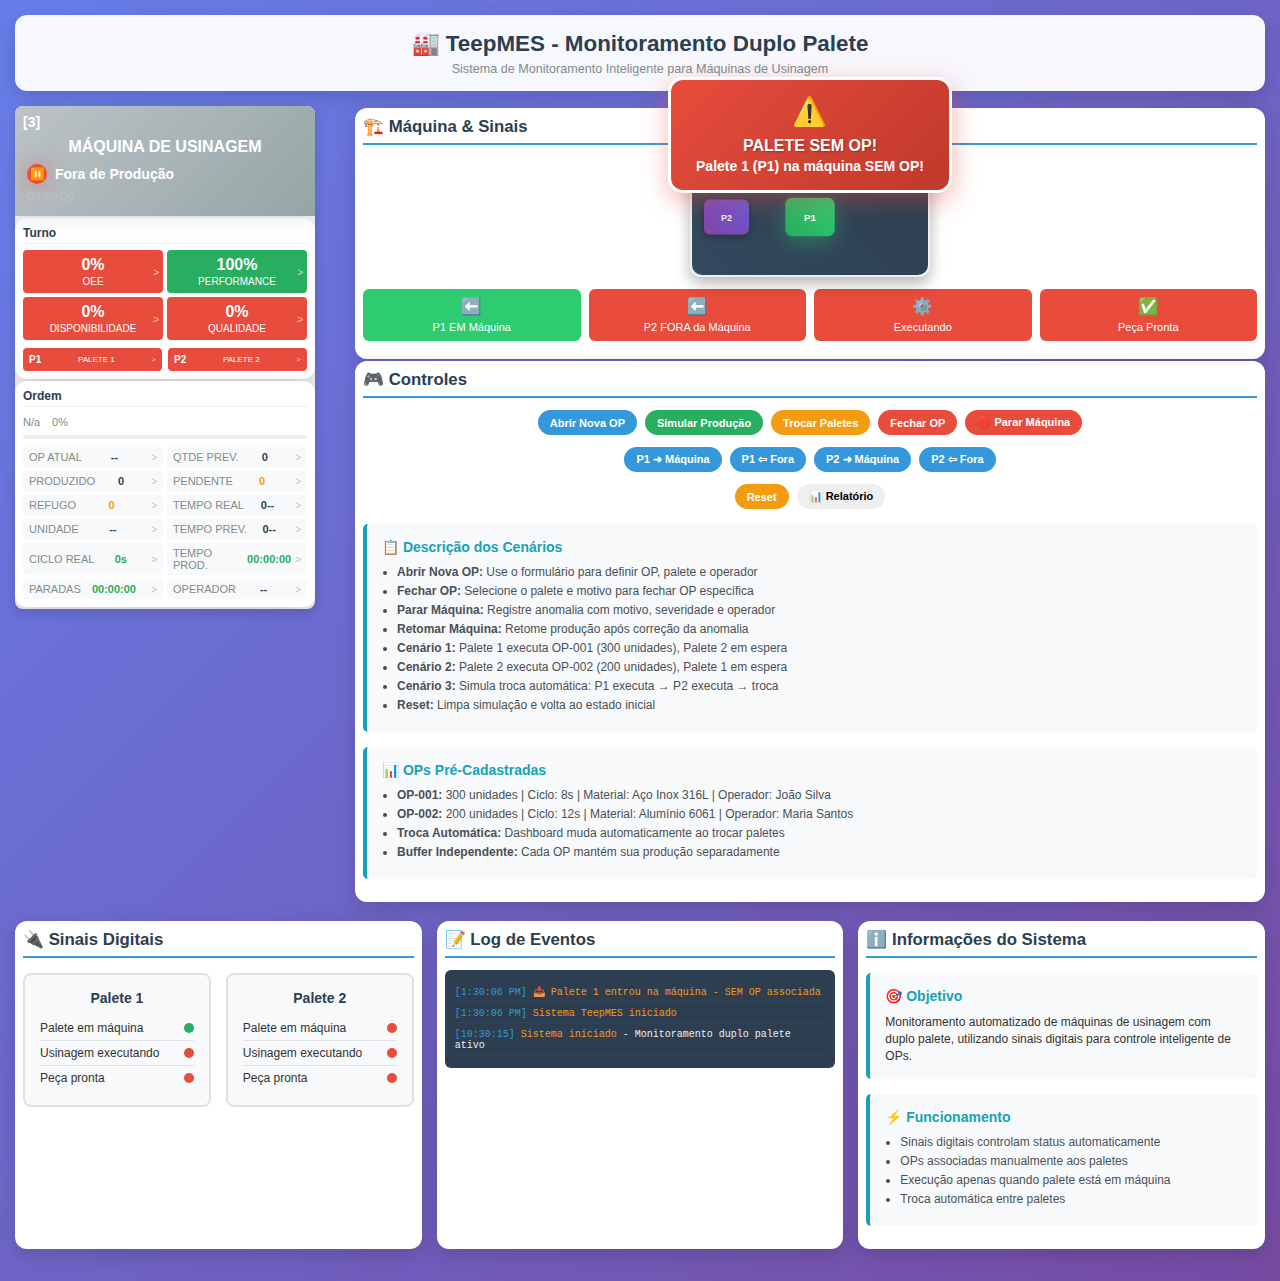
<file: index.html>
<!DOCTYPE html>
<html lang="pt-BR">
<head>
    <meta charset="UTF-8">
    <meta name="viewport" content="width=device-width, initial-scale=1.0">
    <title>TeepMES - Duplo Palete (Compacto)</title>
    <style>
        * {
            margin: 0;
            padding: 0;
            box-sizing: border-box;
        }

        body {
            font-family: 'Segoe UI', Tahoma, Geneva, Verdana, sans-serif;
            background: linear-gradient(135deg, #667eea 0%, #764ba2 100%);
            min-height: 100vh;
            color: #333;
            font-size: 14px;
        }

        .container {
            max-width: 1400px;
            margin: 0 auto;
            padding: 15px;
        }

        .header {
            text-align: center;
            background: rgba(255, 255, 255, 0.95);
            padding: 15px;
            border-radius: 12px;
            margin-bottom: 15px;
            box-shadow: 0 6px 20px rgba(0, 0, 0, 0.15);
        }

        .header h1 {
            color: #2c3e50;
            font-size: 1.6em;
            margin-bottom: 5px;
        }

        .header p {
            color: #7f8c8d;
            font-size: 0.9em;
        }

        .main-grid {
            display: grid;
            grid-template-columns: 320px 1fr;
            gap: 20px;
            margin-bottom: 15px;
            align-items: start;
        }

        .main-grid-3 {
            display: grid;
            grid-template-columns: 1fr 1fr 1fr;
            gap: 15px;
            margin-bottom: 15px;
        }

        .section {
            background: rgba(255, 255, 255, 0.95);
            padding: 15px;
            border-radius: 12px;
            box-shadow: 0 6px 20px rgba(0, 0, 0, 0.15);
        }

        .section h2 {
            color: #2c3e50;
            margin-bottom: 12px;
            font-size: 1.2em;
            border-bottom: 2px solid #3498db;
            padding-bottom: 6px;
        }

        .machine-container {
            display: flex;
            justify-content: center;
            align-items: center;
            margin: 12px 0;
            position: relative;
            flex-direction: column;
        }

        /* Aviso de Palete sem OP */
        .pallet-warning {
            position: absolute;
            top: -80px;
            left: 50%;
            transform: translateX(-50%);
            background: linear-gradient(135deg, #e74c3c, #c0392b);
            color: white;
            padding: 15px 25px;
            border-radius: 15px;
            box-shadow: 0 8px 25px rgba(231, 76, 60, 0.4);
            border: 3px solid #fff;
            z-index: 10;
            animation: warningPulse 2s infinite;
            text-align: center;
            min-width: 280px;
            max-width: 350px;
        }

        .warning-icon {
            font-size: 2em;
            margin-bottom: 8px;
            animation: warningBounce 1s infinite;
        }

        .warning-text {
            font-size: 14px;
            font-weight: bold;
            line-height: 1.3;
        }

        .warning-text strong {
            font-size: 16px;
            text-shadow: 1px 1px 2px rgba(0,0,0,0.3);
        }

        @keyframes warningPulse {
            0% { 
                transform: translateX(-50%) scale(1);
                box-shadow: 0 8px 25px rgba(231, 76, 60, 0.4);
            }
            50% { 
                transform: translateX(-50%) scale(1.05);
                box-shadow: 0 12px 35px rgba(231, 76, 60, 0.6);
            }
            100% { 
                transform: translateX(-50%) scale(1);
                box-shadow: 0 8px 25px rgba(231, 76, 60, 0.4);
            }
        }

        @keyframes warningBounce {
            0%, 100% { transform: translateY(0); }
            50% { transform: translateY(-5px); }
        }

        .machine {
            width: 240px;
            height: 120px;
            background: linear-gradient(45deg, #34495e, #2c3e50);
            border-radius: 12px;
            position: relative;
            box-shadow: 0 6px 15px rgba(0, 0, 0, 0.3);
            border: 2px solid #ecf0f1;
        }

        .machine::before {
            content: "MÁQUINA DE USINAGEM";
            position: absolute;
            top: -30px;
            left: 50%;
            transform: translateX(-50%);
            background: #e74c3c;
            color: white;
            padding: 6px 15px;
            border-radius: 15px;
            font-weight: bold;
            font-size: 12px;
        }

        .pallet {
            width: 45px;
            height: 35px;
            background: linear-gradient(45deg, #f39c12, #e67e22);
            border-radius: 6px;
            position: absolute;
            top: 50%;
            transform: translateY(-50%);
            display: flex;
            align-items: center;
            justify-content: center;
            color: white;
            font-weight: bold;
            font-size: 9px;
            box-shadow: 0 2px 6px rgba(0, 0, 0, 0.3);
            transition: all 0.5s ease;
            cursor: pointer;
        }

        /* Posicionamento base dos paletes */
        .pallet-1 { left: 12px; }
        .pallet-2 { right: 12px; }

        /* Palete ativo (em usinagem) - sempre no centro */
        .pallet.active {
            left: 50% !important;
            right: auto !important;
            transform: translateX(-50%) translateY(-50%) scale(1.1);
            background: linear-gradient(45deg, #27ae60, #2ecc71);
            box-shadow: 0 5px 20px rgba(46, 204, 113, 0.4);
            z-index: 2;
        }

        /* Palete inativo (fora da máquina) - sempre à esquerda (roxo) */
        .pallet.waiting {
            left: 12px !important;
            right: auto !important;
            background: linear-gradient(45deg, #8e44ad, #6c5ce7);
            opacity: 0.9;
            z-index: 1;
        }

        /* Palete neutro (sem status específico) */
        .pallet.neutral {
            background: linear-gradient(45deg, #95a5a6, #7f8c8d);
            opacity: 0.7;
        }

        .signal-grid {
            display: grid;
            grid-template-columns: repeat(4, 1fr);
            gap: 8px;
            margin: 10px 0;
        }

        .signal {
            text-align: center;
            padding: 8px;
            background: #ecf0f1;
            border-radius: 6px;
            font-size: 11px;
        }

        .signal.active {
            background: #2ecc71;
            color: white;
        }

        .signal.inactive {
            background: #e74c3c;
            color: white;
        }

        /* Overrides para sinais de FORA da máquina: ativo = FORA (vermelho), inativo = DENTRO (verde) */
        #signal-p1-out.signal.active, #signal-p2-out.signal.active {
            background: #e74c3c;
            color: white;
        }
        #signal-p1-out.signal.inactive, #signal-p2-out.signal.inactive {
            background: #2ecc71;
            color: white;
        }

        .signal-icon {
            font-size: 1.5em;
            margin-bottom: 5px;
        }

        .op-panel {
            display: flex;
            gap: 10px;
            margin: 10px 0;
        }

        .op-card {
            flex: 1;
            background: #f8f9fa;
            border-radius: 8px;
            padding: 12px;
            border-left: 4px solid #3498db;
        }

        .op-card.executing {
            border-left-color: #27ae60;
            background: #d5f4e6;
        }

        .op-card.stopped {
            border-left-color: #e74c3c;
            background: #fadbd8;
        }

        .op-card h3 {
            color: #2c3e50;
            margin-bottom: 10px;
            font-size: 1em;
        }

        .op-status {
            display: inline-block;
            padding: 4px 10px;
            border-radius: 15px;
            font-size: 10px;
            font-weight: bold;
            text-transform: uppercase;
        }

        .status-executing {
            background: #27ae60;
            color: white;
        }

        .status-stopped {
            background: #e74c3c;
            color: white;
        }

        .production-counter {
            font-size: 1.5em;
            font-weight: bold;
            color: #2c3e50;
            margin: 8px 0;
        }

        .controls {
            display: flex;
            gap: 8px;
            justify-content: center;
            margin: 12px 0;
            flex-wrap: wrap;
        }

        .btn {
            padding: 6px 12px;
            border: none;
            border-radius: 15px;
            font-weight: bold;
            cursor: pointer;
            transition: all 0.3s ease;
            font-size: 11px;
        }

        .btn-primary {
            background: #3498db;
            color: white;
        }

        .btn-success {
            background: #27ae60;
            color: white;
        }

        .btn-warning {
            background: #f39c12;
            color: white;
        }

        .btn-danger {
            background: #e74c3c;
            color: white;
        }

        .btn:hover {
            transform: translateY(-2px);
            box-shadow: 0 3px 10px rgba(0, 0, 0, 0.2);
        }

        /* Tooltip styles */
        .btn[title]:hover::after {
            content: attr(title);
            position: absolute;
            bottom: 100%;
            left: 50%;
            transform: translateX(-50%);
            background: rgba(0, 0, 0, 0.8);
            color: white;
            padding: 5px 10px;
            border-radius: 4px;
            font-size: 12px;
            white-space: nowrap;
            z-index: 1000;
            margin-bottom: 5px;
        }

        .btn[title]:hover::before {
            content: '';
            position: absolute;
            bottom: 100%;
            left: 50%;
            transform: translateX(-50%);
            border: 5px solid transparent;
            border-top-color: rgba(0, 0, 0, 0.8);
            z-index: 1000;
        }

        .oee-dashboard {
            display: grid;
            grid-template-columns: repeat(4, 1fr);
            gap: 15px;
            margin: 15px 0;
        }

        .oee-card {
            background: linear-gradient(135deg, #667eea, #764ba2);
            color: white;
            padding: 15px;
            border-radius: 10px;
            text-align: center;
        }

        .oee-value {
            font-size: 1.8em;
            font-weight: bold;
            margin: 5px 0;
        }

        .oee-card h3 {
            font-size: 0.9em;
            margin-bottom: 5px;
        }

        .oee-card p {
            font-size: 0.8em;
            opacity: 0.9;
        }

        .signal-flow {
            display: grid;
            grid-template-columns: 1fr 1fr;
            gap: 15px;
            margin: 15px 0;
        }

        .signal-card {
            background: #f8f9fa;
            border-radius: 8px;
            padding: 15px;
            border: 2px solid #dee2e6;
        }

        .signal-card h4 {
            color: #2c3e50;
            margin-bottom: 10px;
            text-align: center;
            font-size: 1em;
        }

        .signal-list {
            list-style: none;
        }

        .signal-list li {
            padding: 5px 0;
            border-bottom: 1px solid #dee2e6;
            display: flex;
            justify-content: space-between;
            align-items: center;
            font-size: 12px;
        }

        .signal-list li:last-child {
            border-bottom: none;
        }

        .signal-status {
            width: 10px;
            height: 10px;
            border-radius: 50%;
            background: #e74c3c;
        }

        .signal-status.active {
            background: #27ae60;
        }

        .log-container {
            background: #2c3e50;
            color: #ecf0f1;
            padding: 10px;
            border-radius: 6px;
            margin: 10px 0;
            max-height: 120px;
            overflow-y: auto;
            font-family: 'Courier New', monospace;
            font-size: 10px;
        }

        .log-entry {
            margin: 3px 0;
            padding: 3px 0;
            border-bottom: 1px solid #34495e;
        }

        .log-time {
            color: #3498db;
        }

        .log-event {
            color: #f39c12;
        }

        .log-success {
            color: #27ae60;
            font-weight: bold;
        }

        .log-warning {
            color: #f39c12;
            font-weight: bold;
        }

        .log-danger {
            color: #e74c3c;
            font-weight: bold;
        }

        .log-production {
            color: #3498db;
            font-weight: bold;
        }

        .rules-box {
            background: #f8f9fa;
            border-left: 4px solid #17a2b8;
            padding: 15px;
            margin: 15px 0;
            border-radius: 5px;
        }

        .rules-box h4 {
            color: #17a2b8;
            margin-bottom: 10px;
            font-size: 1em;
        }

        .rules-box ul {
            margin-left: 15px;
            font-size: 12px;
        }

        .rules-box li {
            margin: 5px 0;
            color: #495057;
        }

        .highlight {
            background: linear-gradient(120deg, #a8edea 0%, #fed6e3 100%);
            padding: 2px 6px;
            border-radius: 3px;
            font-weight: bold;
        }

        @keyframes pulse {
            0% { transform: scale(1); }
            50% { transform: scale(1.05); }
            100% { transform: scale(1); }
        }

        .pulse {
            animation: pulse 2s infinite;
        }

        @keyframes slideIn {
            from { opacity: 0; transform: translateX(-30px); }
            to { opacity: 1; transform: translateX(0); }
        }

        @keyframes slideInRight {
            from { opacity: 0; transform: translateX(100px); }
            to { opacity: 1; transform: translateX(0); }
        }

        @keyframes slideOutRight {
            from { opacity: 1; transform: translateX(0); }
            to { opacity: 0; transform: translateX(100px); }
        }

        .slide-in {
            animation: slideIn 0.3s ease-out;
        }

        .full-width {
            grid-column: 1 / -1;
        }

        .compact-text {
            font-size: 12px;
            line-height: 1.4;
        }

        /* Modal de Abertura de OP */
        .modal {
            display: none;
            position: fixed;
            z-index: 1000;
            left: 0;
            top: 0;
            width: 100%;
            height: 100%;
            background-color: rgba(0, 0, 0, 0.5);
            backdrop-filter: blur(5px);
        }

        .modal-content {
            background: rgba(255, 255, 255, 0.98);
            position: absolute;
            top: 50%;
            left: 50%;
            transform: translate(-50%, -50%);
            padding: 20px;
            border-radius: 16px;
            width: min(92vw, 720px);
            max-width: 92vw;
            max-height: 86vh;
            overflow: auto;
            box-shadow: 0 20px 50px rgba(0, 0, 0, 0.3);
            animation: slideIn 0.3s ease-out;
        }

        .modal-header {
            text-align: center;
            margin-bottom: 25px;
            padding-bottom: 15px;
            border-bottom: 2px solid #3498db;
        }

        .modal-header h2 {
            color: #2c3e50;
            font-size: 1.6em;
            margin-bottom: 8px;
        }

        .modal-header p {
            color: #7f8c8d;
            font-size: 0.9em;
        }

        .op-info {
            background: #e8f4fd;
            border-left: 4px solid #3498db;
            padding: 15px;
            margin: 20px 0;
            border-radius: 8px;
        }

        .op-info h4 {
            color: #2980b9;
            margin-bottom: 10px;
        }

        /* Status dos Paletes no Modal */
        .pallet-status-info {
            background: #f8f9fa;
            border-left: 4px solid #28a745;
            padding: 15px;
            margin: 20px 0;
            border-radius: 8px;
        }

        .pallet-status-info h4 {
            color: #28a745;
            margin-bottom: 10px;
        }

        .pallet-status-grid {
            display: grid;
            grid-template-columns: 1fr 1fr;
            gap: 10px;
        }

        .pallet-status-item {
            display: flex;
            align-items: center;
            padding: 8px;
            background: white;
            border-radius: 6px;
            border: 1px solid #dee2e6;
        }

        .pallet-status-indicator {
            width: 12px;
            height: 12px;
            border-radius: 50%;
            margin-right: 8px;
            background: #6c757d;
        }

        .pallet-status-indicator.available {
            background: #28a745;
        }

        .pallet-status-indicator.occupied {
            background: #dc3545;
        }

        .pallet-status-indicator.active {
            background: #007bff;
        }

        .pallet-status-text {
            font-size: 12px;
            flex-grow: 1;
        }

        .form-group {
            margin-bottom: 20px;
        }

        .form-group label {
            display: block;
            margin-bottom: 8px;
            color: #2c3e50;
            font-weight: bold;
            font-size: 0.9em;
        }

        .form-group input, .form-group select, .form-group textarea {
            width: 100%;
            padding: 12px 15px;
            border: 2px solid #ecf0f1;
            border-radius: 10px;
            font-size: 1em;
            transition: all 0.3s ease;
            background: white;
            font-family: inherit;
        }

        .form-group textarea {
            resize: vertical;
            min-height: 80px;
        }

        .form-group input:focus, .form-group select:focus, .form-group textarea:focus {
            outline: none;
            border-color: #3498db;
            box-shadow: 0 0 10px rgba(52, 152, 219, 0.3);
        }

        .form-group input::placeholder {
            color: #bdc3c7;
        }

        .modal-buttons {
            display: flex;
            gap: 15px;
            justify-content: center;
            margin-top: 25px;
        }

        .btn-modal {
            padding: 12px 25px;
            border: none;
            border-radius: 25px;
            font-weight: bold;
            cursor: pointer;
            transition: all 0.3s ease;
            font-size: 1em;
            min-width: 120px;
        }

        .btn-confirm {
            background: #27ae60;
            color: white;
        }

        .btn-cancel {
            background: #e74c3c;
            color: white;
        }

        .btn-modal:hover {
            transform: translateY(-2px);
            box-shadow: 0 5px 15px rgba(0, 0, 0, 0.2);
        }

        .close {
            color: #aaa;
            float: right;
            font-size: 28px;
            font-weight: bold;
            cursor: pointer;
            position: absolute;
            right: 20px;
            top: 15px;
        }

        .close:hover {
            color: #e74c3c;
        }

        .op-info {
            background: #f8f9fa;
            padding: 15px;
            border-radius: 10px;
            margin: 15px 0;
            border-left: 4px solid #17a2b8;
        }

        .op-info h4 {
            color: #17a2b8;
            margin-bottom: 8px;
            font-size: 1em;
        }

        .op-info p {
            color: #495057;
            font-size: 0.85em;
            margin: 3px 0;
        }

        /* Dashboard de Visualização da Máquina - Formato Real */
        .machine-dashboard {
            width: 100%;
            max-width: 300px;
            margin: 0;
            background: #f5f5f5;
            border-radius: 8px;
            overflow: hidden;
            box-shadow: 0 4px 12px rgba(0, 0, 0, 0.15);
            font-family: 'Segoe UI', Tahoma, Geneva, Verdana, sans-serif;
        }

        .machine-header {
            background: #2c3e50;
            color: white;
            padding: 12px;
            position: relative;
            transition: all 0.3s ease;
        }

        .machine-header.status-production {
            background: linear-gradient(135deg, #27ae60, #2ecc71);
            box-shadow: 0 4px 15px rgba(39, 174, 96, 0.3);
        }

        .machine-header.status-setup {
            background: linear-gradient(135deg, #f1c40f, #f39c12);
            box-shadow: 0 4px 15px rgba(241, 196, 15, 0.3);
        }

        .machine-header.status-stopped {
            background: linear-gradient(135deg, #e74c3c, #c0392b);
            box-shadow: 0 4px 15px rgba(231, 76, 60, 0.3);
        }

        .machine-header.status-waiting {
            background: linear-gradient(135deg, #95a5a6, #7f8c8d);
            box-shadow: 0 4px 15px rgba(149, 165, 166, 0.3);
        }

        .machine-header.status-idle {
            background: linear-gradient(135deg, #bdc3c7, #95a5a6);
            box-shadow: 0 4px 15px rgba(189, 195, 199, 0.3);
        }

        .machine-id {
            position: absolute;
            top: 8px;
            left: 8px;
            font-weight: bold;
            font-size: 14px;
        }

        .machine-name {
            font-size: 16px;
            font-weight: bold;
            margin-top: 20px;
            margin-bottom: 8px;
            text-align: center;
        }

        .machine-status {
            display: flex;
            align-items: center;
            gap: 8px;
            margin-bottom: 6px;
        }

        .status-icon {
            width: 20px;
            height: 20px;
            border-radius: 50%;
            display: flex;
            align-items: center;
            justify-content: center;
            font-size: 12px;
        }

        .status-icon.production {
            background: #27ae60;
            color: white;
            box-shadow: 0 0 20px rgba(39, 174, 96, 0.5);
        }

        .status-icon.setup {
            background: #f1c40f;
            color: white;
            box-shadow: 0 0 20px rgba(241, 196, 15, 0.5);
        }

        .status-icon.stopped {
            background: #e74c3c;
            color: white;
            box-shadow: 0 0 20px rgba(231, 76, 60, 0.5);
        }

        .status-icon.waiting {
            background: #95a5a6;
            color: white;
            box-shadow: 0 0 20px rgba(149, 165, 166, 0.5);
        }

        .status-text {
            font-size: 14px;
            font-weight: bold;
        }

        .status-timer {
            font-size: 12px;
            color: #bdc3c7;
        }

        .section {
            background: white;
            margin: 2px 0;
            padding: 8px;
        }

        .section-title {
            font-size: 12px;
            font-weight: bold;
            margin-bottom: 6px;
            color: #2c3e50;
            border-bottom: 1px solid #ecf0f1;
            padding-bottom: 3px;
        }

        .metrics-grid {
            display: grid;
            grid-template-columns: 1fr 1fr;
            gap: 4px;
        }

        .metric-item {
            background: #e74c3c;
            color: white;
            text-align: center;
            padding: 6px;
            border-radius: 4px;
            position: relative;
        }

        .metric-item.good {
            background: #27ae60;
        }

        .metric-item.warning {
            background: #f39c12;
        }

        .metric-value {
            font-size: 16px;
            font-weight: bold;
        }

        .metric-label {
            font-size: 10px;
            margin-top: 2px;
        }

        .metric-arrow {
            position: absolute;
            right: 4px;
            top: 50%;
            transform: translateY(-50%);
            font-size: 10px;
            color: rgba(255, 255, 255, 0.7);
        }

        .production-grid {
            display: grid;
            grid-template-columns: 1fr 1fr;
            gap: 4px;
        }

        .production-item {
            display: flex;
            justify-content: space-between;
            align-items: center;
            padding: 4px 6px;
            background: #f8f9fa;
            border-radius: 3px;
            font-size: 11px;
        }

        .production-label {
            color: #7f8c8d;
            font-weight: normal;
        }

        .production-value {
            font-weight: bold;
            color: #2c3e50;
        }

        .production-value.good {
            color: #27ae60;
        }

        .production-value.warning {
            color: #f39c12;
        }

        .production-value.danger {
            color: #e74c3c;
        }

        .production-arrow {
            margin-left: 4px;
            font-size: 10px;
            color: #bdc3c7;
        }

        /* Indicadores dos Paletes */
        .pallet-indicators-grid {
            display: grid;
            grid-template-columns: repeat(2, 1fr);
            gap: 6px;
            margin-top: 8px;
        }

        .pallet-indicator {
            background: #e74c3c;
            border-radius: 4px;
            padding: 6px;
            display: flex;
            align-items: center;
            justify-content: space-between;
            transition: all 0.3s ease;
        }

        .pallet-indicator.in-machine {
            background: #27ae60;
        }

        .pallet-indicator.op-waiting {
            background: #f39c12;
        }

        .pallet-indicator-value {
            color: white;
            font-weight: bold;
            font-size: 10px;
            margin-right: 4px;
        }

        .pallet-indicator-label {
            color: white;
            font-size: 8px;
            flex-grow: 1;
            text-align: center;
        }

        .pallet-indicator-arrow {
            margin-left: 4px;
            font-size: 8px;
            color: rgba(255, 255, 255, 0.7);
        }

        /* Responsividade */
        @media (max-width: 768px) {
            .main-grid {
                grid-template-columns: 1fr;
                gap: 15px;
            }
            
            .main-grid-3 {
                grid-template-columns: 1fr;
            }
            
            .machine-dashboard {
                max-width: 100%;
                padding: 10px;
            }
            
            .production-grid {
                grid-template-columns: repeat(2, 1fr);
            }
            
            .metrics-grid {
                grid-template-columns: repeat(2, 1fr);
            }
            
            .controls {
                flex-direction: column;
                align-items: center;
            }
            
            .btn {
                width: 100%;
                max-width: 200px;
            }
        }

        @media (max-width: 480px) {
            .container {
                padding: 10px;
            }
            
            .production-grid {
                grid-template-columns: 1fr;
            }
            
            .metrics-grid {
                grid-template-columns: 1fr;
            }
            
            .machine {
                width: 200px;
                height: 100px;
            }
            
            .pallet {
                width: 35px;
                height: 25px;
                font-size: 8px;
            }
            
            .pallet-warning {
                top: -70px;
                min-width: 250px;
                max-width: 300px;
                padding: 12px 20px;
            }
            
            .warning-text {
                font-size: 12px;
            }
            
            .warning-text strong {
                font-size: 14px;
            }
        }
    </style>
</head>
<body>
    <div class="container">
        <div class="header">
            <h1>🏭 TeepMES - Monitoramento Duplo Palete</h1>
            <p>Sistema de Monitoramento Inteligente para Máquinas de Usinagem</p>
        </div>

        <div class="main-grid">
            <!-- DASHBOARD DA MÁQUINA - LADO ESQUERDO -->
            <div class="machine-dashboard">
                <div class="machine-header">
                    <div class="machine-id">[3]</div>
                    <div class="machine-name">MÁQUINA DE USINAGEM</div>
                    <div class="machine-status">
                        <div class="status-icon" id="machine-status-icon">
                            <span id="status-symbol">⏸</span>
                        </div>
                        <div class="status-text" id="machine-status-text">Fora de Produção</div>
                    </div>
                    <div class="status-timer" id="machine-timer">00:00:00</div>
                </div>

                <div class="section">
                    <div class="section-title">Turno</div>
                    <div class="metrics-grid">
                        <div class="metric-item" id="oee-item">
                            <div class="metric-value" id="oee-value">0%</div>
                            <div class="metric-label">OEE</div>
                            <div class="metric-arrow">></div>
                        </div>
                        <div class="metric-item" id="performance-item">
                            <div class="metric-value" id="performance-value">0%</div>
                            <div class="metric-label">PERFORMANCE</div>
                            <div class="metric-arrow">></div>
                        </div>
                        <div class="metric-item" id="availability-item">
                            <div class="metric-value" id="availability-value">0%</div>
                            <div class="metric-label">DISPONIBILIDADE</div>
                            <div class="metric-arrow">></div>
                        </div>
                        <div class="metric-item" id="quality-item">
                            <div class="metric-value" id="quality-value">0%</div>
                            <div class="metric-label">QUALIDADE</div>
                            <div class="metric-arrow">></div>
                        </div>
                    </div>
                    
                    <!-- Indicadores dos Paletes -->
                    <div style="margin-top: 8px;">
                        <div class="pallet-indicators-grid">
                            <div class="pallet-indicator" id="pallet1-indicator">
                                <div class="pallet-indicator-value" id="pallet1-status">P1</div>
                                <div class="pallet-indicator-label">PALETE 1</div>
                                <div class="pallet-indicator-arrow">></div>
                            </div>
                            <div class="pallet-indicator" id="pallet2-indicator">
                                <div class="pallet-indicator-value" id="pallet2-status">P2</div>
                                <div class="pallet-indicator-label">PALETE 2</div>
                                <div class="pallet-indicator-arrow">></div>
                            </div>
                        </div>
                    </div>
                </div>

                <div class="section">
                    <div class="section-title">Ordem</div>
                    <div style="margin-bottom: 6px;">
                        <span style="font-size: 11px; color: #7f8c8d;" id="current-op-display">N/a</span>
                        <span style="font-size: 11px; color: #7f8c8d; margin-left: 8px;" id="progress-percentage">0%</span>
                    </div>
                    <!-- Barra de progresso -->
                    <div style="background: #ecf0f1; height: 4px; border-radius: 2px; margin-bottom: 8px; overflow: hidden;">
                        <div id="progress-bar" style="background: #27ae60; height: 100%; width: 0%; transition: width 0.3s ease;"></div>
                    </div>
                    <div class="production-grid">
                        <div class="production-item">
                            <span class="production-label">OP ATUAL</span>
                            <span class="production-value" id="current-op">--</span>
                            <span class="production-arrow">></span>
                        </div>
                        <div class="production-item">
                            <span class="production-label">QTDE PREV.</span>
                            <span class="production-value" id="planned-qty">0</span>
                            <span class="production-arrow">></span>
                        </div>
                        <div class="production-item">
                            <span class="production-label">PRODUZIDO</span>
                            <span class="production-value" id="produced-qty">0</span>
                            <span class="production-arrow">></span>
                        </div>
                        <div class="production-item">
                            <span class="production-label">PENDENTE</span>
                            <span class="production-value warning" id="pending-qty">0</span>
                            <span class="production-arrow">></span>
                        </div>
                        <div class="production-item">
                            <span class="production-label">REFUGO</span>
                            <span class="production-value warning" id="scrap-qty">0</span>
                            <span class="production-arrow">></span>
                        </div>
                        <div class="production-item">
                            <span class="production-label">TEMPO REAL</span>
                            <span class="production-value">0--</span>
                            <span class="production-arrow">></span>
                        </div>
                        <div class="production-item">
                            <span class="production-label">UNIDADE</span>
                            <span class="production-value">--</span>
                            <span class="production-arrow">></span>
                        </div>
                        <div class="production-item">
                            <span class="production-label">TEMPO PREV.</span>
                            <span class="production-value">0--</span>
                            <span class="production-arrow">></span>
                        </div>
                        <div class="production-item">
                            <span class="production-label">CICLO REAL</span>
                            <span class="production-value good" id="real-cycle">0s</span>
                            <span class="production-arrow">></span>
                        </div>
                        <div class="production-item">
                            <span class="production-label">TEMPO PROD.</span>
                            <span class="production-value good" id="prod-time">00:00:00</span>
                            <span class="production-arrow">></span>
                        </div>
                        <div class="production-item">
                            <span class="production-label">PARADAS</span>
                            <span class="production-value good" id="stop-time">00:00:00</span>
                            <span class="production-arrow">></span>
                        </div>
                        <div class="production-item">
                            <span class="production-label">OPERADOR</span>
                            <span class="production-value" id="operator-name">--</span>
                            <span class="production-arrow">></span>
                        </div>
                    </div>
                </div>
            </div>

            <!-- SIMULADOR E EXEMPLO DA MÁQUINA - LADO DIREITO -->
            <div>
                <!-- VISUALIZAÇÃO DA MÁQUINA -->
                <div class="section">
                    <h2>🏗️ Máquina & Sinais</h2>
                    <div class="machine-container">
                        <!-- Aviso de Palete sem OP -->
                        <div class="pallet-warning" id="pallet-warning" style="display: none;">
                            <div class="warning-icon">⚠️</div>
                            <div class="warning-text">
                                <strong>PALETE SEM OP!</strong><br>
                                <span id="warning-pallet-info">Palete ativo sem Ordem de Produção</span>
                            </div>
                        </div>
                        
                        <div class="machine">
                            <div class="pallet pallet-1" id="pallet1">
                                <span>P1</span>
                            </div>
                            <div class="pallet pallet-2" id="pallet2">
                                <span>P2</span>
                            </div>
                        </div>
                    </div>

                    <div class="signal-grid">
                        <div class="signal" id="signal-p1-out">
                            <div class="signal-icon">⬅️</div>
                            <div>P1 FORA da Máquina</div>
                        </div>
                        <div class="signal" id="signal-p2-out">
                            <div class="signal-icon">⬅️</div>
                            <div>P2 FORA da Máquina</div>
                        </div>
                        <div class="signal" id="signal-executing">
                            <div class="signal-icon">⚙️</div>
                            <div>Executando</div>
                        </div>
                        <div class="signal" id="signal-ready">
                            <div class="signal-icon">✅</div>
                            <div>Peça Pronta</div>
                        </div>
                    </div>
                </div>

                <!-- CONTROLES -->
                <div class="section">
                    <h2>🎮 Controles</h2>
                    <div class="controls">
                        <button class="btn btn-primary" onclick="openOPModal()" title="Abrir nova Ordem de Produção">Abrir Nova OP</button>
                        <button class="btn btn-success" onclick="simulateProduction()" title="Simular produção de uma peça">Simular Produção</button>
                        <button class="btn btn-warning" onclick="switchPallets()" title="Trocar palete ativo">Trocar Paletes</button>
                        <button class="btn btn-danger" onclick="openCloseOPModal()" title="Fechar OP por palete">Fechar OP</button>
                        <button class="btn btn-danger" onclick="openStopMachineModal()" title="Parar máquina por anomalia" id="stop-machine-btn">🛑 Parar Máquina</button>
                        <button class="btn btn-success" onclick="resumeMachine()" title="Retomar máquina após parada" id="resume-machine-btn" style="display: none;">▶️ Retomar Máquina</button>
                    </div>

                    <div class="controls">
                        <button class="btn btn-primary" onclick="palletEnterMachine(1)" title="Colocar P1 na máquina">P1 ➜ Máquina</button>
                        <button class="btn btn-primary" onclick="palletExitMachine(1)" title="Retirar P1 da máquina">P1 ⇦ Fora</button>
                        <button class="btn btn-primary" onclick="palletEnterMachine(2)" title="Colocar P2 na máquina">P2 ➜ Máquina</button>
                        <button class="btn btn-primary" onclick="palletExitMachine(2)" title="Retirar P2 da máquina">P2 ⇦ Fora</button>
                    </div>

                    <div class="controls">
                        <button class="btn btn-warning" onclick="resetSimulation()" title="Volta ao estado inicial">Reset</button>
          <button class="btn btn-info" onclick="generateTimelineReport()" title="Gerar relatório da linha do tempo">📊 Relatório</button>
                    </div>
                    
                    <div class="rules-box">
                        <h4>📋 Descrição dos Cenários</h4>
                        <ul>
                            <li><strong>Abrir Nova OP:</strong> Use o formulário para definir OP, palete e operador</li>
                            <li><strong>Fechar OP:</strong> Selecione o palete e motivo para fechar OP específica</li>
                            <li><strong>Parar Máquina:</strong> Registre anomalia com motivo, severidade e operador</li>
                            <li><strong>Retomar Máquina:</strong> Retome produção após correção da anomalia</li>
                            <li><strong>Cenário 1:</strong> Palete 1 executa OP-001 (300 unidades), Palete 2 em espera</li>
                            <li><strong>Cenário 2:</strong> Palete 2 executa OP-002 (200 unidades), Palete 1 em espera</li>
                            <li><strong>Cenário 3:</strong> Simula troca automática: P1 executa → P2 executa → troca</li>
                            <li><strong>Reset:</strong> Limpa simulação e volta ao estado inicial</li>
                        </ul>
                    </div>
                    
                    <div class="rules-box">
                        <h4>📊 OPs Pré-Cadastradas</h4>
                        <ul>
                            <li><strong>OP-001:</strong> 300 unidades | Ciclo: 8s | Material: Aço Inox 316L | Operador: João Silva</li>
                            <li><strong>OP-002:</strong> 200 unidades | Ciclo: 12s | Material: Alumínio 6061 | Operador: Maria Santos</li>
                            <li><strong>Troca Automática:</strong> Dashboard muda automaticamente ao trocar paletes</li>
                            <li><strong>Buffer Independente:</strong> Cada OP mantém sua produção separadamente</li>
                        </ul>
                    </div>
                </div>
            </div>


        </div>

        <div class="main-grid-3">
            <!-- SINAIS DIGITAIS -->
            <div class="section">
                <h2>🔌 Sinais Digitais</h2>
                <div class="signal-flow">
                    <div class="signal-card">
                        <h4>Palete 1</h4>
                        <ul class="signal-list">
                            <li>
                                <span>Palete em máquina</span>
                                <div class="signal-status" id="p1-machine-status"></div>
                            </li>
                            <li>
                                <span>Usinagem executando</span>
                                <div class="signal-status" id="p1-exec-status"></div>
                            </li>
                            <li>
                                <span>Peça pronta</span>
                                <div class="signal-status" id="p1-ready-status"></div>
                            </li>
                        </ul>
                    </div>
                    <div class="signal-card">
                        <h4>Palete 2</h4>
                        <ul class="signal-list">
                            <li>
                                <span>Palete em máquina</span>
                                <div class="signal-status" id="p2-machine-status"></div>
                            </li>
                            <li>
                                <span>Usinagem executando</span>
                                <div class="signal-status" id="p2-exec-status"></div>
                            </li>
                            <li>
                                <span>Peça pronta</span>
                                <div class="signal-status" id="p2-ready-status"></div>
                            </li>
                        </ul>
                    </div>
                </div>
            </div>

            <!-- LOG DE EVENTOS -->
            <div class="section">
                <h2>📝 Log de Eventos</h2>
                <div class="log-container" id="event-log">
                    <div class="log-entry">
                        <span class="log-time">[10:30:15]</span> 
                        <span class="log-event">Sistema iniciado</span> - Monitoramento duplo palete ativo
                    </div>
                </div>
            </div>

            <!-- INFORMAÇÕES ADICIONAIS -->
            <div class="section">
                <h2>ℹ️ Informações do Sistema</h2>
                <div class="rules-box">
                    <h4>🎯 Objetivo</h4>
                    <p class="compact-text">Monitoramento automatizado de máquinas de usinagem com duplo palete, utilizando sinais digitais para controle inteligente de OPs.</p>
                </div>
                
                <div class="rules-box">
                    <h4>⚡ Funcionamento</h4>
                    <ul>
                        <li>Sinais digitais controlam status automaticamente</li>
                        <li>OPs associadas manualmente aos paletes</li>
                        <li>Execução apenas quando palete está em máquina</li>
                        <li>Troca automática entre paletes</li>
                    </ul>
                </div>
            </div>
        </div>
    </div>

    <!-- Modal de Abertura de OP -->
    <div id="opModal" class="modal">
        <div class="modal-content">
            <span class="close" onclick="closeModal()">&times;</span>
            <div class="modal-header">
                <h2>🏭 Abertura de OP Simulação</h2>
                <p>Configure os parâmetros para iniciar uma nova Ordem de Produção</p>
            </div>
            
            <div class="op-info">
                <h4>📋 Informações da OP</h4>
                <p><strong>Máquina:</strong> Máquina de Usinagem (Duplo Palete)</p>
                <p><strong>Status:</strong> Aguardando configuração</p>
                <p><strong>Regra:</strong> OP sempre atribuída a um palete específico</p>
            </div>

            <!-- Status dos Paletes -->
            <div class="pallet-status-info">
                <h4>🔧 Status dos Paletes</h4>
                <div class="pallet-status-grid">
                    <div class="pallet-status-item" id="modal-pallet1-status">
                        <div class="pallet-status-indicator" id="modal-p1-indicator"></div>
                        <div class="pallet-status-text">
                            <strong>Palete 1:</strong> <span id="modal-p1-text">Disponível</span>
                        </div>
                    </div>
                    <div class="pallet-status-item" id="modal-pallet2-status">
                        <div class="pallet-status-indicator" id="modal-p2-indicator"></div>
                        <div class="pallet-status-text">
                            <strong>Palete 2:</strong> <span id="modal-p2-text">Disponível</span>
                        </div>
                    </div>
                </div>
            </div>

            <form id="opForm">
                <div class="form-group">
                    <label for="opNumber">📝 Número da OP:</label>
                    <input type="text" id="opNumber" placeholder="Ex: OP-001, OP-002..." required>
                </div>

                <div class="form-group">
                    <label for="palletSelect">🎯 Palete:</label>
                    <select id="palletSelect" required>
                        <option value="">Selecione o palete</option>
                        <option value="1">Palete 1 (P1)</option>
                        <option value="2">Palete 2 (P2)</option>
                    </select>
                </div>

                <div class="form-group">
                    <label>👨‍🔧 Operador da Máquina:</label>
                    <div style="display: flex; align-items: center; gap: 10px;">
                        <div id="current-operator-display" style="flex: 1; padding: 10px; background: #e8f4fd; border: 1px solid #3498db; border-radius: 5px; font-weight: bold;">
                            Nenhum operador definido
                        </div>
                        <button type="button" id="change-operator-btn" class="btn-modal btn-warning" style="padding: 10px 15px; font-size: 12px;" onclick="changeMachineOperator()">
                            🔄 Trocar
                        </button>
                    </div>
                    <input type="text" id="operatorCode" placeholder="Digite o código do novo operador..." style="display: none; margin-top: 10px;">
                </div>

                <div class="modal-buttons">
                    <button type="button" class="btn-modal btn-cancel" onclick="closeModal()">Cancelar</button>
                    <button type="submit" class="btn-modal btn-confirm">Abrir OP</button>
                </div>
            </form>
        </div>
    </div>

    <!-- Modal de Fechamento de OP -->
    <div id="closeOPModal" class="modal">
        <div class="modal-content">
            <span class="close" onclick="closeCloseModal()">&times;</span>
            <div class="modal-header">
                <h2>🔒 Fechamento de OP</h2>
                <p>Selecione o palete e confirme o fechamento da Ordem de Produção</p>
            </div>
            
            <div class="op-info">
                <h4>📋 OPs Ativas</h4>
                <div id="active-ops-list">
                    <!-- Será preenchido dinamicamente -->
                </div>
            </div>

            <form id="closeOPForm">
                <div class="form-group">
                    <label for="closePalletSelect">🎯 Palete para Fechar:</label>
                    <select id="closePalletSelect" required>
                        <option value="">Selecione o palete</option>
                        <option value="1" id="close-pallet1-option">Palete 1 (P1)</option>
                        <option value="2" id="close-pallet2-option">Palete 2 (P2)</option>
                    </select>
                </div>

                <div class="form-group">
                    <label for="closeReason">📝 Motivo do Fechamento:</label>
                    <select id="closeReason" required>
                        <option value="">Selecione o motivo</option>
                        <option value="completed">Produção Concluída</option>
                        <option value="cancelled">OP Cancelada</option>
                        <option value="error">Erro na Produção</option>
                        <option value="maintenance">Manutenção</option>
                        <option value="other">Outro</option>
                    </select>
                </div>

                <div class="form-group">
                    <label for="closeNotes">💬 Observações (opcional):</label>
                    <input type="text" id="closeNotes" placeholder="Adicione observações sobre o fechamento...">
                </div>

                <div class="modal-buttons">
                    <button type="button" class="btn-modal btn-cancel" onclick="closeCloseModal()">Cancelar</button>
                    <button type="submit" class="btn-modal btn-danger">Fechar OP</button>
                </div>
            </form>
        </div>
    </div>

    <!-- Modal de Parada de Máquina -->
    <div id="stopMachineModal" class="modal">
        <div class="modal-content">
            <span class="close" onclick="closeStopModal()">&times;</span>
            <div class="modal-header">
                <h2>🛑 Parada de Máquina</h2>
                <p>Registre o motivo da parada e anomalia detectada</p>
            </div>
            
            <div class="op-info">
                <h4>📊 Status Atual da Máquina</h4>
                <div id="machine-status-info">
                    <!-- Será preenchido dinamicamente -->
                </div>
            </div>

            <form id="stopMachineForm">
                <div class="form-group">
                    <label for="stopReason">🚨 Motivo da Parada:</label>
                    <select id="stopReason" required>
                        <option value="">Selecione o motivo da parada</option>
                        <option value="mechanical">Falha Mecânica</option>
                        <option value="electrical">Falha Elétrica</option>
                        <option value="tool_wear">Desgaste de Ferramenta</option>
                        <option value="material_issue">Problema com Material</option>
                        <option value="quality_issue">Problema de Qualidade</option>
                        <option value="safety">Questão de Segurança</option>
                        <option value="maintenance">Manutenção Preventiva</option>
                        <option value="operator_error">Erro do Operador</option>
                        <option value="program_error">Erro de Programa</option>
                        <option value="other">Outro</option>
                    </select>
                </div>

                <div class="form-group">
                    <label for="stopDescription">📝 Descrição da Anomalia:</label>
                    <textarea id="stopDescription" rows="3" placeholder="Descreva detalhadamente a anomalia observada..." required></textarea>
                </div>

                <div class="form-group">
                    <label for="stopSeverity">⚠️ Severidade:</label>
                    <select id="stopSeverity" required>
                        <option value="">Selecione a severidade</option>
                        <option value="low">Baixa - Parada rápida</option>
                        <option value="medium">Média - Requer atenção</option>
                        <option value="high">Alta - Parada prolongada</option>
                        <option value="critical">Crítica - Parada de emergência</option>
                    </select>
                </div>

                <div class="form-group">
                    <label for="stopOperator">👨‍🔧 Operador Responsável:</label>
                    <input type="text" id="stopOperator" placeholder="Preenchido automaticamente..." readonly>
                    <small style="color: #27ae60; font-size: 11px; margin-top: 5px; display: block;">
                        ✅ Campo preenchido automaticamente com o operador da OP ativa
                    </small>
                </div>

                <div class="modal-buttons">
                    <button type="button" class="btn-modal btn-cancel" onclick="closeStopModal()">Cancelar</button>
                    <button type="submit" class="btn-modal btn-danger">🛑 Parar Máquina</button>
                </div>
            </form>
        </div>
    </div>

    <!-- Modal do Relatório de Linha do Tempo -->
    <div id="timelineReportModal" class="modal">
        <div class="modal-content">
            <div class="modal-header">
                <h3>📊 Relatório de Linha do Tempo</h3>
                <span class="close" onclick="closeTimelineReport()">&times;</span>
            </div>
            <div class="modal-body">
                <div id="timeline-report-content">
                    <!-- Conteúdo do relatório será inserido aqui -->
                </div>
            </div>
            <div class="modal-footer">
                <button class="btn btn-primary" onclick="exportTimelineReport()">📥 Exportar</button>
                <button class="btn btn-secondary" onclick="closeTimelineReport()">Fechar</button>
            </div>
        </div>
    </div>

    <script>
        // Base de dados das OPs pré-cadastradas
        const opDatabase = {
            'OP-001': {
                code: 'OP-001',
                description: 'Usinagem de Peça Tipo A',
                plannedQty: 300,
                operatorCode: 'OP001',
                operatorName: 'João Silva',
                cycleTime: 8, // segundos
                material: 'Aço Inox 316L',
                tool: 'Fresa Carbide Ø12mm'
            },
            'OP-002': {
                code: 'OP-002',
                description: 'Usinagem de Peça Tipo B',
                plannedQty: 200,
                operatorCode: 'OP002',
                operatorName: 'Maria Santos',
                cycleTime: 12, // segundos
                material: 'Alumínio 6061',
                tool: 'Broca HSS Ø8mm'
            }
        };

        // Array para armazenar eventos da simulação
        let simulationEvents = [];

        // Estado da simulação
        let simulationState = {
            pallet1Active: false,
            pallet2Active: false,
            pallet1InMachine: false,
            pallet2InMachine: false,
            pallet1Executing: false,
            pallet2Executing: false,
            pallet1Setup: false,
            pallet2Setup: false,
            op1Open: false,
            op2Open: false,
            op1Production: 0,
            op2Production: 0,
            op1Scrap: 0,
            op2Scrap: 0,
            op1ProductionTime: 0,
            op2ProductionTime: 0,
            currentScenario: 'idle',
            // Dashboard data (dados da OP ativa)
            currentOP: '--',
            activePallet: '--',
            operatorName: '--',
            plannedQty: 0,
            producedQty: 0,
            scrapQty: 0,
            productionTime: 0,
            stopTime: 0,
            realCycle: 0,
            machineStatus: 'stopped',
            startTime: null,
            // Dados específicos das OPs
            op1Data: null,
            op2Data: null,
            // Operador da máquina (não do palete)
            machineOperator: null,
            // Parada de máquina
            machineStopped: false,
            stopReason: '',
            stopDescription: '',
            stopSeverity: '',
            stopOperator: '',
            stopTimestamp: null,
            stopDuration: 0,
            // Índices OEE do turno/máquina (não zeram na troca de palete)
            turnoStartTime: null,
            turnoProductionTime: 0,
            turnoStopTime: 0,
            turnoTotalProduced: 0,
            turnoTotalScrap: 0,
            turnoAverageCycle: 0
        };

        // Função para adicionar log com cores e ícones
        function addLog(message, type = 'info') {
            const timestamp = new Date();
            const time = timestamp.toLocaleTimeString();
            const log = document.getElementById('event-log');
            const entry = document.createElement('div');
            entry.className = 'log-entry slide-in';
            
            // Definir cores baseadas no tipo
            let logClass = 'log-event';
            if (message.includes('✅') || message.includes('CONCLUÍDA')) {
                logClass = 'log-success';
            } else if (message.includes('⚠️') || message.includes('Nenhuma')) {
                logClass = 'log-warning';
            } else if (message.includes('🔒') || message.includes('fechada')) {
                logClass = 'log-danger';
            } else if (message.includes('🔧') || message.includes('produzida')) {
                logClass = 'log-production';
            }
            
            entry.innerHTML = `<span class="log-time">[${time}]</span> <span class="${logClass}">${message}</span>`;
            log.insertBefore(entry, log.firstChild);
            
            // Manter apenas os últimos 10 logs
            while (log.children.length > 10) {
                log.removeChild(log.lastChild);
            }
            
            // Armazenar evento para relatório
            simulationEvents.push({
                timestamp: timestamp,
                message: message,
                time: time,
                type: type
            });
        }

        // Função para atualizar dados do dashboard baseado na OP ativa
        function updateDashboardWithActiveOP() {
            if (simulationState.pallet1Active && simulationState.op1Data) {
                // Palete 1 ativo - mostrar dados da OP-001
                simulationState.currentOP = simulationState.op1Data.code;
                simulationState.operatorName = simulationState.machineOperator || '--';
                simulationState.plannedQty = simulationState.op1Data.plannedQty;
                simulationState.producedQty = simulationState.op1Production;
                simulationState.scrapQty = simulationState.op1Scrap;
                simulationState.productionTime = simulationState.op1ProductionTime;
                simulationState.realCycle = simulationState.op1Data.cycleTime;
            } else if (simulationState.pallet2Active && simulationState.op2Data) {
                // Palete 2 ativo - mostrar dados da OP-002
                simulationState.currentOP = simulationState.op2Data.code;
                simulationState.operatorName = simulationState.machineOperator || '--';
                simulationState.plannedQty = simulationState.op2Data.plannedQty;
                simulationState.producedQty = simulationState.op2Production;
                simulationState.scrapQty = simulationState.op2Scrap;
                simulationState.productionTime = simulationState.op2ProductionTime;
                simulationState.realCycle = simulationState.op2Data.cycleTime;
            } else {
                // Nenhum palete ativo ou sem OP
                simulationState.currentOP = '--';
                simulationState.operatorName = simulationState.machineOperator || '--';
                simulationState.plannedQty = 0;
                simulationState.producedQty = 0;
                simulationState.scrapQty = 0;
                simulationState.productionTime = 0;
                simulationState.realCycle = 0;
            }
        }

        // Função para atualizar o dashboard da máquina
        function updateMachineDashboard() {
            // Atualizar dados baseado na OP ativa
            updateDashboardWithActiveOP();
            // Atualizar status da máquina
            const statusIcon = document.getElementById('machine-status-icon');
            const statusSymbol = document.getElementById('status-symbol');
            const statusText = document.getElementById('machine-status-text');
            const machineHeader = document.querySelector('.machine-header');
            
            // Verificar se máquina está parada por anomalia
            if (simulationState.machineStopped) {
                statusIcon.className = 'status-icon stopped';
                statusSymbol.textContent = '🛑';
                statusText.textContent = 'PARADA POR ANOMALIA';
                simulationState.machineStatus = 'stopped';
                machineHeader.className = 'machine-header status-stopped';
            } else if (simulationState.pallet1Setup || simulationState.pallet2Setup) {
                // Palete em SETUP
                statusIcon.className = 'status-icon setup';
                statusSymbol.textContent = '⚙️';
                statusText.textContent = 'Em Setup';
                simulationState.machineStatus = 'setup';
                machineHeader.className = 'machine-header status-setup';
            } else if (simulationState.pallet1Executing || simulationState.pallet2Executing) {
                // Palete em produção
                statusIcon.className = 'status-icon production';
                statusSymbol.textContent = '▶️';
                statusText.textContent = 'Em Produção';
                simulationState.machineStatus = 'production';
                machineHeader.className = 'machine-header status-production';
            } else if (simulationState.pallet1Active || simulationState.pallet2Active) {
                // Palete ativo mas sem OP - Fora de Produção
                statusIcon.className = 'status-icon stopped';
                statusSymbol.textContent = '⏸️';
                statusText.textContent = 'Fora de Produção';
                simulationState.machineStatus = 'stopped';
                machineHeader.className = 'machine-header status-stopped';
            } else if (simulationState.op1Open || simulationState.op2Open) {
                statusIcon.className = 'status-icon waiting';
                statusSymbol.textContent = '⏸️';
                statusText.textContent = 'Aguardando';
                simulationState.machineStatus = 'waiting';
                machineHeader.className = 'machine-header status-waiting';
            } else {
                // Máquina sem OP - Fora de Produção (cinza claro)
                statusIcon.className = 'status-icon stopped';
                statusSymbol.textContent = '⏸️';
                statusText.textContent = 'Fora de Produção';
                simulationState.machineStatus = 'idle';
                machineHeader.className = 'machine-header status-idle';
            }

            // Atualizar timer - só conta quando realmente em produção
            if (simulationState.startTime && simulationState.machineStatus === 'production') {
                const now = new Date();
                const diff = Math.floor((now - simulationState.startTime) / 1000);
                const hours = Math.floor(diff / 3600);
                const minutes = Math.floor((diff % 3600) / 60);
                const seconds = diff % 60;
                document.getElementById('machine-timer').textContent = 
                    `${hours.toString().padStart(2, '0')}:${minutes.toString().padStart(2, '0')}:${seconds.toString().padStart(2, '0')}`;
            } else {
                // Parar timer quando não está em produção
                if (simulationState.startTime && simulationState.machineStatus !== 'production') {
                    simulationState.startTime = null; // Reset timer
                }
                document.getElementById('machine-timer').textContent = '00:00:00';
            }

            // Atualizar informações da OP
            document.getElementById('current-op').textContent = simulationState.currentOP;
            document.getElementById('current-op-display').textContent = simulationState.currentOP !== '--' ? simulationState.currentOP : 'N/a';
            document.getElementById('operator-name').textContent = simulationState.operatorName;
            document.getElementById('planned-qty').textContent = simulationState.plannedQty;
            document.getElementById('produced-qty').textContent = simulationState.producedQty;
            document.getElementById('pending-qty').textContent = simulationState.plannedQty - simulationState.producedQty;
            document.getElementById('scrap-qty').textContent = simulationState.scrapQty;

            // Atualizar barra de progresso
            const progressPercentage = simulationState.plannedQty > 0 ? 
                Math.round((simulationState.producedQty / simulationState.plannedQty) * 100) : 0;
            document.getElementById('progress-percentage').textContent = `${progressPercentage}%`;
            
            const progressBar = document.getElementById('progress-bar');
            progressBar.style.width = `${progressPercentage}%`;
            
            // Mudar cor da barra baseada no progresso
            if (progressPercentage >= 100) {
                progressBar.style.background = '#27ae60'; // Verde - concluído
            } else if (progressPercentage >= 75) {
                progressBar.style.background = '#f39c12'; // Laranja - quase pronto
            } else if (progressPercentage >= 50) {
                progressBar.style.background = '#3498db'; // Azul - em andamento
            } else {
                progressBar.style.background = '#e74c3c'; // Vermelho - início
            }

            // Atualizar tempos
            const prodTime = Math.floor(simulationState.productionTime / 1000);
            const prodHours = Math.floor(prodTime / 3600);
            const prodMinutes = Math.floor((prodTime % 3600) / 60);
            const prodSeconds = prodTime % 60;
            document.getElementById('prod-time').textContent = 
                `${prodHours.toString().padStart(2, '0')}:${prodMinutes.toString().padStart(2, '0')}:${prodSeconds.toString().padStart(2, '0')}`;

            const stopTime = Math.floor(simulationState.stopTime / 1000);
            const stopHours = Math.floor(stopTime / 3600);
            const stopMinutes = Math.floor((stopTime % 3600) / 60);
            const stopSeconds = stopTime % 60;
            document.getElementById('stop-time').textContent = 
                `${stopHours.toString().padStart(2, '0')}:${stopMinutes.toString().padStart(2, '0')}:${stopSeconds.toString().padStart(2, '0')}`;

            document.getElementById('real-cycle').textContent = simulationState.realCycle > 0 ? `${simulationState.realCycle}s` : '0s';

            // Atualizar indicadores dos paletes
            updatePalletIndicators();

            // Calcular e atualizar métricas OEE
            updateOEEMetrics();
        }

        // Função para atualizar indicadores dos paletes
        function updatePalletIndicators() {
            const pallet1Indicator = document.getElementById('pallet1-indicator');
            const pallet2Indicator = document.getElementById('pallet2-indicator');
            const pallet1Status = document.getElementById('pallet1-status');
            const pallet2Status = document.getElementById('pallet2-status');
            
            // Reset classes
            pallet1Indicator.className = 'pallet-indicator';
            pallet2Indicator.className = 'pallet-indicator';
            
            // Palete 1
            if (simulationState.pallet1Active && simulationState.pallet1InMachine) {
                pallet1Indicator.classList.add('in-machine');
                pallet1Status.textContent = 'P1';
            } else if (simulationState.op1Open) {
                // Tem OP mas não está na máquina
                pallet1Indicator.classList.add('op-waiting');
                pallet1Status.textContent = simulationState.op1Data ? simulationState.op1Data.code : 'P1';
            } else {
                pallet1Status.textContent = 'P1';
            }
            
            // Palete 2
            if (simulationState.pallet2Active && simulationState.pallet2InMachine) {
                pallet2Indicator.classList.add('in-machine');
                pallet2Status.textContent = 'P2';
            } else if (simulationState.op2Open) {
                // Tem OP mas não está na máquina
                pallet2Indicator.classList.add('op-waiting');
                pallet2Status.textContent = simulationState.op2Data ? simulationState.op2Data.code : 'P2';
            } else {
                pallet2Status.textContent = 'P2';
            }
        }

        // Função para calcular métricas OEE do turno/máquina
        function updateOEEMetrics() {
            // Usar dados do turno em vez dos dados da OP ativa
            const totalTime = simulationState.turnoProductionTime + simulationState.turnoStopTime;
            const availability = totalTime > 0 ? Math.round((simulationState.turnoProductionTime / totalTime) * 100) : 0;

            // Performance: relação entre ciclo teórico e ciclo médio real do turno
            // Definir ciclo teórico como média dos ciclos teóricos das OPs abertas (ou fallback 10s)
            const theoreticalCycles = [];
            if (simulationState.op1Open && simulationState.op1Data?.cycleTime) theoreticalCycles.push(simulationState.op1Data.cycleTime);
            if (simulationState.op2Open && simulationState.op2Data?.cycleTime) theoreticalCycles.push(simulationState.op2Data.cycleTime);
            const theoreticalCycle = theoreticalCycles.length > 0 ? (theoreticalCycles.reduce((a,b)=>a+b,0) / theoreticalCycles.length) : 10;
            const realCycle = simulationState.turnoAverageCycle || theoreticalCycle;
            const performance = realCycle > 0 ? Math.min(100, Math.round((theoreticalCycle / realCycle) * 100)) : 0;

            // Qualidade baseada no total produzido vs scrap do turno
            const quality = simulationState.turnoTotalProduced > 0 ? 
                Math.round(((simulationState.turnoTotalProduced - simulationState.turnoTotalScrap) / simulationState.turnoTotalProduced) * 100) : 0;

            const oee = Math.round((availability * performance * quality) / 10000);

            // Atualizar valores com cores
            updateMetricValue('oee-value', oee, '%');
            updateMetricValue('availability-value', availability, '%');
            updateMetricValue('performance-value', performance, '%');
            updateMetricValue('quality-value', quality, '%');
        }

        // Função para atualizar valores das métricas com cores
        function updateMetricValue(elementId, value, unit = '') {
            const element = document.getElementById(elementId);
            const itemElement = document.getElementById(elementId.replace('-value', '-item'));
            element.textContent = value + unit;
            
            // Reset classes
            itemElement.className = 'metric-item';
            
            if (value >= 80) {
                itemElement.classList.add('good');
            } else if (value >= 60) {
                itemElement.classList.add('warning');
            } else {
                itemElement.classList.add('danger');
            }
        }

        // Funções do Modal de Abertura de OP
        function openOPModal() {
            document.getElementById('opModal').style.display = 'block';
            // Limpar formulário
            document.getElementById('opForm').reset();
            // Atualizar status dos paletes no modal
            updateModalPalletStatus();
            // Atualizar display do operador atual
            updateOperatorDisplay();
            // Focar no primeiro campo
            document.getElementById('opNumber').focus();
        }

        // Função para atualizar display do operador atual
        function updateOperatorDisplay() {
            const operatorDisplay = document.getElementById('current-operator-display');
            const changeBtn = document.getElementById('change-operator-btn');
            const operatorInput = document.getElementById('operatorCode');
            
            if (simulationState.machineOperator) {
                operatorDisplay.textContent = simulationState.machineOperator;
                operatorDisplay.style.background = '#e8f5e8';
                operatorDisplay.style.borderColor = '#27ae60';
                operatorDisplay.style.color = '#27ae60';
                changeBtn.textContent = '🔄 Trocar';
                changeBtn.style.display = 'inline-block';
            } else {
                operatorDisplay.textContent = 'Nenhum operador definido';
                operatorDisplay.style.background = '#e8f4fd';
                operatorDisplay.style.borderColor = '#3498db';
                operatorDisplay.style.color = '#3498db';
                changeBtn.textContent = '➕ Definir';
                changeBtn.style.display = 'inline-block';
            }
            
            // Esconder input por padrão
            operatorInput.style.display = 'none';
        }

        // Função para trocar operador da máquina
        function changeMachineOperator() {
            const operatorInput = document.getElementById('operatorCode');
            const changeBtn = document.getElementById('change-operator-btn');
            
            if (operatorInput.style.display === 'none') {
                // Mostrar campo de input
                operatorInput.style.display = 'block';
                operatorInput.focus();
                changeBtn.textContent = '✅ Confirmar';
                changeBtn.style.background = '#27ae60';
            } else {
                // Confirmar troca
                const newOperator = operatorInput.value.trim();
                if (!newOperator) {
                    showNotification('⚠️ Por favor, digite o código do operador.', 'warning');
                    operatorInput.focus();
                    return;
                }
                
                // Trocar operador da máquina
                const oldOperator = simulationState.machineOperator;
                simulationState.machineOperator = newOperator;
                
                // Atualizar dashboard se há OP ativa
                updateMachineDashboard();
                
                // Esconder input
                operatorInput.style.display = 'none';
                operatorInput.value = '';
                
                // Atualizar display
                updateOperatorDisplay();
                
                // Log da troca
                if (oldOperator) {
                    addLog(`🔄 Operador da máquina trocado: ${oldOperator} → ${newOperator}`);
                    showNotification(`✅ Operador trocado: ${oldOperator} → ${newOperator}`, 'success');
                } else {
                    addLog(`👨‍🔧 Operador da máquina definido: ${newOperator}`);
                    showNotification(`✅ Operador definido: ${newOperator}`, 'success');
                }
            }
        }

        function closeModal() {
            document.getElementById('opModal').style.display = 'none';
        }

        // Função para atualizar status dos paletes no modal
        function updateModalPalletStatus() {
            // Palete 1
            const p1Indicator = document.getElementById('modal-p1-indicator');
            const p1Text = document.getElementById('modal-p1-text');
            
            // Palete 2
            const p2Indicator = document.getElementById('modal-p2-indicator');
            const p2Text = document.getElementById('modal-p2-text');
            
            // Reset classes
            p1Indicator.className = 'pallet-status-indicator';
            p2Indicator.className = 'pallet-status-indicator';
            
            // Status do Palete 1
            if (simulationState.op1Open) {
                p1Indicator.classList.add('occupied');
                p1Text.textContent = `OP: ${simulationState.currentOP} (Operador: ${simulationState.operatorName})`;
            } else {
                p1Indicator.classList.add('available');
                p1Text.textContent = 'Disponível';
            }
            
            // Status do Palete 2
            if (simulationState.op2Open) {
                p2Indicator.classList.add('occupied');
                p2Text.textContent = `OP: ${simulationState.currentOP} (Operador: ${simulationState.operatorName})`;
            } else {
                p2Indicator.classList.add('available');
                p2Text.textContent = 'Disponível';
            }
        }

        // Fechar modais ao clicar fora deles
        window.onclick = function(event) {
            const opModal = document.getElementById('opModal');
            const closeOPModal = document.getElementById('closeOPModal');
            const stopMachineModal = document.getElementById('stopMachineModal');
            
            if (event.target === opModal) {
                closeModal();
            }
            
            if (event.target === closeOPModal) {
                closeCloseModal();
            }
            
            if (event.target === stopMachineModal) {
                closeStopModal();
            }
        }

        // Processar formulário de abertura de OP com validações melhoradas
        function processOPOpening() {
            const opNumber = document.getElementById('opNumber').value.trim();
            const palletSelect = document.getElementById('palletSelect').value;

            // Validações melhoradas
            if (!opNumber) {
                showNotification('⚠️ Por favor, digite o número da OP.', 'warning');
                document.getElementById('opNumber').focus();
                return false;
            }

            // Validar formato da OP
            if (!opNumber.match(/^OP-\d{3,}$/i)) {
                showNotification('⚠️ Formato inválido. Use: OP-001, OP-002, etc.', 'warning');
                document.getElementById('opNumber').focus();
                return false;
            }

            if (!palletSelect) {
                showNotification('⚠️ Por favor, selecione um palete.', 'warning');
                document.getElementById('palletSelect').focus();
                return false;
            }

            // Verificar se já existe operador da máquina
            if (!simulationState.machineOperator) {
                showNotification('⚠️ Por favor, defina um operador da máquina primeiro.', 'warning');
                document.getElementById('change-operator-btn').click();
                return false;
            }

            // Verificar se já existe OP aberta no palete selecionado
            const palletNum = parseInt(palletSelect);
            if ((palletNum === 1 && simulationState.op1Open) || (palletNum === 2 && simulationState.op2Open)) {
                showNotification(`⚠️ Já existe uma OP aberta no Palete ${palletNum}. Feche a OP atual antes de abrir uma nova.`, 'warning');
                return false;
            }

            // Processar abertura da OP (usar operador da máquina)
            if (palletNum === 1) {
                startOP1WithData(opNumber, simulationState.machineOperator);
                showNotification(`✅ OP ${opNumber} aberta com sucesso no Palete 1!`, 'success');
            } else {
                startOP2WithData(opNumber, simulationState.machineOperator);
                showNotification(`✅ OP ${opNumber} aberta com sucesso no Palete 2!`, 'success');
            }

            // Fechar modal
            closeModal();
            return true;
        }

        // Função para mostrar notificações
        function showNotification(message, type = 'info', duration = 3000) {
            // Criar elemento de notificação
            const notification = document.createElement('div');
            notification.className = `notification notification-${type}`;
            notification.innerHTML = message;
            
            // Adicionar estilos
            notification.style.cssText = `
                position: fixed;
                top: 20px;
                right: 20px;
                padding: 15px 20px;
                border-radius: 8px;
                color: white;
                font-weight: bold;
                z-index: 10000;
                animation: slideInRight 0.3s ease-out;
                max-width: 300px;
                box-shadow: 0 4px 12px rgba(0,0,0,0.3);
            `;
            
            // Definir cores baseadas no tipo
            switch(type) {
                case 'success':
                    notification.style.background = '#27ae60';
                    break;
                case 'warning':
                    notification.style.background = '#f39c12';
                    break;
                case 'error':
                    notification.style.background = '#e74c3c';
                    break;
                default:
                    notification.style.background = '#3498db';
            }
            
            // Adicionar ao DOM
            document.body.appendChild(notification);
            
            // Remover após duração especificada
            setTimeout(() => {
                notification.style.animation = 'slideOutRight 0.3s ease-in';
                setTimeout(() => {
                    if (notification.parentNode) {
                        notification.parentNode.removeChild(notification);
                    }
                }, 300);
            }, duration);
            
            // Retornar elemento para permitir atualização
            return notification;
        }

        // Função para fechar OP
        function closeOP(palletNumber) {
            if (palletNumber === 1 && simulationState.op1Open) {
                simulationState.op1Open = false;
                simulationState.pallet1Active = false;
                simulationState.pallet1InMachine = false;
                simulationState.pallet1Executing = false;
                
                // Reset dados se era a OP ativa
                if (simulationState.activePallet === 'P1') {
                    simulationState.currentOP = '--';
                    simulationState.activePallet = '--';
                    simulationState.operatorName = '--';
                    simulationState.startTime = null;
                }
                
                updateSignals(1, false, false, false);
                updatePallets();
                updateMachineDashboard();
                addLog(`🔒 OP fechada no Palete 1 - Produção finalizada`);
                
            } else if (palletNumber === 2 && simulationState.op2Open) {
                simulationState.op2Open = false;
            simulationState.pallet2Active = false;
            simulationState.pallet2InMachine = false;
            simulationState.pallet2Executing = false;
            
                // Reset dados se era a OP ativa
                if (simulationState.activePallet === 'P2') {
                    simulationState.currentOP = '--';
                    simulationState.activePallet = '--';
                    simulationState.operatorName = '--';
                    simulationState.startTime = null;
                }
                
                updateSignals(2, false, false, false);
                updatePallets();
            updateMachineDashboard();
                addLog(`🔒 OP fechada no Palete 2 - Produção finalizada`);
                
            } else {
                addLog(`⚠️ Nenhuma OP aberta no Palete ${palletNumber} para fechar`);
            }
        }

        // Funções do Modal de Fechamento de OP
        function openCloseOPModal() {
            // Verificar se há OPs abertas
            if (!simulationState.op1Open && !simulationState.op2Open) {
                showNotification('⚠️ Nenhuma OP aberta para fechar', 'warning');
                addLog('⚠️ Tentativa de fechar OP - Nenhuma OP aberta');
                return;
            }

            document.getElementById('closeOPModal').style.display = 'block';
            
            // Atualizar lista de OPs ativas
            updateActiveOpsList();
            
            // Atualizar opções de palete disponíveis
            updateClosePalletOptions();
            
            // Limpar formulário
            document.getElementById('closeOPForm').reset();
            
            // Focar no primeiro campo
            document.getElementById('closePalletSelect').focus();
        }

        function closeCloseModal() {
            document.getElementById('closeOPModal').style.display = 'none';
        }

        // Atualizar lista de OPs ativas no modal
        function updateActiveOpsList() {
            const activeOpsList = document.getElementById('active-ops-list');
            let html = '';
            
            if (simulationState.op1Open) {
                html += `
                    <div style="background: #e8f4fd; padding: 10px; margin: 5px 0; border-radius: 5px; border-left: 4px solid #3498db;">
                        <strong>Palete 1:</strong> ${simulationState.op1Data?.code || 'N/A'} (Operador: ${simulationState.machineOperator || '--'})<br>
                        <small>Status: ${simulationState.pallet1Active ? 'Ativo' : 'Inativo'} | Produzido: ${simulationState.op1Production}</small>
                    </div>
                `;
            }
            
            if (simulationState.op2Open) {
                html += `
                    <div style="background: #e8f4fd; padding: 10px; margin: 5px 0; border-radius: 5px; border-left: 4px solid #3498db;">
                        <strong>Palete 2:</strong> ${simulationState.op2Data?.code || 'N/A'} (Operador: ${simulationState.machineOperator || '--'})<br>
                        <small>Status: ${simulationState.pallet2Active ? 'Ativo' : 'Inativo'} | Produzido: ${simulationState.op2Production}</small>
                    </div>
                `;
            }
            
            if (!html) {
                html = '<p style="color: #7f8c8d; font-style: italic;">Nenhuma OP ativa</p>';
            }
            
            activeOpsList.innerHTML = html;
        }

        // Atualizar opções de palete disponíveis para fechamento
        function updateClosePalletOptions() {
            const pallet1Option = document.getElementById('close-pallet1-option');
            const pallet2Option = document.getElementById('close-pallet2-option');
            
            // Palete 1
            if (simulationState.op1Open) {
                pallet1Option.style.display = 'block';
                pallet1Option.textContent = `Palete 1 (P1) - ${simulationState.op1Data?.code || 'N/A'}`;
                pallet1Option.disabled = false;
            } else {
                pallet1Option.style.display = 'none';
                pallet1Option.disabled = true;
            }
            
            // Palete 2
            if (simulationState.op2Open) {
                pallet2Option.style.display = 'block';
                pallet2Option.textContent = `Palete 2 (P2) - ${simulationState.op2Data?.code || 'N/A'}`;
                pallet2Option.disabled = false;
            } else {
                pallet2Option.style.display = 'none';
                pallet2Option.disabled = true;
            }
        }

        // Processar fechamento de OP
        function processOPClosing() {
            const palletSelect = document.getElementById('closePalletSelect').value;
            const closeReason = document.getElementById('closeReason').value;
            const closeNotes = document.getElementById('closeNotes').value.trim();

            // Validações
            if (!palletSelect) {
                showNotification('⚠️ Por favor, selecione um palete para fechar.', 'warning');
                document.getElementById('closePalletSelect').focus();
                return false;
            }

            if (!closeReason) {
                showNotification('⚠️ Por favor, selecione o motivo do fechamento.', 'warning');
                document.getElementById('closeReason').focus();
                return false;
            }

            const palletNum = parseInt(palletSelect);
            
            // Verificar se o palete selecionado tem OP aberta
            if ((palletNum === 1 && !simulationState.op1Open) || (palletNum === 2 && !simulationState.op2Open)) {
                showNotification(`⚠️ Não há OP aberta no Palete ${palletNum}.`, 'warning');
                return false;
            }

            // Processar fechamento
            const reasonText = {
                'completed': 'Produção Concluída',
                'cancelled': 'OP Cancelada',
                'error': 'Erro na Produção',
                'maintenance': 'Manutenção',
                'other': 'Outro'
            };

            const notesText = closeNotes ? ` - ${closeNotes}` : '';
            const reasonDisplay = reasonText[closeReason] + notesText;
            
            closeOPWithReason(palletNum, closeReason, reasonDisplay);
            
            // Fechar modal
            closeCloseModal();
            return true;
        }

        // Função para fechar OP com motivo específico
        function closeOPWithReason(palletNumber, reason, reasonDisplay) {
            if (palletNumber === 1 && simulationState.op1Open) {
                simulationState.op1Open = false;
            simulationState.pallet1Active = false;
            simulationState.pallet1InMachine = false;
            simulationState.pallet1Executing = false;
                
                // Reset dados se era a OP ativa
                if (simulationState.activePallet === 'P1') {
                    simulationState.activePallet = '--';
                    simulationState.startTime = null;
                }
                
                // Limpar dados específicos da OP
                simulationState.op1Data = null;
                
                updateSignals(1, false, false, false);
                updatePallets();
                updateMachineDashboard();
                
                addLog(`🔒 OP fechada no Palete 1 - Motivo: ${reasonDisplay}`);
                showNotification(`✅ OP fechada no Palete 1 - ${reasonDisplay}`, 'success');
                
            } else if (palletNumber === 2 && simulationState.op2Open) {
                simulationState.op2Open = false;
                simulationState.pallet2Active = false;
                simulationState.pallet2InMachine = false;
                simulationState.pallet2Executing = false;
                
                // Reset dados se era a OP ativa
                if (simulationState.activePallet === 'P2') {
                    simulationState.activePallet = '--';
                    simulationState.startTime = null;
                }
                
                // Limpar dados específicos da OP
                simulationState.op2Data = null;
                
                updateSignals(2, false, false, false);
                updatePallets();
                updateMachineDashboard();
                
                addLog(`🔒 OP fechada no Palete 2 - Motivo: ${reasonDisplay}`);
                showNotification(`✅ OP fechada no Palete 2 - ${reasonDisplay}`, 'success');
                
            } else {
                addLog(`⚠️ Nenhuma OP aberta no Palete ${palletNumber} para fechar`);
                showNotification(`⚠️ Nenhuma OP aberta no Palete ${palletNumber}`, 'warning');
            }
        }

        // Função para fechar OP manualmente (mantida para compatibilidade)
        function closeCurrentOP() {
            if (simulationState.op1Open && simulationState.pallet1Active) {
                closeOP(1);
            } else if (simulationState.op2Open && simulationState.pallet2Active) {
                closeOP(2);
            } else {
                addLog('⚠️ Nenhuma OP ativa para fechar');
            }
        }

        // Funções do Modal de Parada de Máquina
        function openStopMachineModal() {
            // Verificar se a máquina já está parada
            if (simulationState.machineStopped) {
                showNotification('⚠️ Máquina já está parada', 'warning');
                addLog('⚠️ Tentativa de parar máquina - Máquina já parada');
                return;
            }

            // Verificar se há OP ativa
            if (!simulationState.op1Open && !simulationState.op2Open) {
                showNotification('⚠️ Nenhuma OP ativa para parar', 'warning');
                addLog('⚠️ Tentativa de parar máquina - Nenhuma OP ativa');
                return;
            }

            // Iniciar timer de 10 segundos
            startStopTimer();
        }

        // Função para iniciar timer de parada
        function startStopTimer() {
            let countdown = 10;
            
            // Mostrar notificação de timer
            const timerNotification = showNotification(`⏱️ Parando máquina em ${countdown} segundos...`, 'info', 12000);
            
            // Atualizar timer a cada segundo
            const timerInterval = setInterval(() => {
                countdown--;
                
                if (countdown > 0) {
                    // Atualizar notificação
                    timerNotification.innerHTML = `⏱️ Parando máquina em ${countdown} segundos...`;
                } else {
                    // Timer finalizado - abrir modal
                    clearInterval(timerInterval);
                    openStopModalAfterTimer();
                }
            }, 1000);
        }

        // Função para abrir modal após timer
        function openStopModalAfterTimer() {
            document.getElementById('stopMachineModal').style.display = 'block';
            
            // Atualizar informações de status da máquina
            updateMachineStatusInfo();
            
            // Limpar formulário
            document.getElementById('stopMachineForm').reset();
            
            // Preencher automaticamente o operador
            autoFillOperator();
            
            // Focar no primeiro campo
            document.getElementById('stopReason').focus();
        }

        function closeStopModal() {
            document.getElementById('stopMachineModal').style.display = 'none';
        }

        // Função para preencher automaticamente o operador
        function autoFillOperator() {
            const operatorField = document.getElementById('stopOperator');
            // Usar sempre o operador da máquina
            operatorField.value = simulationState.machineOperator || 'Operador não identificado';
            
            // Marcar campo como preenchido automaticamente
            operatorField.style.backgroundColor = '#e8f5e8';
            operatorField.style.borderColor = '#27ae60';
            
            // Adicionar tooltip indicando preenchimento automático
            operatorField.title = 'Preenchido automaticamente com o operador da máquina';
        }

        // Atualizar informações de status da máquina no modal
        function updateMachineStatusInfo() {
            const statusInfo = document.getElementById('machine-status-info');
            let html = '';
            
            // Status geral da máquina
            html += `
                <div style="background: #f8f9fa; padding: 10px; margin: 5px 0; border-radius: 5px; border-left: 4px solid #17a2b8;">
                    <strong>Status:</strong> ${simulationState.machineStatus === 'production' ? 'Em Produção' : 'Fora de Produção'}<br>
                    <strong>Palete Ativo:</strong> ${simulationState.activePallet}<br>
                    <strong>OP Atual:</strong> ${simulationState.currentOP}<br>
                    <strong>Operador:</strong> ${simulationState.operatorName}
                </div>
            `;
            
            // Informações de produção
            if (simulationState.currentOP !== '--') {
                html += `
                    <div style="background: #e8f4fd; padding: 10px; margin: 5px 0; border-radius: 5px; border-left: 4px solid #3498db;">
                        <strong>Produção:</strong> ${simulationState.producedQty}/${simulationState.plannedQty} peças<br>
                        <strong>Tempo de Produção:</strong> ${Math.floor(simulationState.productionTime / 1000)}s<br>
                        <strong>Ciclo Real:</strong> ${simulationState.realCycle}s
                    </div>
                `;
            }
            
            statusInfo.innerHTML = html;
        }

        // Processar parada de máquina
        function processMachineStop() {
            const stopReason = document.getElementById('stopReason').value;
            const stopDescription = document.getElementById('stopDescription').value.trim();
            const stopSeverity = document.getElementById('stopSeverity').value;
            const stopOperator = document.getElementById('stopOperator').value.trim();

            // Validações
            if (!stopReason) {
                showNotification('⚠️ Por favor, selecione o motivo da parada.', 'warning');
                document.getElementById('stopReason').focus();
                return false;
            }

            if (!stopDescription) {
                showNotification('⚠️ Por favor, descreva a anomalia observada.', 'warning');
                document.getElementById('stopDescription').focus();
                return false;
            }

            if (!stopSeverity) {
                showNotification('⚠️ Por favor, selecione a severidade da parada.', 'warning');
                document.getElementById('stopSeverity').focus();
                return false;
            }

            // Operador é preenchido automaticamente, mas validar se está presente
            if (!stopOperator || stopOperator === 'Operador não identificado') {
                showNotification('⚠️ Erro: Operador não identificado. Feche e tente novamente.', 'error');
                return false;
            }

            // Processar parada
            stopMachineWithReason(stopReason, stopDescription, stopSeverity, stopOperator);
            
            // Fechar modal
            closeStopModal();
            return true;
        }

        // Função para parar máquina com motivo específico
        function stopMachineWithReason(reason, description, severity, operator) {
            // Registrar parada
            simulationState.machineStopped = true;
            simulationState.stopReason = reason;
            simulationState.stopDescription = description;
            simulationState.stopSeverity = severity;
            simulationState.stopOperator = operator;
            simulationState.stopTimestamp = new Date();
            
            // Parar produção
            simulationState.pallet1Executing = false;
            simulationState.pallet2Executing = false;
            simulationState.machineStatus = 'stopped';
            
            // Atualizar dashboard
            updateMachineDashboard();
            
            // Atualizar botões de controle
            updateControlButtons();
            
            // Log da parada
            const reasonText = {
                'mechanical': 'Falha Mecânica',
                'electrical': 'Falha Elétrica',
                'tool_wear': 'Desgaste de Ferramenta',
                'material_issue': 'Problema com Material',
                'quality_issue': 'Problema de Qualidade',
                'safety': 'Questão de Segurança',
                'maintenance': 'Manutenção Preventiva',
                'operator_error': 'Erro do Operador',
                'program_error': 'Erro de Programa',
                'other': 'Outro'
            };
            
            const severityText = {
                'low': 'Baixa',
                'medium': 'Média',
                'high': 'Alta',
                'critical': 'Crítica'
            };
            
            const reasonDisplay = reasonText[reason] || reason;
            const severityDisplay = severityText[severity] || severity;
            
            addLog(`🛑 MÁQUINA PARADA - Motivo: ${reasonDisplay} | Severidade: ${severityDisplay} | Operador: ${operator}`);
            addLog(`📝 Descrição: ${description}`);
            
            showNotification(`🛑 Máquina parada por ${reasonDisplay} (${severityDisplay})`, 'error');
        }

        // Função para retomar máquina
        function resumeMachine() {
            if (!simulationState.machineStopped) {
                showNotification('⚠️ Máquina não está parada', 'warning');
                return;
            }
            
            // Calcular tempo de parada
            if (simulationState.stopTimestamp) {
                const now = new Date();
                simulationState.stopDuration = Math.floor((now - simulationState.stopTimestamp) / 1000);
                simulationState.stopTime += simulationState.stopDuration * 1000;
                
                // Acumular tempo de parada no turno
                simulationState.turnoStopTime += simulationState.stopDuration * 1000;
            }
            
            // Reset parada
            simulationState.machineStopped = false;
            simulationState.stopReason = '';
            simulationState.stopDescription = '';
            simulationState.stopSeverity = '';
            simulationState.stopOperator = '';
            simulationState.stopTimestamp = null;
            simulationState.stopDuration = 0;
            
            // Retomar produção se havia palete ativo
            if (simulationState.pallet1Active && simulationState.op1Open) {
                simulationState.pallet1Executing = true;
                simulationState.machineStatus = 'production';
                simulationState.startTime = new Date();
            } else if (simulationState.pallet2Active && simulationState.op2Open) {
            simulationState.pallet2Executing = true;
                simulationState.machineStatus = 'production';
                simulationState.startTime = new Date();
            }
            
            updateMachineDashboard();
            
            // Atualizar botões de controle
            updateControlButtons();
            
            addLog(`▶️ MÁQUINA RETOMADA - Tempo de parada: ${simulationState.stopDuration}s`);
            showNotification('▶️ Máquina retomada com sucesso!', 'success');
        }

        // Função para atualizar botões de controle baseado no status
        function updateControlButtons() {
            const stopBtn = document.getElementById('stop-machine-btn');
            const resumeBtn = document.getElementById('resume-machine-btn');
            
            if (simulationState.machineStopped) {
                stopBtn.style.display = 'none';
                resumeBtn.style.display = 'inline-block';
            } else {
                stopBtn.style.display = 'inline-block';
                resumeBtn.style.display = 'none';
            }
        }

        // Funções modificadas para aceitar dados do formulário
        function startOP1WithData(opNumber, operatorCode) {
            simulationState.op1Open = true;
            simulationState.op1Data = opDatabase[opNumber];
            simulationState.op1Data.operatorName = operatorCode;

            // Regra: setup acontece somente se o palete estiver em máquina; OP externa não entra sozinha
            if (simulationState.pallet1InMachine) {
                simulationState.pallet1Active = true;
                simulationState.pallet1Setup = true; // setup na abertura quando está em máquina
                simulationState.pallet1Executing = false;
                simulationState.activePallet = 'P1';
                simulationState.startTime = new Date();
                addLog(`${opNumber} aberta no Palete 1 - Operador: ${operatorCode} - Em SETUP (palete em máquina)`);
            } else {
                simulationState.pallet1Active = false;
                simulationState.pallet1Setup = false;
                simulationState.pallet1Executing = false;
                addLog(`${opNumber} aberta no Palete 1 - Operador: ${operatorCode} - Palete FORA da máquina (aguardando entrada)`);
            }

            updateMachineDashboard();
            updateSignals(1, simulationState.pallet1InMachine, simulationState.pallet1Executing, false);
            updatePallets();
        }

        function startOP2WithData(opNumber, operatorCode) {
            simulationState.op2Open = true;
            simulationState.op2Data = opDatabase[opNumber];
            simulationState.op2Data.operatorName = operatorCode;

            if (simulationState.pallet2InMachine) {
                simulationState.pallet2Active = true;
                simulationState.pallet2Setup = true; // setup na abertura quando está em máquina
                simulationState.pallet2Executing = false;
                simulationState.activePallet = 'P2';
                simulationState.startTime = new Date();
                addLog(`${opNumber} aberta no Palete 2 - Operador: ${operatorCode} - Em SETUP (palete em máquina)`);
            } else {
                simulationState.pallet2Active = false;
                simulationState.pallet2Setup = false;
                simulationState.pallet2Executing = false;
                addLog(`${opNumber} aberta no Palete 2 - Operador: ${operatorCode} - Palete FORA da máquina (aguardando entrada)`);
            }

            updateMachineDashboard();
            updateSignals(2, simulationState.pallet2InMachine, simulationState.pallet2Executing, false);
            updatePallets();
        }

        // Função para atualizar sinais
        function updateSignals(pallet, isInMachine, isExecuting, partReady) {
            // Novo modelo de sinais:
            // - 1 sinal digital por palete indicando se o palete está FORA (ativo=fora). Quando ativo=true => palete fora; ativo=false => palete dentro
            // - Sinais globais de Executando e Peça Pronta
            const p1OutEl = document.getElementById('signal-p1-out');
            const p2OutEl = document.getElementById('signal-p2-out');
            const execEl = document.getElementById('signal-executing');
            const readyEl = document.getElementById('signal-ready');

            // Atualizar sinais por palete
            if (pallet === 1 && p1OutEl) {
                // ativo = fora; logo, fora = !isInMachine
                p1OutEl.className = `signal ${!isInMachine ? 'active' : 'inactive'}`;
                // Atualizar rótulo
                const p1Label = p1OutEl.querySelector('div:last-child');
                if (p1Label) p1Label.textContent = isInMachine ? 'P1 EM Máquina' : 'P1 FORA da Máquina';
            }
            if (pallet === 2 && p2OutEl) {
                p2OutEl.className = `signal ${!isInMachine ? 'active' : 'inactive'}`;
                const p2Label = p2OutEl.querySelector('div:last-child');
                if (p2Label) p2Label.textContent = isInMachine ? 'P2 EM Máquina' : 'P2 FORA da Máquina';
            }

            // Executando e Peça Pronta são globais
            if (execEl) execEl.className = `signal ${(simulationState.pallet1Executing || simulationState.pallet2Executing) && !simulationState.machineStopped ? 'active' : 'inactive'}`;
            if (readyEl) readyEl.className = `signal ${partReady ? 'active' : 'inactive'}`;

            // Indicadores simplificados
            const statusPrefix = pallet === 1 ? 'p1' : 'p2';
            const machineStatusEl = document.getElementById(`${statusPrefix}-machine-status`);
            if (machineStatusEl) machineStatusEl.className = `signal-status ${isInMachine ? 'active' : ''}`;
        }

        // Funções para simular sensor físico dos paletes
        function palletEnterMachine(palletNumber) {
            if (palletNumber === 1) {
                // Forçar P1 dentro e P2 fora
                simulationState.pallet1InMachine = true;
                simulationState.pallet2InMachine = false;
                // Reset do outro palete como fora
                simulationState.pallet2Active = false;
                simulationState.pallet2Executing = false;
                simulationState.pallet2Setup = false;
                updateSignals(2, false, false, false);

                if (simulationState.op1Open) {
                    simulationState.pallet1Active = true;
                    simulationState.pallet1Setup = true; // setup ao entrar, se houver OP
                    simulationState.pallet1Executing = false;
                    simulationState.activePallet = 'P1';
                    simulationState.startTime = new Date();
                    addLog('📥 Palete 1 entrou na máquina - OP ativa em SETUP');
                } else {
                    simulationState.pallet1Active = false;
                    simulationState.pallet1Setup = false;
                    simulationState.pallet1Executing = false;
                    addLog('📥 Palete 1 entrou na máquina - SEM OP associada');
                }
                updateSignals(1, true, simulationState.pallet1Executing, false);
            } else if (palletNumber === 2) {
                // Forçar P2 dentro e P1 fora
                simulationState.pallet2InMachine = true;
                simulationState.pallet1InMachine = false;
                simulationState.pallet1Active = false;
                simulationState.pallet1Executing = false;
                simulationState.pallet1Setup = false;
                updateSignals(1, false, false, false);

                if (simulationState.op2Open) {
                    simulationState.pallet2Active = true;
                    simulationState.pallet2Setup = true; // setup ao entrar, se houver OP
                    simulationState.pallet2Executing = false;
                    simulationState.activePallet = 'P2';
                    simulationState.startTime = new Date();
                    addLog('📥 Palete 2 entrou na máquina - OP ativa em SETUP');
                } else {
                    simulationState.pallet2Active = false;
                    simulationState.pallet2Setup = false;
                    simulationState.pallet2Executing = false;
                    addLog('📥 Palete 2 entrou na máquina - SEM OP associada');
                }
                updateSignals(2, true, simulationState.pallet2Executing, false);
            }
            updatePallets();
            updateMachineDashboard();
        }

        function palletExitMachine(palletNumber) {
            if (palletNumber === 1) {
                // Ao retirar P1, garantir P2 entra
                simulationState.pallet1InMachine = false;
                simulationState.pallet1Active = false;
                simulationState.pallet1Executing = false;
                simulationState.pallet1Setup = false;
                if (simulationState.activePallet === 'P1') {
                    simulationState.activePallet = '--';
                    simulationState.startTime = null;
                }
                addLog('📤 Palete 1 saiu da máquina');
                updateSignals(1, false, false, false);
                // Forçar entrada do P2
                palletEnterMachine(2);
                return;
            } else if (palletNumber === 2) {
                // Ao retirar P2, garantir P1 entra
                simulationState.pallet2InMachine = false;
                simulationState.pallet2Active = false;
                simulationState.pallet2Executing = false;
                simulationState.pallet2Setup = false;
                if (simulationState.activePallet === 'P2') {
                    simulationState.activePallet = '--';
                    simulationState.startTime = null;
                }
                addLog('📤 Palete 2 saiu da máquina');
                updateSignals(2, false, false, false);
                // Forçar entrada do P1
                palletEnterMachine(1);
                return;
            }
            updatePallets();
            updateMachineDashboard();
        }

        // Função para garantir que apenas um palete esteja executando
        function ensureSingleActivePallet() {
            // Se ambos estão executando, desativar o que não deveria estar
            if (simulationState.pallet1Executing && simulationState.pallet2Executing) {
                // Manter apenas o palete ativo executando
                if (simulationState.pallet1Active) {
                    simulationState.pallet2Executing = false;
                    updateSignals(2, simulationState.pallet2InMachine, false, false);
                } else if (simulationState.pallet2Active) {
                    simulationState.pallet1Executing = false;
                    updateSignals(1, simulationState.pallet1InMachine, false, false);
                }
            }
        }

        // Função para atualizar paletes
        function updatePallets() {
            const pallet1 = document.getElementById('pallet1');
            const pallet2 = document.getElementById('pallet2');
            
            // Garantir que apenas um palete esteja executando
            ensureSingleActivePallet();
            
            // Reset classes
            pallet1.className = 'pallet pallet-1';
            pallet2.className = 'pallet pallet-2';
            
            // Determinar posicionamento: sempre um palete em máquina (centro) e outro fora (esquerda)
            if (simulationState.pallet1InMachine) {
                pallet1.classList.add('active');
                pallet2.classList.add('waiting');
            } else if (simulationState.pallet2InMachine) {
                pallet2.classList.add('active');
                pallet1.classList.add('waiting');
            } else {
                // fallback (não deve ocorrer) - manter neutro
                pallet1.classList.add('neutral');
                pallet2.classList.add('neutral');
            }
            
            // Atualizar aviso de palete sem OP
            updatePalletWarning();
        }

        // Função para atualizar aviso de palete sem OP
        function updatePalletWarning() {
            const warning = document.getElementById('pallet-warning');
            const warningInfo = document.getElementById('warning-pallet-info');
            
            // Verificar se há palete ativo sem OP ou palete na máquina sem OP
            let showWarning = false;
            let warningText = '';
            
            if (simulationState.pallet1Active && !simulationState.op1Open) {
                showWarning = true;
                warningText = 'Palete 1 (P1) ativo sem Ordem de Produção';
            } else if (simulationState.pallet2Active && !simulationState.op2Open) {
                showWarning = true;
                warningText = 'Palete 2 (P2) ativo sem Ordem de Produção';
            } else if (simulationState.pallet1InMachine && !simulationState.op1Open) {
                showWarning = true;
                warningText = 'Palete 1 (P1) na máquina SEM OP!';
            } else if (simulationState.pallet2InMachine && !simulationState.op2Open) {
                showWarning = true;
                warningText = 'Palete 2 (P2) na máquina SEM OP!';
            }
            
            // Mostrar/ocultar aviso
            if (showWarning && !simulationState.machineStopped) {
                warning.style.display = 'block';
                warningInfo.textContent = warningText;
            } else {
                warning.style.display = 'none';
            }
        }



        // Funções de controle (mantidas para compatibilidade com cenários)
        function startOP1() {
            startOP1WithData('OP-001', 'OP001');
        }

        function startOP2() {
            startOP2WithData('OP-002', 'OP002');
        }

        function simulateProduction() {
            // Verificar se palete está em SETUP e iniciar produção
            if (simulationState.pallet1Active && simulationState.pallet1InMachine && simulationState.pallet1Setup && simulationState.op1Open) {
                // Transição SETUP → PRODUÇÃO
                simulationState.pallet1Setup = false;
                simulationState.pallet1Executing = !simulationState.machineStopped;
                addLog('🚀 Palete 1: SETUP → PRODUÇÃO');
                updateSignals(1, true, simulationState.pallet1Executing, false);
                updatePallets();
                return;
            }
            
            // Verificar se palete está em SETUP e iniciar produção
            if (simulationState.pallet2Active && simulationState.pallet2InMachine && simulationState.pallet2Setup && simulationState.op2Open) {
                // Transição SETUP → PRODUÇÃO
                simulationState.pallet2Setup = false;
                simulationState.pallet2Executing = !simulationState.machineStopped;
                addLog('🚀 Palete 2: SETUP → PRODUÇÃO');
                updateSignals(2, true, simulationState.pallet2Executing, false);
                updatePallets();
                return;
            }
            
            // Validar se há palete ativo com OP aberta antes de produzir
            if (simulationState.pallet1Active && simulationState.pallet1InMachine && simulationState.pallet1Executing && simulationState.op1Open) {
                simulationState.op1Production++;
                simulationState.op1ProductionTime += simulationState.op1Data.cycleTime * 1000;
                // Sucata probabilística baixa (3%)
                if (Math.random() < 0.03) {
                    simulationState.op1Scrap++;
                    simulationState.turnoTotalScrap++;
                }
                
                // Acumular dados do turno
                simulationState.turnoTotalProduced++;
                simulationState.turnoProductionTime += simulationState.op1Data.cycleTime * 1000;
                
                // Atualizar ciclo médio do turno
                const totalCycles = simulationState.turnoTotalProduced;
                simulationState.turnoAverageCycle = simulationState.turnoProductionTime / totalCycles / 1000;
                
                // Atualizar sinais com feedback visual
                updateSignals(1, true, true, true);
                setTimeout(() => updateSignals(1, true, true, false), 1000);
                
                // Verificar se atingiu quantidade planejada (por palete)
                if (simulationState.op1Production >= (simulationState.op1Data?.plannedQty || 0)) {
                    addLog(`✅ OP ${simulationState.currentOP} CONCLUÍDA no Palete 1 - ${simulationState.producedQty}/${simulationState.plannedQty} peças`);
                    // Auto-fechar OP quando concluída
                    setTimeout(() => closeOP(1), 2000);
            } else {
                    addLog(`🔧 Peça produzida P1 - ${simulationState.producedQty}/${simulationState.plannedQty} (${simulationState.plannedQty - simulationState.producedQty} restantes)`);
                }
                
                updateMachineDashboard();
                
            } else if (simulationState.pallet2Active && simulationState.pallet2InMachine && simulationState.pallet2Executing && simulationState.op2Open) {
                simulationState.op2Production++;
                simulationState.op2ProductionTime += simulationState.op2Data.cycleTime * 1000;
                // Sucata probabilística baixa (3%)
                if (Math.random() < 0.03) {
                    simulationState.op2Scrap++;
                    simulationState.turnoTotalScrap++;
                }
                
                // Acumular dados do turno
                simulationState.turnoTotalProduced++;
                simulationState.turnoProductionTime += simulationState.op2Data.cycleTime * 1000;
                
                // Atualizar ciclo médio do turno
                const totalCycles = simulationState.turnoTotalProduced;
                simulationState.turnoAverageCycle = simulationState.turnoProductionTime / totalCycles / 1000;
                
                // Atualizar sinais com feedback visual
                updateSignals(2, true, true, true);
                setTimeout(() => updateSignals(2, true, true, false), 1000);
                
                // Verificar se atingiu quantidade planejada (por palete)
                if (simulationState.op2Production >= (simulationState.op2Data?.plannedQty || 0)) {
                    addLog(`✅ OP ${simulationState.currentOP} CONCLUÍDA no Palete 2 - ${simulationState.producedQty}/${simulationState.plannedQty} peças`);
                    // Auto-fechar OP quando concluída
                    setTimeout(() => closeOP(2), 2000);
                } else {
                    addLog(`🔧 Peça produzida P2 - ${simulationState.producedQty}/${simulationState.plannedQty} (${simulationState.plannedQty - simulationState.producedQty} restantes)`);
                }
                
                updateMachineDashboard();
                
                } else {
                // Melhor feedback quando não pode produzir
                if (simulationState.machineStopped) {
                    addLog('🛑 Máquina parada - Retome a máquina para continuar a produção');
                    showNotification('🛑 Máquina parada - Retome a máquina para continuar a produção', 'error');
                } else if (!simulationState.op1Open && !simulationState.op2Open) {
                    addLog('⚠️ Nenhuma OP aberta - Abra uma OP para iniciar produção');
                    showNotification('⚠️ Nenhuma OP aberta - Abra uma OP para iniciar produção', 'warning');
                } else if (!simulationState.pallet1Active && !simulationState.pallet2Active) {
                    addLog('⚠️ Nenhum palete ativo - Ative um palete para produção');
                    showNotification('⚠️ Nenhum palete ativo - Ative um palete para produção', 'warning');
                } else {
                    addLog('⚠️ Condições não atendidas para produção');
                    showNotification('⚠️ Condições não atendidas para produção', 'warning');
                }
            }
        }

        function switchPallets() {
            // Simular troca física garantindo sempre um palete dentro
            if (simulationState.pallet1InMachine) {
                palletExitMachine(1); // vai forçar P2 entrar
                addLog('🔄 Troca física: P1 saiu, P2 entrou na máquina');
            } else {
                palletExitMachine(2); // vai forçar P1 entrar
                addLog('🔄 Troca física: P2 saiu, P1 entrou na máquina');
            }
        }

        // Cenários pré-definidos
        function scenario1() {
            resetSimulation();
            setTimeout(() => {
                startOP1();
                addLog('Cenário 1: Palete 1 ativo');
            }, 300);
        }

        function scenario2() {
            resetSimulation();
            setTimeout(() => {
                startOP2();
                addLog('Cenário 2: Palete 2 ativo');
            }, 300);
        }

        function scenario3() {
            resetSimulation();
            setTimeout(() => {
                startOP1();
                setTimeout(() => {
                    startOP2();
                    setTimeout(() => {
                        switchPallets();
                        addLog('Cenário 3: Troca de paletes');
                    }, 1500);
                }, 1500);
            }, 300);
        }

        // Função para gerar relatório de linha do tempo
        function generateTimelineReport() {
            if (simulationEvents.length === 0) {
                showNotification('⚠️ Nenhum evento registrado na simulação atual', 'warning');
                return;
            }
            
            const modal = document.getElementById('timelineReportModal');
            const content = document.getElementById('timeline-report-content');
            
            // Calcular estatísticas
            const stats = calculateSimulationStats();
            
            // Gerar HTML do relatório
            content.innerHTML = generateReportHTML(stats);
            
            modal.style.display = 'block';
        }
        
        // Função para calcular estatísticas da simulação
        function calculateSimulationStats() {
            const stats = {
                totalEvents: simulationEvents.length,
                startTime: simulationEvents[0]?.timestamp,
                endTime: simulationEvents[simulationEvents.length - 1]?.timestamp,
                duration: 0,
                opsOpened: 0,
                opsClosed: 0,
                palletSwitches: 0,
                productions: 0,
                stops: 0,
                resumes: 0,
                currentOP: simulationState.currentOP,
                currentOperator: simulationState.machineOperator,
                totalProduced: simulationState.turnoTotalProduced,
                totalScrap: simulationState.turnoTotalScrap,
                oee: {
                    availability: 0,
                    performance: 0,
                    quality: 0,
                    overall: 0
                }
            };
            
            // Calcular duração
            if (stats.startTime && stats.endTime) {
                stats.duration = Math.floor((stats.endTime - stats.startTime) / 1000);
            }
            
            // Contar eventos por tipo
            simulationEvents.forEach(event => {
                if (event.message.includes('aberta')) stats.opsOpened++;
                if (event.message.includes('fechada') || event.message.includes('CONCLUÍDA')) stats.opsClosed++;
                if (event.message.includes('Troca') || event.message.includes('troca')) stats.palletSwitches++;
                if (event.message.includes('produzida') || event.message.includes('🔧')) stats.productions++;
                if (event.message.includes('parada') || event.message.includes('PARADA')) stats.stops++;
                if (event.message.includes('retomada') || event.message.includes('Retomar')) stats.resumes++;
            });
            
            // Calcular OEE
            const totalTime = simulationState.turnoProductionTime + simulationState.turnoStopTime;
            stats.oee.availability = totalTime > 0 ? Math.round((simulationState.turnoProductionTime / totalTime) * 100) : 0;
            stats.oee.performance = simulationState.turnoAverageCycle > 0 ? 
                Math.min(100, Math.round((1000 / simulationState.turnoAverageCycle) * 100)) : 0;
            stats.oee.quality = simulationState.turnoTotalProduced > 0 ? 
                Math.round(((simulationState.turnoTotalProduced - simulationState.turnoTotalScrap) / simulationState.turnoTotalProduced) * 100) : 0;
            stats.oee.overall = Math.round((stats.oee.availability * stats.oee.performance * stats.oee.quality) / 10000);
            
            return stats;
        }
        
        // Função para gerar HTML do relatório
        function generateReportHTML(stats) {
            const durationMinutes = Math.floor(stats.duration / 60);
            const durationSeconds = stats.duration % 60;
            
            return `
                <div class="report-section">
                    <h4>📊 Resumo da Simulação</h4>
                    <div class="stats-grid">
                        <div class="stat-item">
                            <span class="stat-label">Duração Total:</span>
                            <span class="stat-value">${durationMinutes}:${durationSeconds.toString().padStart(2, '0')}</span>
                        </div>
                        <div class="stat-item">
                            <span class="stat-label">Total de Eventos:</span>
                            <span class="stat-value">${stats.totalEvents}</span>
                        </div>
                        <div class="stat-item">
                            <span class="stat-label">OPs Abertas:</span>
                            <span class="stat-value">${stats.opsOpened}</span>
                        </div>
                        <div class="stat-item">
                            <span class="stat-label">OPs Fechadas:</span>
                            <span class="stat-value">${stats.opsClosed}</span>
                        </div>
                        <div class="stat-item">
                            <span class="stat-label">Troca de Paletes:</span>
                            <span class="stat-value">${stats.palletSwitches}</span>
                        </div>
                        <div class="stat-item">
                            <span class="stat-label">Peças Produzidas:</span>
                            <span class="stat-value">${stats.totalProduced}</span>
                        </div>
                        <div class="stat-item">
                            <span class="stat-label">Peças com Defeito:</span>
                            <span class="stat-value">${stats.totalScrap}</span>
                        </div>
                        <div class="stat-item">
                            <span class="stat-label">Paradas:</span>
                            <span class="stat-value">${stats.stops}</span>
                        </div>
                    </div>
                </div>
                
                <div class="report-section">
                    <h4>📈 Métricas OEE</h4>
                    <div class="oee-grid">
                        <div class="oee-item">
                            <span class="oee-label">Disponibilidade:</span>
                            <span class="oee-value">${stats.oee.availability}%</span>
                        </div>
                        <div class="oee-item">
                            <span class="oee-label">Performance:</span>
                            <span class="oee-value">${stats.oee.performance}%</span>
                        </div>
                        <div class="oee-item">
                            <span class="oee-label">Qualidade:</span>
                            <span class="oee-value">${stats.oee.quality}%</span>
                        </div>
                        <div class="oee-item oee-total">
                            <span class="oee-label">OEE Geral:</span>
                            <span class="oee-value">${stats.oee.overall}%</span>
                        </div>
                    </div>
                </div>
                
                <div class="report-section">
                    <h4>⏰ Linha do Tempo de Eventos</h4>
                    <div class="timeline-container">
                        ${simulationEvents.map(event => `
                            <div class="timeline-item">
                                <span class="timeline-time">${event.time}</span>
                                <span class="timeline-event">${event.message}</span>
                            </div>
                        `).join('')}
                    </div>
                </div>
                
                <div class="report-section">
                    <h4>👤 Informações Atuais</h4>
                    <div class="current-info">
                        <p><strong>OP Ativa:</strong> ${stats.currentOP || 'Nenhuma'}</p>
                        <p><strong>Operador:</strong> ${stats.currentOperator || 'Não definido'}</p>
                        <p><strong>Status da Máquina:</strong> ${simulationState.machineStatus}</p>
                    </div>
                </div>
            `;
        }
        
        // Função para fechar modal do relatório
        function closeTimelineReport() {
            document.getElementById('timelineReportModal').style.display = 'none';
        }
        
        // Função para exportar relatório
        function exportTimelineReport() {
            const stats = calculateSimulationStats();
            const reportText = generateTextReport(stats);
            
            const blob = new Blob([reportText], { type: 'text/plain' });
            const url = URL.createObjectURL(blob);
            const a = document.createElement('a');
            a.href = url;
            a.download = `relatorio_simulacao_${new Date().toISOString().slice(0, 10)}.txt`;
            document.body.appendChild(a);
            a.click();
            document.body.removeChild(a);
            URL.revokeObjectURL(url);
            
            showNotification('📥 Relatório exportado com sucesso!', 'success');
        }
        
        // Função para gerar relatório em texto
        function generateTextReport(stats) {
            const durationMinutes = Math.floor(stats.duration / 60);
            const durationSeconds = stats.duration % 60;
            
            return `
RELATÓRIO DE SIMULAÇÃO - TeepOEE Duplo Palete
===============================================
Data: ${new Date().toLocaleDateString()}
Hora: ${new Date().toLocaleTimeString()}

RESUMO DA SIMULAÇÃO
-------------------
Duração Total: ${durationMinutes}:${durationSeconds.toString().padStart(2, '0')}
Total de Eventos: ${stats.totalEvents}
OPs Abertas: ${stats.opsOpened}
OPs Fechadas: ${stats.opsClosed}
Troca de Paletes: ${stats.palletSwitches}
Peças Produzidas: ${stats.totalProduced}
Peças com Defeito: ${stats.totalScrap}
Paradas: ${stats.stops}

MÉTRICAS OEE
------------
Disponibilidade: ${stats.oee.availability}%
Performance: ${stats.oee.performance}%
Qualidade: ${stats.oee.quality}%
OEE Geral: ${stats.oee.overall}%

INFORMAÇÕES ATUAIS
------------------
OP Ativa: ${stats.currentOP || 'Nenhuma'}
Operador: ${stats.currentOperator || 'Não definido'}
Status da Máquina: ${simulationState.machineStatus}

LINHA DO TEMPO DE EVENTOS
-------------------------
${simulationEvents.map(event => `${event.time} - ${event.message}`).join('\n')}

===============================================
Relatório gerado automaticamente pelo TeepOEE
            `;
        }

        function resetSimulation() {
            // Limpar eventos da simulação anterior
            simulationEvents = [];
            
            simulationState = {
                pallet1Active: false,
                pallet2Active: false,
                pallet1InMachine: false,
                pallet2InMachine: false,
                pallet1Executing: false,
                pallet2Executing: false,
                pallet1Setup: false,
                pallet2Setup: false,
                op1Open: false,
                op2Open: false,
                op1Production: 0,
                op2Production: 0,
                op1Scrap: 0,
                op2Scrap: 0,
                op1ProductionTime: 0,
                op2ProductionTime: 0,
                currentScenario: 'idle',
                // Dashboard data
                currentOP: '--',
                activePallet: '--',
                operatorName: '--',
                plannedQty: 0,
                producedQty: 0,
                scrapQty: 0,
                productionTime: 0,
                stopTime: 0,
                realCycle: 0,
                machineStatus: 'stopped',
                startTime: null,
                // Dados específicos das OPs
                op1Data: null,
                op2Data: null,
                // Operador da máquina (não do palete)
                machineOperator: null,
                // Parada de máquina
                machineStopped: false,
                stopReason: '',
                stopDescription: '',
                stopSeverity: '',
                stopOperator: '',
                stopTimestamp: null,
                stopDuration: 0,
                // Índices OEE do turno/máquina (não zeram na troca de palete)
                turnoStartTime: null,
                turnoProductionTime: 0,
                turnoStopTime: 0,
                turnoTotalProduced: 0,
                turnoTotalScrap: 0,
                turnoAverageCycle: 0
            };
            
            updateSignals(1, false, false, false);
            updateSignals(2, false, false, false);
            updatePallets();
            updateMachineDashboard();
            updateControlButtons();
            
            addLog('Simulação resetada');
            // Garantir um palete em máquina por padrão (P1)
            palletEnterMachine(1);
        }

        // Inicialização
        document.addEventListener('DOMContentLoaded', function() {
            updateSignals(1, false, false, false);
            updateSignals(2, false, false, false);
            updatePallets();
            updateMachineDashboard();
            updateControlButtons();
            
            // Event listener para o formulário de abertura de OP
            document.getElementById('opForm').addEventListener('submit', function(e) {
                e.preventDefault();
                processOPOpening();
            });
            
            // Event listener para o formulário de fechamento de OP
            document.getElementById('closeOPForm').addEventListener('submit', function(e) {
                e.preventDefault();
                processOPClosing();
            });
            
            // Event listener para o formulário de parada de máquina
            document.getElementById('stopMachineForm').addEventListener('submit', function(e) {
                e.preventDefault();
                processMachineStop();
            });
            
            // Atualizar dashboard a cada segundo
            setInterval(updateMachineDashboard, 1000);
            
            addLog('Sistema TeepMES iniciado');
            // Iniciar com P1 em máquina (fora fixo fica sempre no mesmo lado)
            palletEnterMachine(1);
        });

        // Simulação automática de produção
        setInterval(() => {
            if (Math.random() < 0.3 && 
                ((simulationState.pallet1Active && simulationState.pallet1InMachine && simulationState.pallet1Executing) ||
                 (simulationState.pallet2Active && simulationState.pallet2InMachine && simulationState.pallet2Executing))) {
                simulateProduction();
            }
        }, 3000);
    </script>
</body>
</html>
</file>
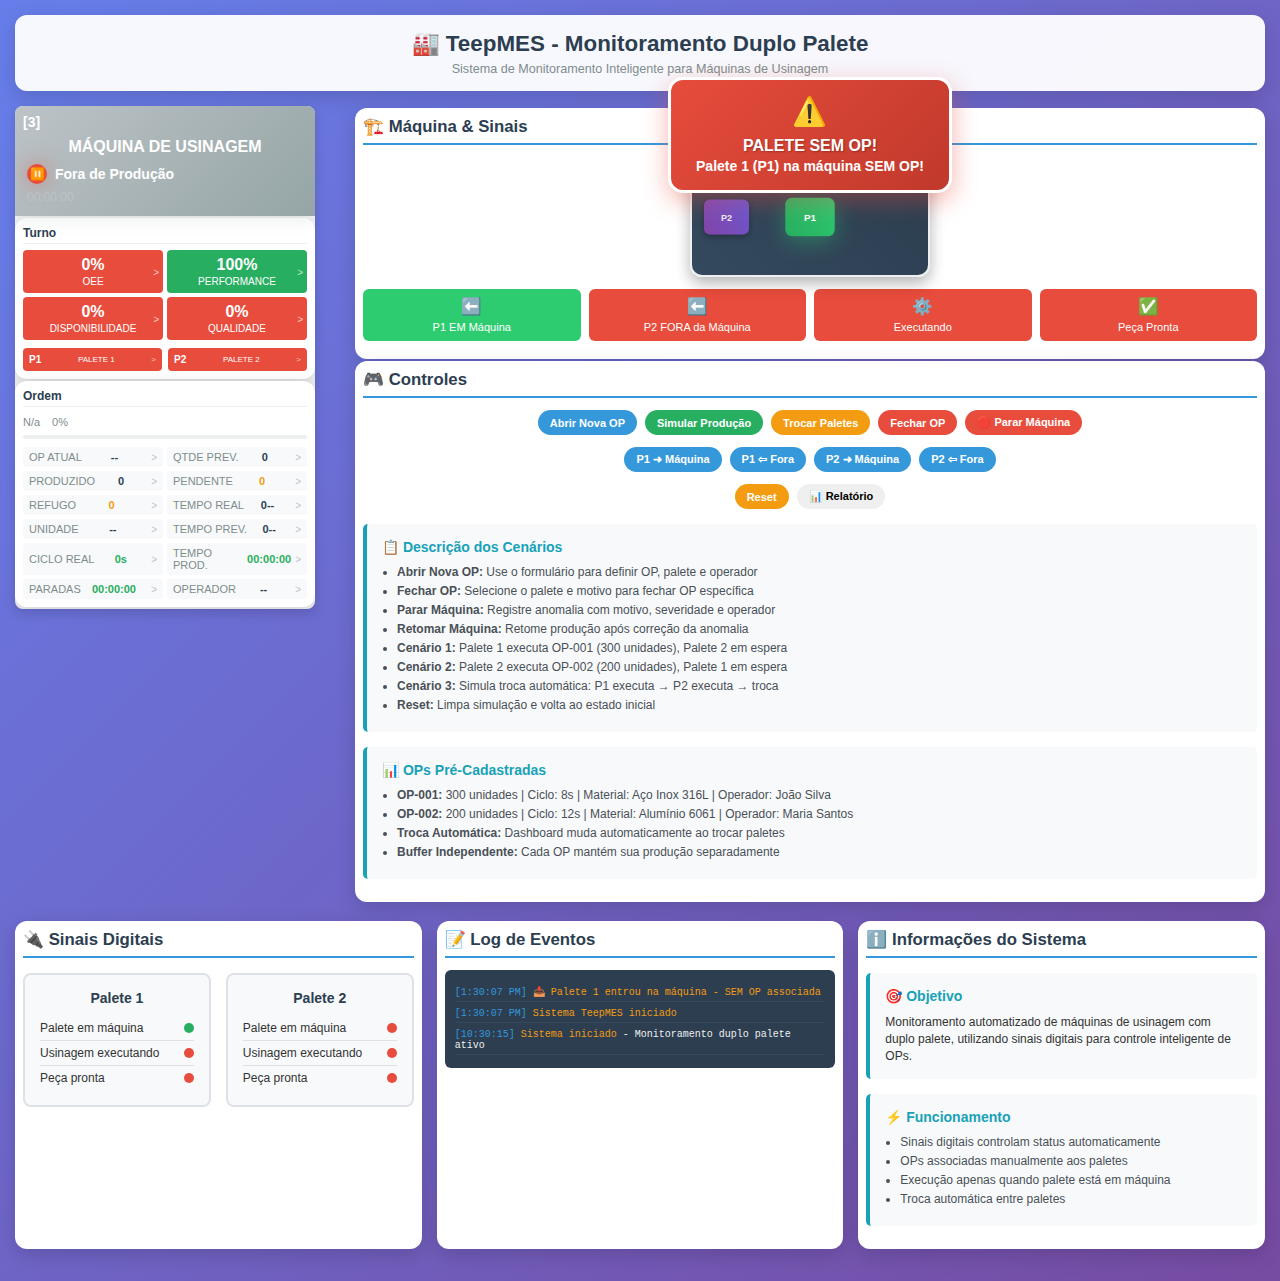
<file: index.html.html>
<!DOCTYPE html>
<html lang="pt-BR">
<head>
    <meta charset="UTF-8">
    <meta name="viewport" content="width=device-width, initial-scale=1.0">
    <title>TeepMES - Duplo Palete (Compacto)</title>
    <style>
        * {
            margin: 0;
            padding: 0;
            box-sizing: border-box;
        }

        body {
            font-family: 'Segoe UI', Tahoma, Geneva, Verdana, sans-serif;
            background: linear-gradient(135deg, #667eea 0%, #764ba2 100%);
            min-height: 100vh;
            color: #333;
            font-size: 14px;
        }

        .container {
            max-width: 1400px;
            margin: 0 auto;
            padding: 15px;
        }

        .header {
            text-align: center;
            background: rgba(255, 255, 255, 0.95);
            padding: 15px;
            border-radius: 12px;
            margin-bottom: 15px;
            box-shadow: 0 6px 20px rgba(0, 0, 0, 0.15);
        }

        .header h1 {
            color: #2c3e50;
            font-size: 1.6em;
            margin-bottom: 5px;
        }

        .header p {
            color: #7f8c8d;
            font-size: 0.9em;
        }

        .main-grid {
            display: grid;
            grid-template-columns: 320px 1fr;
            gap: 20px;
            margin-bottom: 15px;
            align-items: start;
        }

        .main-grid-3 {
            display: grid;
            grid-template-columns: 1fr 1fr 1fr;
            gap: 15px;
            margin-bottom: 15px;
        }

        .section {
            background: rgba(255, 255, 255, 0.95);
            padding: 15px;
            border-radius: 12px;
            box-shadow: 0 6px 20px rgba(0, 0, 0, 0.15);
        }

        .section h2 {
            color: #2c3e50;
            margin-bottom: 12px;
            font-size: 1.2em;
            border-bottom: 2px solid #3498db;
            padding-bottom: 6px;
        }

        .machine-container {
            display: flex;
            justify-content: center;
            align-items: center;
            margin: 12px 0;
            position: relative;
            flex-direction: column;
        }

        /* Aviso de Palete sem OP */
        .pallet-warning {
            position: absolute;
            top: -80px;
            left: 50%;
            transform: translateX(-50%);
            background: linear-gradient(135deg, #e74c3c, #c0392b);
            color: white;
            padding: 15px 25px;
            border-radius: 15px;
            box-shadow: 0 8px 25px rgba(231, 76, 60, 0.4);
            border: 3px solid #fff;
            z-index: 10;
            animation: warningPulse 2s infinite;
            text-align: center;
            min-width: 280px;
            max-width: 350px;
        }

        .warning-icon {
            font-size: 2em;
            margin-bottom: 8px;
            animation: warningBounce 1s infinite;
        }

        .warning-text {
            font-size: 14px;
            font-weight: bold;
            line-height: 1.3;
        }

        .warning-text strong {
            font-size: 16px;
            text-shadow: 1px 1px 2px rgba(0,0,0,0.3);
        }

        @keyframes warningPulse {
            0% { 
                transform: translateX(-50%) scale(1);
                box-shadow: 0 8px 25px rgba(231, 76, 60, 0.4);
            }
            50% { 
                transform: translateX(-50%) scale(1.05);
                box-shadow: 0 12px 35px rgba(231, 76, 60, 0.6);
            }
            100% { 
                transform: translateX(-50%) scale(1);
                box-shadow: 0 8px 25px rgba(231, 76, 60, 0.4);
            }
        }

        @keyframes warningBounce {
            0%, 100% { transform: translateY(0); }
            50% { transform: translateY(-5px); }
        }

        .machine {
            width: 240px;
            height: 120px;
            background: linear-gradient(45deg, #34495e, #2c3e50);
            border-radius: 12px;
            position: relative;
            box-shadow: 0 6px 15px rgba(0, 0, 0, 0.3);
            border: 2px solid #ecf0f1;
        }

        .machine::before {
            content: "MÁQUINA DE USINAGEM";
            position: absolute;
            top: -30px;
            left: 50%;
            transform: translateX(-50%);
            background: #e74c3c;
            color: white;
            padding: 6px 15px;
            border-radius: 15px;
            font-weight: bold;
            font-size: 12px;
        }

        .pallet {
            width: 45px;
            height: 35px;
            background: linear-gradient(45deg, #f39c12, #e67e22);
            border-radius: 6px;
            position: absolute;
            top: 50%;
            transform: translateY(-50%);
            display: flex;
            align-items: center;
            justify-content: center;
            color: white;
            font-weight: bold;
            font-size: 9px;
            box-shadow: 0 2px 6px rgba(0, 0, 0, 0.3);
            transition: all 0.5s ease;
            cursor: pointer;
        }

        /* Posicionamento base dos paletes */
        .pallet-1 { left: 12px; }
        .pallet-2 { right: 12px; }

        /* Palete ativo (em usinagem) - sempre no centro */
        .pallet.active {
            left: 50% !important;
            right: auto !important;
            transform: translateX(-50%) translateY(-50%) scale(1.1);
            background: linear-gradient(45deg, #27ae60, #2ecc71);
            box-shadow: 0 5px 20px rgba(46, 204, 113, 0.4);
            z-index: 2;
        }

        /* Palete inativo (fora da máquina) - sempre à esquerda (roxo) */
        .pallet.waiting {
            left: 12px !important;
            right: auto !important;
            background: linear-gradient(45deg, #8e44ad, #6c5ce7);
            opacity: 0.9;
            z-index: 1;
        }

        /* Palete neutro (sem status específico) */
        .pallet.neutral {
            background: linear-gradient(45deg, #95a5a6, #7f8c8d);
            opacity: 0.7;
        }

        .signal-grid {
            display: grid;
            grid-template-columns: repeat(4, 1fr);
            gap: 8px;
            margin: 10px 0;
        }

        .signal {
            text-align: center;
            padding: 8px;
            background: #ecf0f1;
            border-radius: 6px;
            font-size: 11px;
        }

        .signal.active {
            background: #2ecc71;
            color: white;
        }

        .signal.inactive {
            background: #e74c3c;
            color: white;
        }

        /* Overrides para sinais de FORA da máquina: ativo = FORA (vermelho), inativo = DENTRO (verde) */
        #signal-p1-out.signal.active, #signal-p2-out.signal.active {
            background: #e74c3c;
            color: white;
        }
        #signal-p1-out.signal.inactive, #signal-p2-out.signal.inactive {
            background: #2ecc71;
            color: white;
        }

        .signal-icon {
            font-size: 1.5em;
            margin-bottom: 5px;
        }

        .op-panel {
            display: flex;
            gap: 10px;
            margin: 10px 0;
        }

        .op-card {
            flex: 1;
            background: #f8f9fa;
            border-radius: 8px;
            padding: 12px;
            border-left: 4px solid #3498db;
        }

        .op-card.executing {
            border-left-color: #27ae60;
            background: #d5f4e6;
        }

        .op-card.stopped {
            border-left-color: #e74c3c;
            background: #fadbd8;
        }

        .op-card h3 {
            color: #2c3e50;
            margin-bottom: 10px;
            font-size: 1em;
        }

        .op-status {
            display: inline-block;
            padding: 4px 10px;
            border-radius: 15px;
            font-size: 10px;
            font-weight: bold;
            text-transform: uppercase;
        }

        .status-executing {
            background: #27ae60;
            color: white;
        }

        .status-stopped {
            background: #e74c3c;
            color: white;
        }

        .production-counter {
            font-size: 1.5em;
            font-weight: bold;
            color: #2c3e50;
            margin: 8px 0;
        }

        .controls {
            display: flex;
            gap: 8px;
            justify-content: center;
            margin: 12px 0;
            flex-wrap: wrap;
        }

        .btn {
            padding: 6px 12px;
            border: none;
            border-radius: 15px;
            font-weight: bold;
            cursor: pointer;
            transition: all 0.3s ease;
            font-size: 11px;
        }

        .btn-primary {
            background: #3498db;
            color: white;
        }

        .btn-success {
            background: #27ae60;
            color: white;
        }

        .btn-warning {
            background: #f39c12;
            color: white;
        }

        .btn-danger {
            background: #e74c3c;
            color: white;
        }

        .btn:hover {
            transform: translateY(-2px);
            box-shadow: 0 3px 10px rgba(0, 0, 0, 0.2);
        }

        /* Tooltip styles */
        .btn[title]:hover::after {
            content: attr(title);
            position: absolute;
            bottom: 100%;
            left: 50%;
            transform: translateX(-50%);
            background: rgba(0, 0, 0, 0.8);
            color: white;
            padding: 5px 10px;
            border-radius: 4px;
            font-size: 12px;
            white-space: nowrap;
            z-index: 1000;
            margin-bottom: 5px;
        }

        .btn[title]:hover::before {
            content: '';
            position: absolute;
            bottom: 100%;
            left: 50%;
            transform: translateX(-50%);
            border: 5px solid transparent;
            border-top-color: rgba(0, 0, 0, 0.8);
            z-index: 1000;
        }

        .oee-dashboard {
            display: grid;
            grid-template-columns: repeat(4, 1fr);
            gap: 15px;
            margin: 15px 0;
        }

        .oee-card {
            background: linear-gradient(135deg, #667eea, #764ba2);
            color: white;
            padding: 15px;
            border-radius: 10px;
            text-align: center;
        }

        .oee-value {
            font-size: 1.8em;
            font-weight: bold;
            margin: 5px 0;
        }

        .oee-card h3 {
            font-size: 0.9em;
            margin-bottom: 5px;
        }

        .oee-card p {
            font-size: 0.8em;
            opacity: 0.9;
        }

        .signal-flow {
            display: grid;
            grid-template-columns: 1fr 1fr;
            gap: 15px;
            margin: 15px 0;
        }

        .signal-card {
            background: #f8f9fa;
            border-radius: 8px;
            padding: 15px;
            border: 2px solid #dee2e6;
        }

        .signal-card h4 {
            color: #2c3e50;
            margin-bottom: 10px;
            text-align: center;
            font-size: 1em;
        }

        .signal-list {
            list-style: none;
        }

        .signal-list li {
            padding: 5px 0;
            border-bottom: 1px solid #dee2e6;
            display: flex;
            justify-content: space-between;
            align-items: center;
            font-size: 12px;
        }

        .signal-list li:last-child {
            border-bottom: none;
        }

        .signal-status {
            width: 10px;
            height: 10px;
            border-radius: 50%;
            background: #e74c3c;
        }

        .signal-status.active {
            background: #27ae60;
        }

        .log-container {
            background: #2c3e50;
            color: #ecf0f1;
            padding: 10px;
            border-radius: 6px;
            margin: 10px 0;
            max-height: 120px;
            overflow-y: auto;
            font-family: 'Courier New', monospace;
            font-size: 10px;
        }

        .log-entry {
            margin: 3px 0;
            padding: 3px 0;
            border-bottom: 1px solid #34495e;
        }

        .log-time {
            color: #3498db;
        }

        .log-event {
            color: #f39c12;
        }

        .log-success {
            color: #27ae60;
            font-weight: bold;
        }

        .log-warning {
            color: #f39c12;
            font-weight: bold;
        }

        .log-danger {
            color: #e74c3c;
            font-weight: bold;
        }

        .log-production {
            color: #3498db;
            font-weight: bold;
        }

        .rules-box {
            background: #f8f9fa;
            border-left: 4px solid #17a2b8;
            padding: 15px;
            margin: 15px 0;
            border-radius: 5px;
        }

        .rules-box h4 {
            color: #17a2b8;
            margin-bottom: 10px;
            font-size: 1em;
        }

        .rules-box ul {
            margin-left: 15px;
            font-size: 12px;
        }

        .rules-box li {
            margin: 5px 0;
            color: #495057;
        }

        .highlight {
            background: linear-gradient(120deg, #a8edea 0%, #fed6e3 100%);
            padding: 2px 6px;
            border-radius: 3px;
            font-weight: bold;
        }

        @keyframes pulse {
            0% { transform: scale(1); }
            50% { transform: scale(1.05); }
            100% { transform: scale(1); }
        }

        .pulse {
            animation: pulse 2s infinite;
        }

        @keyframes slideIn {
            from { opacity: 0; transform: translateX(-30px); }
            to { opacity: 1; transform: translateX(0); }
        }

        @keyframes slideInRight {
            from { opacity: 0; transform: translateX(100px); }
            to { opacity: 1; transform: translateX(0); }
        }

        @keyframes slideOutRight {
            from { opacity: 1; transform: translateX(0); }
            to { opacity: 0; transform: translateX(100px); }
        }

        .slide-in {
            animation: slideIn 0.3s ease-out;
        }

        .full-width {
            grid-column: 1 / -1;
        }

        .compact-text {
            font-size: 12px;
            line-height: 1.4;
        }

        /* Modal de Abertura de OP */
        .modal {
            display: none;
            position: fixed;
            z-index: 1000;
            left: 0;
            top: 0;
            width: 100%;
            height: 100%;
            background-color: rgba(0, 0, 0, 0.5);
            backdrop-filter: blur(5px);
        }

        .modal-content {
            background: rgba(255, 255, 255, 0.98);
            position: absolute;
            top: 50%;
            left: 50%;
            transform: translate(-50%, -50%);
            padding: 30px;
            border-radius: 20px;
            width: 90%;
            max-width: 500px;
            box-shadow: 0 20px 50px rgba(0, 0, 0, 0.3);
            animation: slideIn 0.3s ease-out;
        }

        .modal-header {
            text-align: center;
            margin-bottom: 25px;
            padding-bottom: 15px;
            border-bottom: 2px solid #3498db;
        }

        .modal-header h2 {
            color: #2c3e50;
            font-size: 1.6em;
            margin-bottom: 8px;
        }

        .modal-header p {
            color: #7f8c8d;
            font-size: 0.9em;
        }

        .op-info {
            background: #e8f4fd;
            border-left: 4px solid #3498db;
            padding: 15px;
            margin: 20px 0;
            border-radius: 8px;
        }

        .op-info h4 {
            color: #2980b9;
            margin-bottom: 10px;
        }

        /* Status dos Paletes no Modal */
        .pallet-status-info {
            background: #f8f9fa;
            border-left: 4px solid #28a745;
            padding: 15px;
            margin: 20px 0;
            border-radius: 8px;
        }

        .pallet-status-info h4 {
            color: #28a745;
            margin-bottom: 10px;
        }

        .pallet-status-grid {
            display: grid;
            grid-template-columns: 1fr 1fr;
            gap: 10px;
        }

        .pallet-status-item {
            display: flex;
            align-items: center;
            padding: 8px;
            background: white;
            border-radius: 6px;
            border: 1px solid #dee2e6;
        }

        .pallet-status-indicator {
            width: 12px;
            height: 12px;
            border-radius: 50%;
            margin-right: 8px;
            background: #6c757d;
        }

        .pallet-status-indicator.available {
            background: #28a745;
        }

        .pallet-status-indicator.occupied {
            background: #dc3545;
        }

        .pallet-status-indicator.active {
            background: #007bff;
        }

        .pallet-status-text {
            font-size: 12px;
            flex-grow: 1;
        }

        .form-group {
            margin-bottom: 20px;
        }

        .form-group label {
            display: block;
            margin-bottom: 8px;
            color: #2c3e50;
            font-weight: bold;
            font-size: 0.9em;
        }

        .form-group input, .form-group select, .form-group textarea {
            width: 100%;
            padding: 12px 15px;
            border: 2px solid #ecf0f1;
            border-radius: 10px;
            font-size: 1em;
            transition: all 0.3s ease;
            background: white;
            font-family: inherit;
        }

        .form-group textarea {
            resize: vertical;
            min-height: 80px;
        }

        .form-group input:focus, .form-group select:focus, .form-group textarea:focus {
            outline: none;
            border-color: #3498db;
            box-shadow: 0 0 10px rgba(52, 152, 219, 0.3);
        }

        .form-group input::placeholder {
            color: #bdc3c7;
        }

        .modal-buttons {
            display: flex;
            gap: 15px;
            justify-content: center;
            margin-top: 25px;
        }

        .btn-modal {
            padding: 12px 25px;
            border: none;
            border-radius: 25px;
            font-weight: bold;
            cursor: pointer;
            transition: all 0.3s ease;
            font-size: 1em;
            min-width: 120px;
        }

        .btn-confirm {
            background: #27ae60;
            color: white;
        }

        .btn-cancel {
            background: #e74c3c;
            color: white;
        }

        .btn-modal:hover {
            transform: translateY(-2px);
            box-shadow: 0 5px 15px rgba(0, 0, 0, 0.2);
        }

        .close {
            color: #aaa;
            float: right;
            font-size: 28px;
            font-weight: bold;
            cursor: pointer;
            position: absolute;
            right: 20px;
            top: 15px;
        }

        .close:hover {
            color: #e74c3c;
        }

        .op-info {
            background: #f8f9fa;
            padding: 15px;
            border-radius: 10px;
            margin: 15px 0;
            border-left: 4px solid #17a2b8;
        }

        .op-info h4 {
            color: #17a2b8;
            margin-bottom: 8px;
            font-size: 1em;
        }

        .op-info p {
            color: #495057;
            font-size: 0.85em;
            margin: 3px 0;
        }

        /* Dashboard de Visualização da Máquina - Formato Real */
        .machine-dashboard {
            width: 100%;
            max-width: 300px;
            margin: 0;
            background: #f5f5f5;
            border-radius: 8px;
            overflow: hidden;
            box-shadow: 0 4px 12px rgba(0, 0, 0, 0.15);
            font-family: 'Segoe UI', Tahoma, Geneva, Verdana, sans-serif;
        }

        .machine-header {
            background: #2c3e50;
            color: white;
            padding: 12px;
            position: relative;
            transition: all 0.3s ease;
        }

        .machine-header.status-production {
            background: linear-gradient(135deg, #27ae60, #2ecc71);
            box-shadow: 0 4px 15px rgba(39, 174, 96, 0.3);
        }

        .machine-header.status-setup {
            background: linear-gradient(135deg, #f1c40f, #f39c12);
            box-shadow: 0 4px 15px rgba(241, 196, 15, 0.3);
        }

        .machine-header.status-stopped {
            background: linear-gradient(135deg, #e74c3c, #c0392b);
            box-shadow: 0 4px 15px rgba(231, 76, 60, 0.3);
        }

        .machine-header.status-waiting {
            background: linear-gradient(135deg, #95a5a6, #7f8c8d);
            box-shadow: 0 4px 15px rgba(149, 165, 166, 0.3);
        }

        .machine-header.status-idle {
            background: linear-gradient(135deg, #bdc3c7, #95a5a6);
            box-shadow: 0 4px 15px rgba(189, 195, 199, 0.3);
        }

        .machine-id {
            position: absolute;
            top: 8px;
            left: 8px;
            font-weight: bold;
            font-size: 14px;
        }

        .machine-name {
            font-size: 16px;
            font-weight: bold;
            margin-top: 20px;
            margin-bottom: 8px;
            text-align: center;
        }

        .machine-status {
            display: flex;
            align-items: center;
            gap: 8px;
            margin-bottom: 6px;
        }

        .status-icon {
            width: 20px;
            height: 20px;
            border-radius: 50%;
            display: flex;
            align-items: center;
            justify-content: center;
            font-size: 12px;
        }

        .status-icon.production {
            background: #27ae60;
            color: white;
            box-shadow: 0 0 20px rgba(39, 174, 96, 0.5);
        }

        .status-icon.setup {
            background: #f1c40f;
            color: white;
            box-shadow: 0 0 20px rgba(241, 196, 15, 0.5);
        }

        .status-icon.stopped {
            background: #e74c3c;
            color: white;
            box-shadow: 0 0 20px rgba(231, 76, 60, 0.5);
        }

        .status-icon.waiting {
            background: #95a5a6;
            color: white;
            box-shadow: 0 0 20px rgba(149, 165, 166, 0.5);
        }

        .status-text {
            font-size: 14px;
            font-weight: bold;
        }

        .status-timer {
            font-size: 12px;
            color: #bdc3c7;
        }

        .section {
            background: white;
            margin: 2px 0;
            padding: 8px;
        }

        .section-title {
            font-size: 12px;
            font-weight: bold;
            margin-bottom: 6px;
            color: #2c3e50;
            border-bottom: 1px solid #ecf0f1;
            padding-bottom: 3px;
        }

        .metrics-grid {
            display: grid;
            grid-template-columns: 1fr 1fr;
            gap: 4px;
        }

        .metric-item {
            background: #e74c3c;
            color: white;
            text-align: center;
            padding: 6px;
            border-radius: 4px;
            position: relative;
        }

        .metric-item.good {
            background: #27ae60;
        }

        .metric-item.warning {
            background: #f39c12;
        }

        .metric-value {
            font-size: 16px;
            font-weight: bold;
        }

        .metric-label {
            font-size: 10px;
            margin-top: 2px;
        }

        .metric-arrow {
            position: absolute;
            right: 4px;
            top: 50%;
            transform: translateY(-50%);
            font-size: 10px;
            color: rgba(255, 255, 255, 0.7);
        }

        .production-grid {
            display: grid;
            grid-template-columns: 1fr 1fr;
            gap: 4px;
        }

        .production-item {
            display: flex;
            justify-content: space-between;
            align-items: center;
            padding: 4px 6px;
            background: #f8f9fa;
            border-radius: 3px;
            font-size: 11px;
        }

        .production-label {
            color: #7f8c8d;
            font-weight: normal;
        }

        .production-value {
            font-weight: bold;
            color: #2c3e50;
        }

        .production-value.good {
            color: #27ae60;
        }

        .production-value.warning {
            color: #f39c12;
        }

        .production-value.danger {
            color: #e74c3c;
        }

        .production-arrow {
            margin-left: 4px;
            font-size: 10px;
            color: #bdc3c7;
        }

        /* Indicadores dos Paletes */
        .pallet-indicators-grid {
            display: grid;
            grid-template-columns: repeat(2, 1fr);
            gap: 6px;
            margin-top: 8px;
        }

        .pallet-indicator {
            background: #e74c3c;
            border-radius: 4px;
            padding: 6px;
            display: flex;
            align-items: center;
            justify-content: space-between;
            transition: all 0.3s ease;
        }

        .pallet-indicator.in-machine {
            background: #27ae60;
        }

        .pallet-indicator.op-waiting {
            background: #f39c12;
        }

        .pallet-indicator-value {
            color: white;
            font-weight: bold;
            font-size: 10px;
            margin-right: 4px;
        }

        .pallet-indicator-label {
            color: white;
            font-size: 8px;
            flex-grow: 1;
            text-align: center;
        }

        .pallet-indicator-arrow {
            margin-left: 4px;
            font-size: 8px;
            color: rgba(255, 255, 255, 0.7);
        }

        /* Responsividade */
        @media (max-width: 768px) {
            .main-grid {
                grid-template-columns: 1fr;
                gap: 15px;
            }
            
            .main-grid-3 {
                grid-template-columns: 1fr;
            }
            
            .machine-dashboard {
                max-width: 100%;
                padding: 10px;
            }
            
            .production-grid {
                grid-template-columns: repeat(2, 1fr);
            }
            
            .metrics-grid {
                grid-template-columns: repeat(2, 1fr);
            }
            
            .controls {
                flex-direction: column;
                align-items: center;
            }
            
            .btn {
                width: 100%;
                max-width: 200px;
            }
        }

        @media (max-width: 480px) {
            .container {
                padding: 10px;
            }
            
            .production-grid {
                grid-template-columns: 1fr;
            }
            
            .metrics-grid {
                grid-template-columns: 1fr;
            }
            
            .machine {
                width: 200px;
                height: 100px;
            }
            
            .pallet {
                width: 35px;
                height: 25px;
                font-size: 8px;
            }
            
            .pallet-warning {
                top: -70px;
                min-width: 250px;
                max-width: 300px;
                padding: 12px 20px;
            }
            
            .warning-text {
                font-size: 12px;
            }
            
            .warning-text strong {
                font-size: 14px;
            }
        }
    </style>
</head>
<body>
    <div class="container">
        <div class="header">
            <h1>🏭 TeepMES - Monitoramento Duplo Palete</h1>
            <p>Sistema de Monitoramento Inteligente para Máquinas de Usinagem</p>
        </div>

        <div class="main-grid">
            <!-- DASHBOARD DA MÁQUINA - LADO ESQUERDO -->
            <div class="machine-dashboard">
                <div class="machine-header">
                    <div class="machine-id">[3]</div>
                    <div class="machine-name">MÁQUINA DE USINAGEM</div>
                    <div class="machine-status">
                        <div class="status-icon" id="machine-status-icon">
                            <span id="status-symbol">⏸</span>
                        </div>
                        <div class="status-text" id="machine-status-text">Fora de Produção</div>
                    </div>
                    <div class="status-timer" id="machine-timer">00:00:00</div>
                </div>

                <div class="section">
                    <div class="section-title">Turno</div>
                    <div class="metrics-grid">
                        <div class="metric-item" id="oee-item">
                            <div class="metric-value" id="oee-value">0%</div>
                            <div class="metric-label">OEE</div>
                            <div class="metric-arrow">></div>
                        </div>
                        <div class="metric-item" id="performance-item">
                            <div class="metric-value" id="performance-value">0%</div>
                            <div class="metric-label">PERFORMANCE</div>
                            <div class="metric-arrow">></div>
                        </div>
                        <div class="metric-item" id="availability-item">
                            <div class="metric-value" id="availability-value">0%</div>
                            <div class="metric-label">DISPONIBILIDADE</div>
                            <div class="metric-arrow">></div>
                        </div>
                        <div class="metric-item" id="quality-item">
                            <div class="metric-value" id="quality-value">0%</div>
                            <div class="metric-label">QUALIDADE</div>
                            <div class="metric-arrow">></div>
                        </div>
                    </div>
                    
                    <!-- Indicadores dos Paletes -->
                    <div style="margin-top: 8px;">
                        <div class="pallet-indicators-grid">
                            <div class="pallet-indicator" id="pallet1-indicator">
                                <div class="pallet-indicator-value" id="pallet1-status">P1</div>
                                <div class="pallet-indicator-label">PALETE 1</div>
                                <div class="pallet-indicator-arrow">></div>
                            </div>
                            <div class="pallet-indicator" id="pallet2-indicator">
                                <div class="pallet-indicator-value" id="pallet2-status">P2</div>
                                <div class="pallet-indicator-label">PALETE 2</div>
                                <div class="pallet-indicator-arrow">></div>
                            </div>
                        </div>
                    </div>
                </div>

                <div class="section">
                    <div class="section-title">Ordem</div>
                    <div style="margin-bottom: 6px;">
                        <span style="font-size: 11px; color: #7f8c8d;" id="current-op-display">N/a</span>
                        <span style="font-size: 11px; color: #7f8c8d; margin-left: 8px;" id="progress-percentage">0%</span>
                    </div>
                    <!-- Barra de progresso -->
                    <div style="background: #ecf0f1; height: 4px; border-radius: 2px; margin-bottom: 8px; overflow: hidden;">
                        <div id="progress-bar" style="background: #27ae60; height: 100%; width: 0%; transition: width 0.3s ease;"></div>
                    </div>
                    <div class="production-grid">
                        <div class="production-item">
                            <span class="production-label">OP ATUAL</span>
                            <span class="production-value" id="current-op">--</span>
                            <span class="production-arrow">></span>
                        </div>
                        <div class="production-item">
                            <span class="production-label">QTDE PREV.</span>
                            <span class="production-value" id="planned-qty">0</span>
                            <span class="production-arrow">></span>
                        </div>
                        <div class="production-item">
                            <span class="production-label">PRODUZIDO</span>
                            <span class="production-value" id="produced-qty">0</span>
                            <span class="production-arrow">></span>
                        </div>
                        <div class="production-item">
                            <span class="production-label">PENDENTE</span>
                            <span class="production-value warning" id="pending-qty">0</span>
                            <span class="production-arrow">></span>
                        </div>
                        <div class="production-item">
                            <span class="production-label">REFUGO</span>
                            <span class="production-value warning" id="scrap-qty">0</span>
                            <span class="production-arrow">></span>
                        </div>
                        <div class="production-item">
                            <span class="production-label">TEMPO REAL</span>
                            <span class="production-value">0--</span>
                            <span class="production-arrow">></span>
                        </div>
                        <div class="production-item">
                            <span class="production-label">UNIDADE</span>
                            <span class="production-value">--</span>
                            <span class="production-arrow">></span>
                        </div>
                        <div class="production-item">
                            <span class="production-label">TEMPO PREV.</span>
                            <span class="production-value">0--</span>
                            <span class="production-arrow">></span>
                        </div>
                        <div class="production-item">
                            <span class="production-label">CICLO REAL</span>
                            <span class="production-value good" id="real-cycle">0s</span>
                            <span class="production-arrow">></span>
                        </div>
                        <div class="production-item">
                            <span class="production-label">TEMPO PROD.</span>
                            <span class="production-value good" id="prod-time">00:00:00</span>
                            <span class="production-arrow">></span>
                        </div>
                        <div class="production-item">
                            <span class="production-label">PARADAS</span>
                            <span class="production-value good" id="stop-time">00:00:00</span>
                            <span class="production-arrow">></span>
                        </div>
                        <div class="production-item">
                            <span class="production-label">OPERADOR</span>
                            <span class="production-value" id="operator-name">--</span>
                            <span class="production-arrow">></span>
                        </div>
                    </div>
                </div>
            </div>

            <!-- SIMULADOR E EXEMPLO DA MÁQUINA - LADO DIREITO -->
            <div>
                <!-- VISUALIZAÇÃO DA MÁQUINA -->
                <div class="section">
                    <h2>🏗️ Máquina & Sinais</h2>
                    <div class="machine-container">
                        <!-- Aviso de Palete sem OP -->
                        <div class="pallet-warning" id="pallet-warning" style="display: none;">
                            <div class="warning-icon">⚠️</div>
                            <div class="warning-text">
                                <strong>PALETE SEM OP!</strong><br>
                                <span id="warning-pallet-info">Palete ativo sem Ordem de Produção</span>
                            </div>
                        </div>
                        
                        <div class="machine">
                            <div class="pallet pallet-1" id="pallet1">
                                <span>P1</span>
                            </div>
                            <div class="pallet pallet-2" id="pallet2">
                                <span>P2</span>
                            </div>
                        </div>
                    </div>

                    <div class="signal-grid">
                        <div class="signal" id="signal-p1-out">
                            <div class="signal-icon">⬅️</div>
                            <div>P1 FORA da Máquina</div>
                        </div>
                        <div class="signal" id="signal-p2-out">
                            <div class="signal-icon">⬅️</div>
                            <div>P2 FORA da Máquina</div>
                        </div>
                        <div class="signal" id="signal-executing">
                            <div class="signal-icon">⚙️</div>
                            <div>Executando</div>
                        </div>
                        <div class="signal" id="signal-ready">
                            <div class="signal-icon">✅</div>
                            <div>Peça Pronta</div>
                        </div>
                    </div>
                </div>

                <!-- CONTROLES -->
                <div class="section">
                    <h2>🎮 Controles</h2>
                    <div class="controls">
                        <button class="btn btn-primary" onclick="openOPModal()" title="Abrir nova Ordem de Produção">Abrir Nova OP</button>
                        <button class="btn btn-success" onclick="simulateProduction()" title="Simular produção de uma peça">Simular Produção</button>
                        <button class="btn btn-warning" onclick="switchPallets()" title="Trocar palete ativo">Trocar Paletes</button>
                        <button class="btn btn-danger" onclick="openCloseOPModal()" title="Fechar OP por palete">Fechar OP</button>
                        <button class="btn btn-danger" onclick="openStopMachineModal()" title="Parar máquina por anomalia" id="stop-machine-btn">🛑 Parar Máquina</button>
                        <button class="btn btn-success" onclick="resumeMachine()" title="Retomar máquina após parada" id="resume-machine-btn" style="display: none;">▶️ Retomar Máquina</button>
                    </div>

                    <div class="controls">
                        <button class="btn btn-primary" onclick="palletEnterMachine(1)" title="Colocar P1 na máquina">P1 ➜ Máquina</button>
                        <button class="btn btn-primary" onclick="palletExitMachine(1)" title="Retirar P1 da máquina">P1 ⇦ Fora</button>
                        <button class="btn btn-primary" onclick="palletEnterMachine(2)" title="Colocar P2 na máquina">P2 ➜ Máquina</button>
                        <button class="btn btn-primary" onclick="palletExitMachine(2)" title="Retirar P2 da máquina">P2 ⇦ Fora</button>
                    </div>

                    <div class="controls">
                        <button class="btn btn-warning" onclick="resetSimulation()" title="Volta ao estado inicial">Reset</button>
          <button class="btn btn-info" onclick="generateTimelineReport()" title="Gerar relatório da linha do tempo">📊 Relatório</button>
                    </div>
                    
                    <div class="rules-box">
                        <h4>📋 Descrição dos Cenários</h4>
                        <ul>
                            <li><strong>Abrir Nova OP:</strong> Use o formulário para definir OP, palete e operador</li>
                            <li><strong>Fechar OP:</strong> Selecione o palete e motivo para fechar OP específica</li>
                            <li><strong>Parar Máquina:</strong> Registre anomalia com motivo, severidade e operador</li>
                            <li><strong>Retomar Máquina:</strong> Retome produção após correção da anomalia</li>
                            <li><strong>Cenário 1:</strong> Palete 1 executa OP-001 (300 unidades), Palete 2 em espera</li>
                            <li><strong>Cenário 2:</strong> Palete 2 executa OP-002 (200 unidades), Palete 1 em espera</li>
                            <li><strong>Cenário 3:</strong> Simula troca automática: P1 executa → P2 executa → troca</li>
                            <li><strong>Reset:</strong> Limpa simulação e volta ao estado inicial</li>
                        </ul>
                    </div>
                    
                    <div class="rules-box">
                        <h4>📊 OPs Pré-Cadastradas</h4>
                        <ul>
                            <li><strong>OP-001:</strong> 300 unidades | Ciclo: 8s | Material: Aço Inox 316L | Operador: João Silva</li>
                            <li><strong>OP-002:</strong> 200 unidades | Ciclo: 12s | Material: Alumínio 6061 | Operador: Maria Santos</li>
                            <li><strong>Troca Automática:</strong> Dashboard muda automaticamente ao trocar paletes</li>
                            <li><strong>Buffer Independente:</strong> Cada OP mantém sua produção separadamente</li>
                        </ul>
                    </div>
                </div>
            </div>


        </div>

        <div class="main-grid-3">
            <!-- SINAIS DIGITAIS -->
            <div class="section">
                <h2>🔌 Sinais Digitais</h2>
                <div class="signal-flow">
                    <div class="signal-card">
                        <h4>Palete 1</h4>
                        <ul class="signal-list">
                            <li>
                                <span>Palete em máquina</span>
                                <div class="signal-status" id="p1-machine-status"></div>
                            </li>
                            <li>
                                <span>Usinagem executando</span>
                                <div class="signal-status" id="p1-exec-status"></div>
                            </li>
                            <li>
                                <span>Peça pronta</span>
                                <div class="signal-status" id="p1-ready-status"></div>
                            </li>
                        </ul>
                    </div>
                    <div class="signal-card">
                        <h4>Palete 2</h4>
                        <ul class="signal-list">
                            <li>
                                <span>Palete em máquina</span>
                                <div class="signal-status" id="p2-machine-status"></div>
                            </li>
                            <li>
                                <span>Usinagem executando</span>
                                <div class="signal-status" id="p2-exec-status"></div>
                            </li>
                            <li>
                                <span>Peça pronta</span>
                                <div class="signal-status" id="p2-ready-status"></div>
                            </li>
                        </ul>
                    </div>
                </div>
            </div>

            <!-- LOG DE EVENTOS -->
            <div class="section">
                <h2>📝 Log de Eventos</h2>
                <div class="log-container" id="event-log">
                    <div class="log-entry">
                        <span class="log-time">[10:30:15]</span> 
                        <span class="log-event">Sistema iniciado</span> - Monitoramento duplo palete ativo
                    </div>
                </div>
            </div>

            <!-- INFORMAÇÕES ADICIONAIS -->
            <div class="section">
                <h2>ℹ️ Informações do Sistema</h2>
                <div class="rules-box">
                    <h4>🎯 Objetivo</h4>
                    <p class="compact-text">Monitoramento automatizado de máquinas de usinagem com duplo palete, utilizando sinais digitais para controle inteligente de OPs.</p>
                </div>
                
                <div class="rules-box">
                    <h4>⚡ Funcionamento</h4>
                    <ul>
                        <li>Sinais digitais controlam status automaticamente</li>
                        <li>OPs associadas manualmente aos paletes</li>
                        <li>Execução apenas quando palete está em máquina</li>
                        <li>Troca automática entre paletes</li>
                    </ul>
                </div>
            </div>
        </div>
    </div>

    <!-- Modal de Abertura de OP -->
    <div id="opModal" class="modal">
        <div class="modal-content">
            <span class="close" onclick="closeModal()">&times;</span>
            <div class="modal-header">
                <h2>🏭 Abertura de OP Simulação</h2>
                <p>Configure os parâmetros para iniciar uma nova Ordem de Produção</p>
            </div>
            
            <div class="op-info">
                <h4>📋 Informações da OP</h4>
                <p><strong>Máquina:</strong> Máquina de Usinagem (Duplo Palete)</p>
                <p><strong>Status:</strong> Aguardando configuração</p>
                <p><strong>Regra:</strong> OP sempre atribuída a um palete específico</p>
            </div>

            <!-- Status dos Paletes -->
            <div class="pallet-status-info">
                <h4>🔧 Status dos Paletes</h4>
                <div class="pallet-status-grid">
                    <div class="pallet-status-item" id="modal-pallet1-status">
                        <div class="pallet-status-indicator" id="modal-p1-indicator"></div>
                        <div class="pallet-status-text">
                            <strong>Palete 1:</strong> <span id="modal-p1-text">Disponível</span>
                        </div>
                    </div>
                    <div class="pallet-status-item" id="modal-pallet2-status">
                        <div class="pallet-status-indicator" id="modal-p2-indicator"></div>
                        <div class="pallet-status-text">
                            <strong>Palete 2:</strong> <span id="modal-p2-text">Disponível</span>
                        </div>
                    </div>
                </div>
            </div>

            <form id="opForm">
                <div class="form-group">
                    <label for="opNumber">📝 Número da OP:</label>
                    <input type="text" id="opNumber" placeholder="Ex: OP-001, OP-002..." required>
                </div>

                <div class="form-group">
                    <label for="palletSelect">🎯 Palete:</label>
                    <select id="palletSelect" required>
                        <option value="">Selecione o palete</option>
                        <option value="1">Palete 1 (P1)</option>
                        <option value="2">Palete 2 (P2)</option>
                    </select>
                </div>

                <div class="form-group">
                    <label>👨‍🔧 Operador da Máquina:</label>
                    <div style="display: flex; align-items: center; gap: 10px;">
                        <div id="current-operator-display" style="flex: 1; padding: 10px; background: #e8f4fd; border: 1px solid #3498db; border-radius: 5px; font-weight: bold;">
                            Nenhum operador definido
                        </div>
                        <button type="button" id="change-operator-btn" class="btn-modal btn-warning" style="padding: 10px 15px; font-size: 12px;" onclick="changeMachineOperator()">
                            🔄 Trocar
                        </button>
                    </div>
                    <input type="text" id="operatorCode" placeholder="Digite o código do novo operador..." style="display: none; margin-top: 10px;">
                </div>

                <div class="modal-buttons">
                    <button type="button" class="btn-modal btn-cancel" onclick="closeModal()">Cancelar</button>
                    <button type="submit" class="btn-modal btn-confirm">Abrir OP</button>
                </div>
            </form>
        </div>
    </div>

    <!-- Modal de Fechamento de OP -->
    <div id="closeOPModal" class="modal">
        <div class="modal-content">
            <span class="close" onclick="closeCloseModal()">&times;</span>
            <div class="modal-header">
                <h2>🔒 Fechamento de OP</h2>
                <p>Selecione o palete e confirme o fechamento da Ordem de Produção</p>
            </div>
            
            <div class="op-info">
                <h4>📋 OPs Ativas</h4>
                <div id="active-ops-list">
                    <!-- Será preenchido dinamicamente -->
                </div>
            </div>

            <form id="closeOPForm">
                <div class="form-group">
                    <label for="closePalletSelect">🎯 Palete para Fechar:</label>
                    <select id="closePalletSelect" required>
                        <option value="">Selecione o palete</option>
                        <option value="1" id="close-pallet1-option">Palete 1 (P1)</option>
                        <option value="2" id="close-pallet2-option">Palete 2 (P2)</option>
                    </select>
                </div>

                <div class="form-group">
                    <label for="closeReason">📝 Motivo do Fechamento:</label>
                    <select id="closeReason" required>
                        <option value="">Selecione o motivo</option>
                        <option value="completed">Produção Concluída</option>
                        <option value="cancelled">OP Cancelada</option>
                        <option value="error">Erro na Produção</option>
                        <option value="maintenance">Manutenção</option>
                        <option value="other">Outro</option>
                    </select>
                </div>

                <div class="form-group">
                    <label for="closeNotes">💬 Observações (opcional):</label>
                    <input type="text" id="closeNotes" placeholder="Adicione observações sobre o fechamento...">
                </div>

                <div class="modal-buttons">
                    <button type="button" class="btn-modal btn-cancel" onclick="closeCloseModal()">Cancelar</button>
                    <button type="submit" class="btn-modal btn-danger">Fechar OP</button>
                </div>
            </form>
        </div>
    </div>

    <!-- Modal de Parada de Máquina -->
    <div id="stopMachineModal" class="modal">
        <div class="modal-content">
            <span class="close" onclick="closeStopModal()">&times;</span>
            <div class="modal-header">
                <h2>🛑 Parada de Máquina</h2>
                <p>Registre o motivo da parada e anomalia detectada</p>
            </div>
            
            <div class="op-info">
                <h4>📊 Status Atual da Máquina</h4>
                <div id="machine-status-info">
                    <!-- Será preenchido dinamicamente -->
                </div>
            </div>

            <form id="stopMachineForm">
                <div class="form-group">
                    <label for="stopReason">🚨 Motivo da Parada:</label>
                    <select id="stopReason" required>
                        <option value="">Selecione o motivo da parada</option>
                        <option value="mechanical">Falha Mecânica</option>
                        <option value="electrical">Falha Elétrica</option>
                        <option value="tool_wear">Desgaste de Ferramenta</option>
                        <option value="material_issue">Problema com Material</option>
                        <option value="quality_issue">Problema de Qualidade</option>
                        <option value="safety">Questão de Segurança</option>
                        <option value="maintenance">Manutenção Preventiva</option>
                        <option value="operator_error">Erro do Operador</option>
                        <option value="program_error">Erro de Programa</option>
                        <option value="other">Outro</option>
                    </select>
                </div>

                <div class="form-group">
                    <label for="stopDescription">📝 Descrição da Anomalia:</label>
                    <textarea id="stopDescription" rows="3" placeholder="Descreva detalhadamente a anomalia observada..." required></textarea>
                </div>

                <div class="form-group">
                    <label for="stopSeverity">⚠️ Severidade:</label>
                    <select id="stopSeverity" required>
                        <option value="">Selecione a severidade</option>
                        <option value="low">Baixa - Parada rápida</option>
                        <option value="medium">Média - Requer atenção</option>
                        <option value="high">Alta - Parada prolongada</option>
                        <option value="critical">Crítica - Parada de emergência</option>
                    </select>
                </div>

                <div class="form-group">
                    <label for="stopOperator">👨‍🔧 Operador Responsável:</label>
                    <input type="text" id="stopOperator" placeholder="Preenchido automaticamente..." readonly>
                    <small style="color: #27ae60; font-size: 11px; margin-top: 5px; display: block;">
                        ✅ Campo preenchido automaticamente com o operador da OP ativa
                    </small>
                </div>

                <div class="modal-buttons">
                    <button type="button" class="btn-modal btn-cancel" onclick="closeStopModal()">Cancelar</button>
                    <button type="submit" class="btn-modal btn-danger">🛑 Parar Máquina</button>
                </div>
            </form>
        </div>
    </div>

    <!-- Modal do Relatório de Linha do Tempo -->
    <div id="timelineReportModal" class="modal">
        <div class="modal-content">
            <div class="modal-header">
                <h3>📊 Relatório de Linha do Tempo</h3>
                <span class="close" onclick="closeTimelineReport()">&times;</span>
            </div>
            <div class="modal-body">
                <div id="timeline-report-content">
                    <!-- Conteúdo do relatório será inserido aqui -->
                </div>
            </div>
            <div class="modal-footer">
                <button class="btn btn-primary" onclick="exportTimelineReport()">📥 Exportar</button>
                <button class="btn btn-secondary" onclick="closeTimelineReport()">Fechar</button>
            </div>
        </div>
    </div>

    <script>
        // Base de dados das OPs pré-cadastradas
        const opDatabase = {
            'OP-001': {
                code: 'OP-001',
                description: 'Usinagem de Peça Tipo A',
                plannedQty: 300,
                operatorCode: 'OP001',
                operatorName: 'João Silva',
                cycleTime: 8, // segundos
                material: 'Aço Inox 316L',
                tool: 'Fresa Carbide Ø12mm'
            },
            'OP-002': {
                code: 'OP-002',
                description: 'Usinagem de Peça Tipo B',
                plannedQty: 200,
                operatorCode: 'OP002',
                operatorName: 'Maria Santos',
                cycleTime: 12, // segundos
                material: 'Alumínio 6061',
                tool: 'Broca HSS Ø8mm'
            }
        };

        // Array para armazenar eventos da simulação
        let simulationEvents = [];

        // Estado da simulação
        let simulationState = {
            pallet1Active: false,
            pallet2Active: false,
            pallet1InMachine: false,
            pallet2InMachine: false,
            pallet1Executing: false,
            pallet2Executing: false,
            pallet1Setup: false,
            pallet2Setup: false,
            op1Open: false,
            op2Open: false,
            op1Production: 0,
            op2Production: 0,
            op1Scrap: 0,
            op2Scrap: 0,
            op1ProductionTime: 0,
            op2ProductionTime: 0,
            currentScenario: 'idle',
            // Dashboard data (dados da OP ativa)
            currentOP: '--',
            activePallet: '--',
            operatorName: '--',
            plannedQty: 0,
            producedQty: 0,
            scrapQty: 0,
            productionTime: 0,
            stopTime: 0,
            realCycle: 0,
            machineStatus: 'stopped',
            startTime: null,
            // Dados específicos das OPs
            op1Data: null,
            op2Data: null,
            // Operador da máquina (não do palete)
            machineOperator: null,
            // Parada de máquina
            machineStopped: false,
            stopReason: '',
            stopDescription: '',
            stopSeverity: '',
            stopOperator: '',
            stopTimestamp: null,
            stopDuration: 0,
            // Índices OEE do turno/máquina (não zeram na troca de palete)
            turnoStartTime: null,
            turnoProductionTime: 0,
            turnoStopTime: 0,
            turnoTotalProduced: 0,
            turnoTotalScrap: 0,
            turnoAverageCycle: 0
        };

        // Função para adicionar log com cores e ícones
        function addLog(message, type = 'info') {
            const timestamp = new Date();
            const time = timestamp.toLocaleTimeString();
            const log = document.getElementById('event-log');
            const entry = document.createElement('div');
            entry.className = 'log-entry slide-in';
            
            // Definir cores baseadas no tipo
            let logClass = 'log-event';
            if (message.includes('✅') || message.includes('CONCLUÍDA')) {
                logClass = 'log-success';
            } else if (message.includes('⚠️') || message.includes('Nenhuma')) {
                logClass = 'log-warning';
            } else if (message.includes('🔒') || message.includes('fechada')) {
                logClass = 'log-danger';
            } else if (message.includes('🔧') || message.includes('produzida')) {
                logClass = 'log-production';
            }
            
            entry.innerHTML = `<span class="log-time">[${time}]</span> <span class="${logClass}">${message}</span>`;
            log.insertBefore(entry, log.firstChild);
            
            // Manter apenas os últimos 10 logs
            while (log.children.length > 10) {
                log.removeChild(log.lastChild);
            }
            
            // Armazenar evento para relatório
            simulationEvents.push({
                timestamp: timestamp,
                message: message,
                time: time,
                type: type
            });
        }

        // Função para atualizar dados do dashboard baseado na OP ativa
        function updateDashboardWithActiveOP() {
            if (simulationState.pallet1Active && simulationState.op1Data) {
                // Palete 1 ativo - mostrar dados da OP-001
                simulationState.currentOP = simulationState.op1Data.code;
                simulationState.operatorName = simulationState.machineOperator || '--';
                simulationState.plannedQty = simulationState.op1Data.plannedQty;
                simulationState.producedQty = simulationState.op1Production;
                simulationState.scrapQty = simulationState.op1Scrap;
                simulationState.productionTime = simulationState.op1ProductionTime;
                simulationState.realCycle = simulationState.op1Data.cycleTime;
            } else if (simulationState.pallet2Active && simulationState.op2Data) {
                // Palete 2 ativo - mostrar dados da OP-002
                simulationState.currentOP = simulationState.op2Data.code;
                simulationState.operatorName = simulationState.machineOperator || '--';
                simulationState.plannedQty = simulationState.op2Data.plannedQty;
                simulationState.producedQty = simulationState.op2Production;
                simulationState.scrapQty = simulationState.op2Scrap;
                simulationState.productionTime = simulationState.op2ProductionTime;
                simulationState.realCycle = simulationState.op2Data.cycleTime;
            } else {
                // Nenhum palete ativo ou sem OP
                simulationState.currentOP = '--';
                simulationState.operatorName = simulationState.machineOperator || '--';
                simulationState.plannedQty = 0;
                simulationState.producedQty = 0;
                simulationState.scrapQty = 0;
                simulationState.productionTime = 0;
                simulationState.realCycle = 0;
            }
        }

        // Função para atualizar o dashboard da máquina
        function updateMachineDashboard() {
            // Atualizar dados baseado na OP ativa
            updateDashboardWithActiveOP();
            // Atualizar status da máquina
            const statusIcon = document.getElementById('machine-status-icon');
            const statusSymbol = document.getElementById('status-symbol');
            const statusText = document.getElementById('machine-status-text');
            const machineHeader = document.querySelector('.machine-header');
            
            // Verificar se máquina está parada por anomalia
            if (simulationState.machineStopped) {
                statusIcon.className = 'status-icon stopped';
                statusSymbol.textContent = '🛑';
                statusText.textContent = 'PARADA POR ANOMALIA';
                simulationState.machineStatus = 'stopped';
                machineHeader.className = 'machine-header status-stopped';
            } else if (simulationState.pallet1Setup || simulationState.pallet2Setup) {
                // Palete em SETUP
                statusIcon.className = 'status-icon setup';
                statusSymbol.textContent = '⚙️';
                statusText.textContent = 'Em Setup';
                simulationState.machineStatus = 'setup';
                machineHeader.className = 'machine-header status-setup';
            } else if (simulationState.pallet1Executing || simulationState.pallet2Executing) {
                // Palete em produção
                statusIcon.className = 'status-icon production';
                statusSymbol.textContent = '▶️';
                statusText.textContent = 'Em Produção';
                simulationState.machineStatus = 'production';
                machineHeader.className = 'machine-header status-production';
            } else if (simulationState.pallet1Active || simulationState.pallet2Active) {
                // Palete ativo mas sem OP - Fora de Produção
                statusIcon.className = 'status-icon stopped';
                statusSymbol.textContent = '⏸️';
                statusText.textContent = 'Fora de Produção';
                simulationState.machineStatus = 'stopped';
                machineHeader.className = 'machine-header status-stopped';
            } else if (simulationState.op1Open || simulationState.op2Open) {
                statusIcon.className = 'status-icon waiting';
                statusSymbol.textContent = '⏸️';
                statusText.textContent = 'Aguardando';
                simulationState.machineStatus = 'waiting';
                machineHeader.className = 'machine-header status-waiting';
            } else {
                // Máquina sem OP - Fora de Produção (cinza claro)
                statusIcon.className = 'status-icon stopped';
                statusSymbol.textContent = '⏸️';
                statusText.textContent = 'Fora de Produção';
                simulationState.machineStatus = 'idle';
                machineHeader.className = 'machine-header status-idle';
            }

            // Atualizar timer - só conta quando realmente em produção
            if (simulationState.startTime && simulationState.machineStatus === 'production') {
                const now = new Date();
                const diff = Math.floor((now - simulationState.startTime) / 1000);
                const hours = Math.floor(diff / 3600);
                const minutes = Math.floor((diff % 3600) / 60);
                const seconds = diff % 60;
                document.getElementById('machine-timer').textContent = 
                    `${hours.toString().padStart(2, '0')}:${minutes.toString().padStart(2, '0')}:${seconds.toString().padStart(2, '0')}`;
            } else {
                // Parar timer quando não está em produção
                if (simulationState.startTime && simulationState.machineStatus !== 'production') {
                    simulationState.startTime = null; // Reset timer
                }
                document.getElementById('machine-timer').textContent = '00:00:00';
            }

            // Atualizar informações da OP
            document.getElementById('current-op').textContent = simulationState.currentOP;
            document.getElementById('current-op-display').textContent = simulationState.currentOP !== '--' ? simulationState.currentOP : 'N/a';
            document.getElementById('operator-name').textContent = simulationState.operatorName;
            document.getElementById('planned-qty').textContent = simulationState.plannedQty;
            document.getElementById('produced-qty').textContent = simulationState.producedQty;
            document.getElementById('pending-qty').textContent = simulationState.plannedQty - simulationState.producedQty;
            document.getElementById('scrap-qty').textContent = simulationState.scrapQty;

            // Atualizar barra de progresso
            const progressPercentage = simulationState.plannedQty > 0 ? 
                Math.round((simulationState.producedQty / simulationState.plannedQty) * 100) : 0;
            document.getElementById('progress-percentage').textContent = `${progressPercentage}%`;
            
            const progressBar = document.getElementById('progress-bar');
            progressBar.style.width = `${progressPercentage}%`;
            
            // Mudar cor da barra baseada no progresso
            if (progressPercentage >= 100) {
                progressBar.style.background = '#27ae60'; // Verde - concluído
            } else if (progressPercentage >= 75) {
                progressBar.style.background = '#f39c12'; // Laranja - quase pronto
            } else if (progressPercentage >= 50) {
                progressBar.style.background = '#3498db'; // Azul - em andamento
            } else {
                progressBar.style.background = '#e74c3c'; // Vermelho - início
            }

            // Atualizar tempos
            const prodTime = Math.floor(simulationState.productionTime / 1000);
            const prodHours = Math.floor(prodTime / 3600);
            const prodMinutes = Math.floor((prodTime % 3600) / 60);
            const prodSeconds = prodTime % 60;
            document.getElementById('prod-time').textContent = 
                `${prodHours.toString().padStart(2, '0')}:${prodMinutes.toString().padStart(2, '0')}:${prodSeconds.toString().padStart(2, '0')}`;

            const stopTime = Math.floor(simulationState.stopTime / 1000);
            const stopHours = Math.floor(stopTime / 3600);
            const stopMinutes = Math.floor((stopTime % 3600) / 60);
            const stopSeconds = stopTime % 60;
            document.getElementById('stop-time').textContent = 
                `${stopHours.toString().padStart(2, '0')}:${stopMinutes.toString().padStart(2, '0')}:${stopSeconds.toString().padStart(2, '0')}`;

            document.getElementById('real-cycle').textContent = simulationState.realCycle > 0 ? `${simulationState.realCycle}s` : '0s';

            // Atualizar indicadores dos paletes
            updatePalletIndicators();

            // Calcular e atualizar métricas OEE
            updateOEEMetrics();
        }

        // Função para atualizar indicadores dos paletes
        function updatePalletIndicators() {
            const pallet1Indicator = document.getElementById('pallet1-indicator');
            const pallet2Indicator = document.getElementById('pallet2-indicator');
            const pallet1Status = document.getElementById('pallet1-status');
            const pallet2Status = document.getElementById('pallet2-status');
            
            // Reset classes
            pallet1Indicator.className = 'pallet-indicator';
            pallet2Indicator.className = 'pallet-indicator';
            
            // Palete 1
            if (simulationState.pallet1Active && simulationState.pallet1InMachine) {
                pallet1Indicator.classList.add('in-machine');
                pallet1Status.textContent = 'P1';
            } else if (simulationState.op1Open) {
                // Tem OP mas não está na máquina
                pallet1Indicator.classList.add('op-waiting');
                pallet1Status.textContent = simulationState.op1Data ? simulationState.op1Data.code : 'P1';
            } else {
                pallet1Status.textContent = 'P1';
            }
            
            // Palete 2
            if (simulationState.pallet2Active && simulationState.pallet2InMachine) {
                pallet2Indicator.classList.add('in-machine');
                pallet2Status.textContent = 'P2';
            } else if (simulationState.op2Open) {
                // Tem OP mas não está na máquina
                pallet2Indicator.classList.add('op-waiting');
                pallet2Status.textContent = simulationState.op2Data ? simulationState.op2Data.code : 'P2';
            } else {
                pallet2Status.textContent = 'P2';
            }
        }

        // Função para calcular métricas OEE do turno/máquina
        function updateOEEMetrics() {
            // Usar dados do turno em vez dos dados da OP ativa
            const totalTime = simulationState.turnoProductionTime + simulationState.turnoStopTime;
            const availability = totalTime > 0 ? Math.round((simulationState.turnoProductionTime / totalTime) * 100) : 0;

            // Performance: relação entre ciclo teórico e ciclo médio real do turno
            // Definir ciclo teórico como média dos ciclos teóricos das OPs abertas (ou fallback 10s)
            const theoreticalCycles = [];
            if (simulationState.op1Open && simulationState.op1Data?.cycleTime) theoreticalCycles.push(simulationState.op1Data.cycleTime);
            if (simulationState.op2Open && simulationState.op2Data?.cycleTime) theoreticalCycles.push(simulationState.op2Data.cycleTime);
            const theoreticalCycle = theoreticalCycles.length > 0 ? (theoreticalCycles.reduce((a,b)=>a+b,0) / theoreticalCycles.length) : 10;
            const realCycle = simulationState.turnoAverageCycle || theoreticalCycle;
            const performance = realCycle > 0 ? Math.min(100, Math.round((theoreticalCycle / realCycle) * 100)) : 0;

            // Qualidade baseada no total produzido vs scrap do turno
            const quality = simulationState.turnoTotalProduced > 0 ? 
                Math.round(((simulationState.turnoTotalProduced - simulationState.turnoTotalScrap) / simulationState.turnoTotalProduced) * 100) : 0;

            const oee = Math.round((availability * performance * quality) / 10000);

            // Atualizar valores com cores
            updateMetricValue('oee-value', oee, '%');
            updateMetricValue('availability-value', availability, '%');
            updateMetricValue('performance-value', performance, '%');
            updateMetricValue('quality-value', quality, '%');
        }

        // Função para atualizar valores das métricas com cores
        function updateMetricValue(elementId, value, unit = '') {
            const element = document.getElementById(elementId);
            const itemElement = document.getElementById(elementId.replace('-value', '-item'));
            element.textContent = value + unit;
            
            // Reset classes
            itemElement.className = 'metric-item';
            
            if (value >= 80) {
                itemElement.classList.add('good');
            } else if (value >= 60) {
                itemElement.classList.add('warning');
            } else {
                itemElement.classList.add('danger');
            }
        }

        // Funções do Modal de Abertura de OP
        function openOPModal() {
            document.getElementById('opModal').style.display = 'block';
            // Limpar formulário
            document.getElementById('opForm').reset();
            // Atualizar status dos paletes no modal
            updateModalPalletStatus();
            // Atualizar display do operador atual
            updateOperatorDisplay();
            // Focar no primeiro campo
            document.getElementById('opNumber').focus();
        }

        // Função para atualizar display do operador atual
        function updateOperatorDisplay() {
            const operatorDisplay = document.getElementById('current-operator-display');
            const changeBtn = document.getElementById('change-operator-btn');
            const operatorInput = document.getElementById('operatorCode');
            
            if (simulationState.machineOperator) {
                operatorDisplay.textContent = simulationState.machineOperator;
                operatorDisplay.style.background = '#e8f5e8';
                operatorDisplay.style.borderColor = '#27ae60';
                operatorDisplay.style.color = '#27ae60';
                changeBtn.textContent = '🔄 Trocar';
                changeBtn.style.display = 'inline-block';
            } else {
                operatorDisplay.textContent = 'Nenhum operador definido';
                operatorDisplay.style.background = '#e8f4fd';
                operatorDisplay.style.borderColor = '#3498db';
                operatorDisplay.style.color = '#3498db';
                changeBtn.textContent = '➕ Definir';
                changeBtn.style.display = 'inline-block';
            }
            
            // Esconder input por padrão
            operatorInput.style.display = 'none';
        }

        // Função para trocar operador da máquina
        function changeMachineOperator() {
            const operatorInput = document.getElementById('operatorCode');
            const changeBtn = document.getElementById('change-operator-btn');
            
            if (operatorInput.style.display === 'none') {
                // Mostrar campo de input
                operatorInput.style.display = 'block';
                operatorInput.focus();
                changeBtn.textContent = '✅ Confirmar';
                changeBtn.style.background = '#27ae60';
            } else {
                // Confirmar troca
                const newOperator = operatorInput.value.trim();
                if (!newOperator) {
                    showNotification('⚠️ Por favor, digite o código do operador.', 'warning');
                    operatorInput.focus();
                    return;
                }
                
                // Trocar operador da máquina
                const oldOperator = simulationState.machineOperator;
                simulationState.machineOperator = newOperator;
                
                // Atualizar dashboard se há OP ativa
                updateMachineDashboard();
                
                // Esconder input
                operatorInput.style.display = 'none';
                operatorInput.value = '';
                
                // Atualizar display
                updateOperatorDisplay();
                
                // Log da troca
                if (oldOperator) {
                    addLog(`🔄 Operador da máquina trocado: ${oldOperator} → ${newOperator}`);
                    showNotification(`✅ Operador trocado: ${oldOperator} → ${newOperator}`, 'success');
                } else {
                    addLog(`👨‍🔧 Operador da máquina definido: ${newOperator}`);
                    showNotification(`✅ Operador definido: ${newOperator}`, 'success');
                }
            }
        }

        function closeModal() {
            document.getElementById('opModal').style.display = 'none';
        }

        // Função para atualizar status dos paletes no modal
        function updateModalPalletStatus() {
            // Palete 1
            const p1Indicator = document.getElementById('modal-p1-indicator');
            const p1Text = document.getElementById('modal-p1-text');
            
            // Palete 2
            const p2Indicator = document.getElementById('modal-p2-indicator');
            const p2Text = document.getElementById('modal-p2-text');
            
            // Reset classes
            p1Indicator.className = 'pallet-status-indicator';
            p2Indicator.className = 'pallet-status-indicator';
            
            // Status do Palete 1
            if (simulationState.op1Open) {
                p1Indicator.classList.add('occupied');
                p1Text.textContent = `OP: ${simulationState.currentOP} (Operador: ${simulationState.operatorName})`;
            } else {
                p1Indicator.classList.add('available');
                p1Text.textContent = 'Disponível';
            }
            
            // Status do Palete 2
            if (simulationState.op2Open) {
                p2Indicator.classList.add('occupied');
                p2Text.textContent = `OP: ${simulationState.currentOP} (Operador: ${simulationState.operatorName})`;
            } else {
                p2Indicator.classList.add('available');
                p2Text.textContent = 'Disponível';
            }
        }

        // Fechar modais ao clicar fora deles
        window.onclick = function(event) {
            const opModal = document.getElementById('opModal');
            const closeOPModal = document.getElementById('closeOPModal');
            const stopMachineModal = document.getElementById('stopMachineModal');
            
            if (event.target === opModal) {
                closeModal();
            }
            
            if (event.target === closeOPModal) {
                closeCloseModal();
            }
            
            if (event.target === stopMachineModal) {
                closeStopModal();
            }
        }

        // Processar formulário de abertura de OP com validações melhoradas
        function processOPOpening() {
            const opNumber = document.getElementById('opNumber').value.trim();
            const palletSelect = document.getElementById('palletSelect').value;

            // Validações melhoradas
            if (!opNumber) {
                showNotification('⚠️ Por favor, digite o número da OP.', 'warning');
                document.getElementById('opNumber').focus();
                return false;
            }

            // Validar formato da OP
            if (!opNumber.match(/^OP-\d{3,}$/i)) {
                showNotification('⚠️ Formato inválido. Use: OP-001, OP-002, etc.', 'warning');
                document.getElementById('opNumber').focus();
                return false;
            }

            if (!palletSelect) {
                showNotification('⚠️ Por favor, selecione um palete.', 'warning');
                document.getElementById('palletSelect').focus();
                return false;
            }

            // Verificar se já existe operador da máquina
            if (!simulationState.machineOperator) {
                showNotification('⚠️ Por favor, defina um operador da máquina primeiro.', 'warning');
                document.getElementById('change-operator-btn').click();
                return false;
            }

            // Verificar se já existe OP aberta no palete selecionado
            const palletNum = parseInt(palletSelect);
            if ((palletNum === 1 && simulationState.op1Open) || (palletNum === 2 && simulationState.op2Open)) {
                showNotification(`⚠️ Já existe uma OP aberta no Palete ${palletNum}. Feche a OP atual antes de abrir uma nova.`, 'warning');
                return false;
            }

            // Processar abertura da OP (usar operador da máquina)
            if (palletNum === 1) {
                startOP1WithData(opNumber, simulationState.machineOperator);
                showNotification(`✅ OP ${opNumber} aberta com sucesso no Palete 1!`, 'success');
            } else {
                startOP2WithData(opNumber, simulationState.machineOperator);
                showNotification(`✅ OP ${opNumber} aberta com sucesso no Palete 2!`, 'success');
            }

            // Fechar modal
            closeModal();
            return true;
        }

        // Função para mostrar notificações
        function showNotification(message, type = 'info', duration = 3000) {
            // Criar elemento de notificação
            const notification = document.createElement('div');
            notification.className = `notification notification-${type}`;
            notification.innerHTML = message;
            
            // Adicionar estilos
            notification.style.cssText = `
                position: fixed;
                top: 20px;
                right: 20px;
                padding: 15px 20px;
                border-radius: 8px;
                color: white;
                font-weight: bold;
                z-index: 10000;
                animation: slideInRight 0.3s ease-out;
                max-width: 300px;
                box-shadow: 0 4px 12px rgba(0,0,0,0.3);
            `;
            
            // Definir cores baseadas no tipo
            switch(type) {
                case 'success':
                    notification.style.background = '#27ae60';
                    break;
                case 'warning':
                    notification.style.background = '#f39c12';
                    break;
                case 'error':
                    notification.style.background = '#e74c3c';
                    break;
                default:
                    notification.style.background = '#3498db';
            }
            
            // Adicionar ao DOM
            document.body.appendChild(notification);
            
            // Remover após duração especificada
            setTimeout(() => {
                notification.style.animation = 'slideOutRight 0.3s ease-in';
                setTimeout(() => {
                    if (notification.parentNode) {
                        notification.parentNode.removeChild(notification);
                    }
                }, 300);
            }, duration);
            
            // Retornar elemento para permitir atualização
            return notification;
        }

        // Função para fechar OP
        function closeOP(palletNumber) {
            if (palletNumber === 1 && simulationState.op1Open) {
                simulationState.op1Open = false;
                simulationState.pallet1Active = false;
                simulationState.pallet1InMachine = false;
                simulationState.pallet1Executing = false;
                
                // Reset dados se era a OP ativa
                if (simulationState.activePallet === 'P1') {
                    simulationState.currentOP = '--';
                    simulationState.activePallet = '--';
                    simulationState.operatorName = '--';
                    simulationState.startTime = null;
                }
                
                updateSignals(1, false, false, false);
                updatePallets();
                updateMachineDashboard();
                addLog(`🔒 OP fechada no Palete 1 - Produção finalizada`);
                
            } else if (palletNumber === 2 && simulationState.op2Open) {
                simulationState.op2Open = false;
            simulationState.pallet2Active = false;
            simulationState.pallet2InMachine = false;
            simulationState.pallet2Executing = false;
            
                // Reset dados se era a OP ativa
                if (simulationState.activePallet === 'P2') {
                    simulationState.currentOP = '--';
                    simulationState.activePallet = '--';
                    simulationState.operatorName = '--';
                    simulationState.startTime = null;
                }
                
                updateSignals(2, false, false, false);
                updatePallets();
            updateMachineDashboard();
                addLog(`🔒 OP fechada no Palete 2 - Produção finalizada`);
                
            } else {
                addLog(`⚠️ Nenhuma OP aberta no Palete ${palletNumber} para fechar`);
            }
        }

        // Funções do Modal de Fechamento de OP
        function openCloseOPModal() {
            // Verificar se há OPs abertas
            if (!simulationState.op1Open && !simulationState.op2Open) {
                showNotification('⚠️ Nenhuma OP aberta para fechar', 'warning');
                addLog('⚠️ Tentativa de fechar OP - Nenhuma OP aberta');
                return;
            }

            document.getElementById('closeOPModal').style.display = 'block';
            
            // Atualizar lista de OPs ativas
            updateActiveOpsList();
            
            // Atualizar opções de palete disponíveis
            updateClosePalletOptions();
            
            // Limpar formulário
            document.getElementById('closeOPForm').reset();
            
            // Focar no primeiro campo
            document.getElementById('closePalletSelect').focus();
        }

        function closeCloseModal() {
            document.getElementById('closeOPModal').style.display = 'none';
        }

        // Atualizar lista de OPs ativas no modal
        function updateActiveOpsList() {
            const activeOpsList = document.getElementById('active-ops-list');
            let html = '';
            
            if (simulationState.op1Open) {
                html += `
                    <div style="background: #e8f4fd; padding: 10px; margin: 5px 0; border-radius: 5px; border-left: 4px solid #3498db;">
                        <strong>Palete 1:</strong> ${simulationState.op1Data?.code || 'N/A'} (Operador: ${simulationState.machineOperator || '--'})<br>
                        <small>Status: ${simulationState.pallet1Active ? 'Ativo' : 'Inativo'} | Produzido: ${simulationState.op1Production}</small>
                    </div>
                `;
            }
            
            if (simulationState.op2Open) {
                html += `
                    <div style="background: #e8f4fd; padding: 10px; margin: 5px 0; border-radius: 5px; border-left: 4px solid #3498db;">
                        <strong>Palete 2:</strong> ${simulationState.op2Data?.code || 'N/A'} (Operador: ${simulationState.machineOperator || '--'})<br>
                        <small>Status: ${simulationState.pallet2Active ? 'Ativo' : 'Inativo'} | Produzido: ${simulationState.op2Production}</small>
                    </div>
                `;
            }
            
            if (!html) {
                html = '<p style="color: #7f8c8d; font-style: italic;">Nenhuma OP ativa</p>';
            }
            
            activeOpsList.innerHTML = html;
        }

        // Atualizar opções de palete disponíveis para fechamento
        function updateClosePalletOptions() {
            const pallet1Option = document.getElementById('close-pallet1-option');
            const pallet2Option = document.getElementById('close-pallet2-option');
            
            // Palete 1
            if (simulationState.op1Open) {
                pallet1Option.style.display = 'block';
                pallet1Option.textContent = `Palete 1 (P1) - ${simulationState.op1Data?.code || 'N/A'}`;
                pallet1Option.disabled = false;
            } else {
                pallet1Option.style.display = 'none';
                pallet1Option.disabled = true;
            }
            
            // Palete 2
            if (simulationState.op2Open) {
                pallet2Option.style.display = 'block';
                pallet2Option.textContent = `Palete 2 (P2) - ${simulationState.op2Data?.code || 'N/A'}`;
                pallet2Option.disabled = false;
            } else {
                pallet2Option.style.display = 'none';
                pallet2Option.disabled = true;
            }
        }

        // Processar fechamento de OP
        function processOPClosing() {
            const palletSelect = document.getElementById('closePalletSelect').value;
            const closeReason = document.getElementById('closeReason').value;
            const closeNotes = document.getElementById('closeNotes').value.trim();

            // Validações
            if (!palletSelect) {
                showNotification('⚠️ Por favor, selecione um palete para fechar.', 'warning');
                document.getElementById('closePalletSelect').focus();
                return false;
            }

            if (!closeReason) {
                showNotification('⚠️ Por favor, selecione o motivo do fechamento.', 'warning');
                document.getElementById('closeReason').focus();
                return false;
            }

            const palletNum = parseInt(palletSelect);
            
            // Verificar se o palete selecionado tem OP aberta
            if ((palletNum === 1 && !simulationState.op1Open) || (palletNum === 2 && !simulationState.op2Open)) {
                showNotification(`⚠️ Não há OP aberta no Palete ${palletNum}.`, 'warning');
                return false;
            }

            // Processar fechamento
            const reasonText = {
                'completed': 'Produção Concluída',
                'cancelled': 'OP Cancelada',
                'error': 'Erro na Produção',
                'maintenance': 'Manutenção',
                'other': 'Outro'
            };

            const notesText = closeNotes ? ` - ${closeNotes}` : '';
            const reasonDisplay = reasonText[closeReason] + notesText;
            
            closeOPWithReason(palletNum, closeReason, reasonDisplay);
            
            // Fechar modal
            closeCloseModal();
            return true;
        }

        // Função para fechar OP com motivo específico
        function closeOPWithReason(palletNumber, reason, reasonDisplay) {
            if (palletNumber === 1 && simulationState.op1Open) {
                simulationState.op1Open = false;
            simulationState.pallet1Active = false;
            simulationState.pallet1InMachine = false;
            simulationState.pallet1Executing = false;
                
                // Reset dados se era a OP ativa
                if (simulationState.activePallet === 'P1') {
                    simulationState.activePallet = '--';
                    simulationState.startTime = null;
                }
                
                // Limpar dados específicos da OP
                simulationState.op1Data = null;
                
                updateSignals(1, false, false, false);
                updatePallets();
                updateMachineDashboard();
                
                addLog(`🔒 OP fechada no Palete 1 - Motivo: ${reasonDisplay}`);
                showNotification(`✅ OP fechada no Palete 1 - ${reasonDisplay}`, 'success');
                
            } else if (palletNumber === 2 && simulationState.op2Open) {
                simulationState.op2Open = false;
                simulationState.pallet2Active = false;
                simulationState.pallet2InMachine = false;
                simulationState.pallet2Executing = false;
                
                // Reset dados se era a OP ativa
                if (simulationState.activePallet === 'P2') {
                    simulationState.activePallet = '--';
                    simulationState.startTime = null;
                }
                
                // Limpar dados específicos da OP
                simulationState.op2Data = null;
                
                updateSignals(2, false, false, false);
                updatePallets();
                updateMachineDashboard();
                
                addLog(`🔒 OP fechada no Palete 2 - Motivo: ${reasonDisplay}`);
                showNotification(`✅ OP fechada no Palete 2 - ${reasonDisplay}`, 'success');
                
            } else {
                addLog(`⚠️ Nenhuma OP aberta no Palete ${palletNumber} para fechar`);
                showNotification(`⚠️ Nenhuma OP aberta no Palete ${palletNumber}`, 'warning');
            }
        }

        // Função para fechar OP manualmente (mantida para compatibilidade)
        function closeCurrentOP() {
            if (simulationState.op1Open && simulationState.pallet1Active) {
                closeOP(1);
            } else if (simulationState.op2Open && simulationState.pallet2Active) {
                closeOP(2);
            } else {
                addLog('⚠️ Nenhuma OP ativa para fechar');
            }
        }

        // Funções do Modal de Parada de Máquina
        function openStopMachineModal() {
            // Verificar se a máquina já está parada
            if (simulationState.machineStopped) {
                showNotification('⚠️ Máquina já está parada', 'warning');
                addLog('⚠️ Tentativa de parar máquina - Máquina já parada');
                return;
            }

            // Verificar se há OP ativa
            if (!simulationState.op1Open && !simulationState.op2Open) {
                showNotification('⚠️ Nenhuma OP ativa para parar', 'warning');
                addLog('⚠️ Tentativa de parar máquina - Nenhuma OP ativa');
                return;
            }

            // Iniciar timer de 10 segundos
            startStopTimer();
        }

        // Função para iniciar timer de parada
        function startStopTimer() {
            let countdown = 10;
            
            // Mostrar notificação de timer
            const timerNotification = showNotification(`⏱️ Parando máquina em ${countdown} segundos...`, 'info', 12000);
            
            // Atualizar timer a cada segundo
            const timerInterval = setInterval(() => {
                countdown--;
                
                if (countdown > 0) {
                    // Atualizar notificação
                    timerNotification.innerHTML = `⏱️ Parando máquina em ${countdown} segundos...`;
                } else {
                    // Timer finalizado - abrir modal
                    clearInterval(timerInterval);
                    openStopModalAfterTimer();
                }
            }, 1000);
        }

        // Função para abrir modal após timer
        function openStopModalAfterTimer() {
            document.getElementById('stopMachineModal').style.display = 'block';
            
            // Atualizar informações de status da máquina
            updateMachineStatusInfo();
            
            // Limpar formulário
            document.getElementById('stopMachineForm').reset();
            
            // Preencher automaticamente o operador
            autoFillOperator();
            
            // Focar no primeiro campo
            document.getElementById('stopReason').focus();
        }

        function closeStopModal() {
            document.getElementById('stopMachineModal').style.display = 'none';
        }

        // Função para preencher automaticamente o operador
        function autoFillOperator() {
            const operatorField = document.getElementById('stopOperator');
            // Usar sempre o operador da máquina
            operatorField.value = simulationState.machineOperator || 'Operador não identificado';
            
            // Marcar campo como preenchido automaticamente
            operatorField.style.backgroundColor = '#e8f5e8';
            operatorField.style.borderColor = '#27ae60';
            
            // Adicionar tooltip indicando preenchimento automático
            operatorField.title = 'Preenchido automaticamente com o operador da máquina';
        }

        // Atualizar informações de status da máquina no modal
        function updateMachineStatusInfo() {
            const statusInfo = document.getElementById('machine-status-info');
            let html = '';
            
            // Status geral da máquina
            html += `
                <div style="background: #f8f9fa; padding: 10px; margin: 5px 0; border-radius: 5px; border-left: 4px solid #17a2b8;">
                    <strong>Status:</strong> ${simulationState.machineStatus === 'production' ? 'Em Produção' : 'Fora de Produção'}<br>
                    <strong>Palete Ativo:</strong> ${simulationState.activePallet}<br>
                    <strong>OP Atual:</strong> ${simulationState.currentOP}<br>
                    <strong>Operador:</strong> ${simulationState.operatorName}
                </div>
            `;
            
            // Informações de produção
            if (simulationState.currentOP !== '--') {
                html += `
                    <div style="background: #e8f4fd; padding: 10px; margin: 5px 0; border-radius: 5px; border-left: 4px solid #3498db;">
                        <strong>Produção:</strong> ${simulationState.producedQty}/${simulationState.plannedQty} peças<br>
                        <strong>Tempo de Produção:</strong> ${Math.floor(simulationState.productionTime / 1000)}s<br>
                        <strong>Ciclo Real:</strong> ${simulationState.realCycle}s
                    </div>
                `;
            }
            
            statusInfo.innerHTML = html;
        }

        // Processar parada de máquina
        function processMachineStop() {
            const stopReason = document.getElementById('stopReason').value;
            const stopDescription = document.getElementById('stopDescription').value.trim();
            const stopSeverity = document.getElementById('stopSeverity').value;
            const stopOperator = document.getElementById('stopOperator').value.trim();

            // Validações
            if (!stopReason) {
                showNotification('⚠️ Por favor, selecione o motivo da parada.', 'warning');
                document.getElementById('stopReason').focus();
                return false;
            }

            if (!stopDescription) {
                showNotification('⚠️ Por favor, descreva a anomalia observada.', 'warning');
                document.getElementById('stopDescription').focus();
                return false;
            }

            if (!stopSeverity) {
                showNotification('⚠️ Por favor, selecione a severidade da parada.', 'warning');
                document.getElementById('stopSeverity').focus();
                return false;
            }

            // Operador é preenchido automaticamente, mas validar se está presente
            if (!stopOperator || stopOperator === 'Operador não identificado') {
                showNotification('⚠️ Erro: Operador não identificado. Feche e tente novamente.', 'error');
                return false;
            }

            // Processar parada
            stopMachineWithReason(stopReason, stopDescription, stopSeverity, stopOperator);
            
            // Fechar modal
            closeStopModal();
            return true;
        }

        // Função para parar máquina com motivo específico
        function stopMachineWithReason(reason, description, severity, operator) {
            // Registrar parada
            simulationState.machineStopped = true;
            simulationState.stopReason = reason;
            simulationState.stopDescription = description;
            simulationState.stopSeverity = severity;
            simulationState.stopOperator = operator;
            simulationState.stopTimestamp = new Date();
            
            // Parar produção
            simulationState.pallet1Executing = false;
            simulationState.pallet2Executing = false;
            simulationState.machineStatus = 'stopped';
            
            // Atualizar dashboard
            updateMachineDashboard();
            
            // Atualizar botões de controle
            updateControlButtons();
            
            // Log da parada
            const reasonText = {
                'mechanical': 'Falha Mecânica',
                'electrical': 'Falha Elétrica',
                'tool_wear': 'Desgaste de Ferramenta',
                'material_issue': 'Problema com Material',
                'quality_issue': 'Problema de Qualidade',
                'safety': 'Questão de Segurança',
                'maintenance': 'Manutenção Preventiva',
                'operator_error': 'Erro do Operador',
                'program_error': 'Erro de Programa',
                'other': 'Outro'
            };
            
            const severityText = {
                'low': 'Baixa',
                'medium': 'Média',
                'high': 'Alta',
                'critical': 'Crítica'
            };
            
            const reasonDisplay = reasonText[reason] || reason;
            const severityDisplay = severityText[severity] || severity;
            
            addLog(`🛑 MÁQUINA PARADA - Motivo: ${reasonDisplay} | Severidade: ${severityDisplay} | Operador: ${operator}`);
            addLog(`📝 Descrição: ${description}`);
            
            showNotification(`🛑 Máquina parada por ${reasonDisplay} (${severityDisplay})`, 'error');
        }

        // Função para retomar máquina
        function resumeMachine() {
            if (!simulationState.machineStopped) {
                showNotification('⚠️ Máquina não está parada', 'warning');
                return;
            }
            
            // Calcular tempo de parada
            if (simulationState.stopTimestamp) {
                const now = new Date();
                simulationState.stopDuration = Math.floor((now - simulationState.stopTimestamp) / 1000);
                simulationState.stopTime += simulationState.stopDuration * 1000;
                
                // Acumular tempo de parada no turno
                simulationState.turnoStopTime += simulationState.stopDuration * 1000;
            }
            
            // Reset parada
            simulationState.machineStopped = false;
            simulationState.stopReason = '';
            simulationState.stopDescription = '';
            simulationState.stopSeverity = '';
            simulationState.stopOperator = '';
            simulationState.stopTimestamp = null;
            simulationState.stopDuration = 0;
            
            // Retomar produção se havia palete ativo
            if (simulationState.pallet1Active && simulationState.op1Open) {
                simulationState.pallet1Executing = true;
                simulationState.machineStatus = 'production';
                simulationState.startTime = new Date();
            } else if (simulationState.pallet2Active && simulationState.op2Open) {
            simulationState.pallet2Executing = true;
                simulationState.machineStatus = 'production';
                simulationState.startTime = new Date();
            }
            
            updateMachineDashboard();
            
            // Atualizar botões de controle
            updateControlButtons();
            
            addLog(`▶️ MÁQUINA RETOMADA - Tempo de parada: ${simulationState.stopDuration}s`);
            showNotification('▶️ Máquina retomada com sucesso!', 'success');
        }

        // Função para atualizar botões de controle baseado no status
        function updateControlButtons() {
            const stopBtn = document.getElementById('stop-machine-btn');
            const resumeBtn = document.getElementById('resume-machine-btn');
            
            if (simulationState.machineStopped) {
                stopBtn.style.display = 'none';
                resumeBtn.style.display = 'inline-block';
            } else {
                stopBtn.style.display = 'inline-block';
                resumeBtn.style.display = 'none';
            }
        }

        // Funções modificadas para aceitar dados do formulário
        function startOP1WithData(opNumber, operatorCode) {
            simulationState.op1Open = true;
            simulationState.op1Data = opDatabase[opNumber];
            simulationState.op1Data.operatorName = operatorCode;

            // Regra: setup acontece somente se o palete estiver em máquina; OP externa não entra sozinha
            if (simulationState.pallet1InMachine) {
                simulationState.pallet1Active = true;
                simulationState.pallet1Setup = true; // setup na abertura quando está em máquina
                simulationState.pallet1Executing = false;
                simulationState.activePallet = 'P1';
                simulationState.startTime = new Date();
                addLog(`${opNumber} aberta no Palete 1 - Operador: ${operatorCode} - Em SETUP (palete em máquina)`);
            } else {
                simulationState.pallet1Active = false;
                simulationState.pallet1Setup = false;
                simulationState.pallet1Executing = false;
                addLog(`${opNumber} aberta no Palete 1 - Operador: ${operatorCode} - Palete FORA da máquina (aguardando entrada)`);
            }

            updateMachineDashboard();
            updateSignals(1, simulationState.pallet1InMachine, simulationState.pallet1Executing, false);
            updatePallets();
        }

        function startOP2WithData(opNumber, operatorCode) {
            simulationState.op2Open = true;
            simulationState.op2Data = opDatabase[opNumber];
            simulationState.op2Data.operatorName = operatorCode;

            if (simulationState.pallet2InMachine) {
                simulationState.pallet2Active = true;
                simulationState.pallet2Setup = true; // setup na abertura quando está em máquina
                simulationState.pallet2Executing = false;
                simulationState.activePallet = 'P2';
                simulationState.startTime = new Date();
                addLog(`${opNumber} aberta no Palete 2 - Operador: ${operatorCode} - Em SETUP (palete em máquina)`);
            } else {
                simulationState.pallet2Active = false;
                simulationState.pallet2Setup = false;
                simulationState.pallet2Executing = false;
                addLog(`${opNumber} aberta no Palete 2 - Operador: ${operatorCode} - Palete FORA da máquina (aguardando entrada)`);
            }

            updateMachineDashboard();
            updateSignals(2, simulationState.pallet2InMachine, simulationState.pallet2Executing, false);
            updatePallets();
        }

        // Função para atualizar sinais
        function updateSignals(pallet, isInMachine, isExecuting, partReady) {
            // Novo modelo de sinais:
            // - 1 sinal digital por palete indicando se o palete está FORA (ativo=fora). Quando ativo=true => palete fora; ativo=false => palete dentro
            // - Sinais globais de Executando e Peça Pronta
            const p1OutEl = document.getElementById('signal-p1-out');
            const p2OutEl = document.getElementById('signal-p2-out');
            const execEl = document.getElementById('signal-executing');
            const readyEl = document.getElementById('signal-ready');

            // Atualizar sinais por palete
            if (pallet === 1 && p1OutEl) {
                // ativo = fora; logo, fora = !isInMachine
                p1OutEl.className = `signal ${!isInMachine ? 'active' : 'inactive'}`;
                // Atualizar rótulo
                const p1Label = p1OutEl.querySelector('div:last-child');
                if (p1Label) p1Label.textContent = isInMachine ? 'P1 EM Máquina' : 'P1 FORA da Máquina';
            }
            if (pallet === 2 && p2OutEl) {
                p2OutEl.className = `signal ${!isInMachine ? 'active' : 'inactive'}`;
                const p2Label = p2OutEl.querySelector('div:last-child');
                if (p2Label) p2Label.textContent = isInMachine ? 'P2 EM Máquina' : 'P2 FORA da Máquina';
            }

            // Executando e Peça Pronta são globais
            if (execEl) execEl.className = `signal ${(simulationState.pallet1Executing || simulationState.pallet2Executing) && !simulationState.machineStopped ? 'active' : 'inactive'}`;
            if (readyEl) readyEl.className = `signal ${partReady ? 'active' : 'inactive'}`;

            // Indicadores simplificados
            const statusPrefix = pallet === 1 ? 'p1' : 'p2';
            const machineStatusEl = document.getElementById(`${statusPrefix}-machine-status`);
            if (machineStatusEl) machineStatusEl.className = `signal-status ${isInMachine ? 'active' : ''}`;
        }

        // Funções para simular sensor físico dos paletes
        function palletEnterMachine(palletNumber) {
            if (palletNumber === 1) {
                // Forçar P1 dentro e P2 fora
                simulationState.pallet1InMachine = true;
                simulationState.pallet2InMachine = false;
                // Reset do outro palete como fora
                simulationState.pallet2Active = false;
                simulationState.pallet2Executing = false;
                simulationState.pallet2Setup = false;
                updateSignals(2, false, false, false);

                if (simulationState.op1Open) {
                    simulationState.pallet1Active = true;
                    simulationState.pallet1Setup = true; // setup ao entrar, se houver OP
                    simulationState.pallet1Executing = false;
                    simulationState.activePallet = 'P1';
                    simulationState.startTime = new Date();
                    addLog('📥 Palete 1 entrou na máquina - OP ativa em SETUP');
                } else {
                    simulationState.pallet1Active = false;
                    simulationState.pallet1Setup = false;
                    simulationState.pallet1Executing = false;
                    addLog('📥 Palete 1 entrou na máquina - SEM OP associada');
                }
                updateSignals(1, true, simulationState.pallet1Executing, false);
            } else if (palletNumber === 2) {
                // Forçar P2 dentro e P1 fora
                simulationState.pallet2InMachine = true;
                simulationState.pallet1InMachine = false;
                simulationState.pallet1Active = false;
                simulationState.pallet1Executing = false;
                simulationState.pallet1Setup = false;
                updateSignals(1, false, false, false);

                if (simulationState.op2Open) {
                    simulationState.pallet2Active = true;
                    simulationState.pallet2Setup = true; // setup ao entrar, se houver OP
                    simulationState.pallet2Executing = false;
                    simulationState.activePallet = 'P2';
                    simulationState.startTime = new Date();
                    addLog('📥 Palete 2 entrou na máquina - OP ativa em SETUP');
                } else {
                    simulationState.pallet2Active = false;
                    simulationState.pallet2Setup = false;
                    simulationState.pallet2Executing = false;
                    addLog('📥 Palete 2 entrou na máquina - SEM OP associada');
                }
                updateSignals(2, true, simulationState.pallet2Executing, false);
            }
            updatePallets();
            updateMachineDashboard();
        }

        function palletExitMachine(palletNumber) {
            if (palletNumber === 1) {
                // Ao retirar P1, garantir P2 entra
                simulationState.pallet1InMachine = false;
                simulationState.pallet1Active = false;
                simulationState.pallet1Executing = false;
                simulationState.pallet1Setup = false;
                if (simulationState.activePallet === 'P1') {
                    simulationState.activePallet = '--';
                    simulationState.startTime = null;
                }
                addLog('📤 Palete 1 saiu da máquina');
                updateSignals(1, false, false, false);
                // Forçar entrada do P2
                palletEnterMachine(2);
                return;
            } else if (palletNumber === 2) {
                // Ao retirar P2, garantir P1 entra
                simulationState.pallet2InMachine = false;
                simulationState.pallet2Active = false;
                simulationState.pallet2Executing = false;
                simulationState.pallet2Setup = false;
                if (simulationState.activePallet === 'P2') {
                    simulationState.activePallet = '--';
                    simulationState.startTime = null;
                }
                addLog('📤 Palete 2 saiu da máquina');
                updateSignals(2, false, false, false);
                // Forçar entrada do P1
                palletEnterMachine(1);
                return;
            }
            updatePallets();
            updateMachineDashboard();
        }

        // Função para garantir que apenas um palete esteja executando
        function ensureSingleActivePallet() {
            // Se ambos estão executando, desativar o que não deveria estar
            if (simulationState.pallet1Executing && simulationState.pallet2Executing) {
                // Manter apenas o palete ativo executando
                if (simulationState.pallet1Active) {
                    simulationState.pallet2Executing = false;
                    updateSignals(2, simulationState.pallet2InMachine, false, false);
                } else if (simulationState.pallet2Active) {
                    simulationState.pallet1Executing = false;
                    updateSignals(1, simulationState.pallet1InMachine, false, false);
                }
            }
        }

        // Função para atualizar paletes
        function updatePallets() {
            const pallet1 = document.getElementById('pallet1');
            const pallet2 = document.getElementById('pallet2');
            
            // Garantir que apenas um palete esteja executando
            ensureSingleActivePallet();
            
            // Reset classes
            pallet1.className = 'pallet pallet-1';
            pallet2.className = 'pallet pallet-2';
            
            // Determinar posicionamento: sempre um palete em máquina (centro) e outro fora (esquerda)
            if (simulationState.pallet1InMachine) {
                pallet1.classList.add('active');
                pallet2.classList.add('waiting');
            } else if (simulationState.pallet2InMachine) {
                pallet2.classList.add('active');
                pallet1.classList.add('waiting');
            } else {
                // fallback (não deve ocorrer) - manter neutro
                pallet1.classList.add('neutral');
                pallet2.classList.add('neutral');
            }
            
            // Atualizar aviso de palete sem OP
            updatePalletWarning();
        }

        // Função para atualizar aviso de palete sem OP
        function updatePalletWarning() {
            const warning = document.getElementById('pallet-warning');
            const warningInfo = document.getElementById('warning-pallet-info');
            
            // Verificar se há palete ativo sem OP ou palete na máquina sem OP
            let showWarning = false;
            let warningText = '';
            
            if (simulationState.pallet1Active && !simulationState.op1Open) {
                showWarning = true;
                warningText = 'Palete 1 (P1) ativo sem Ordem de Produção';
            } else if (simulationState.pallet2Active && !simulationState.op2Open) {
                showWarning = true;
                warningText = 'Palete 2 (P2) ativo sem Ordem de Produção';
            } else if (simulationState.pallet1InMachine && !simulationState.op1Open) {
                showWarning = true;
                warningText = 'Palete 1 (P1) na máquina SEM OP!';
            } else if (simulationState.pallet2InMachine && !simulationState.op2Open) {
                showWarning = true;
                warningText = 'Palete 2 (P2) na máquina SEM OP!';
            }
            
            // Mostrar/ocultar aviso
            if (showWarning && !simulationState.machineStopped) {
                warning.style.display = 'block';
                warningInfo.textContent = warningText;
            } else {
                warning.style.display = 'none';
            }
        }



        // Funções de controle (mantidas para compatibilidade com cenários)
        function startOP1() {
            startOP1WithData('OP-001', 'OP001');
        }

        function startOP2() {
            startOP2WithData('OP-002', 'OP002');
        }

        function simulateProduction() {
            // Verificar se palete está em SETUP e iniciar produção
            if (simulationState.pallet1Active && simulationState.pallet1InMachine && simulationState.pallet1Setup && simulationState.op1Open) {
                // Transição SETUP → PRODUÇÃO
                simulationState.pallet1Setup = false;
                simulationState.pallet1Executing = !simulationState.machineStopped;
                addLog('🚀 Palete 1: SETUP → PRODUÇÃO');
                updateSignals(1, true, simulationState.pallet1Executing, false);
                updatePallets();
                return;
            }
            
            // Verificar se palete está em SETUP e iniciar produção
            if (simulationState.pallet2Active && simulationState.pallet2InMachine && simulationState.pallet2Setup && simulationState.op2Open) {
                // Transição SETUP → PRODUÇÃO
                simulationState.pallet2Setup = false;
                simulationState.pallet2Executing = !simulationState.machineStopped;
                addLog('🚀 Palete 2: SETUP → PRODUÇÃO');
                updateSignals(2, true, simulationState.pallet2Executing, false);
                updatePallets();
                return;
            }
            
            // Validar se há palete ativo com OP aberta antes de produzir
            if (simulationState.pallet1Active && simulationState.pallet1InMachine && simulationState.pallet1Executing && simulationState.op1Open) {
                simulationState.op1Production++;
                simulationState.op1ProductionTime += simulationState.op1Data.cycleTime * 1000;
                // Sucata probabilística baixa (3%)
                if (Math.random() < 0.03) {
                    simulationState.op1Scrap++;
                    simulationState.turnoTotalScrap++;
                }
                
                // Acumular dados do turno
                simulationState.turnoTotalProduced++;
                simulationState.turnoProductionTime += simulationState.op1Data.cycleTime * 1000;
                
                // Atualizar ciclo médio do turno
                const totalCycles = simulationState.turnoTotalProduced;
                simulationState.turnoAverageCycle = simulationState.turnoProductionTime / totalCycles / 1000;
                
                // Atualizar sinais com feedback visual
                updateSignals(1, true, true, true);
                setTimeout(() => updateSignals(1, true, true, false), 1000);
                
                // Verificar se atingiu quantidade planejada (por palete)
                if (simulationState.op1Production >= (simulationState.op1Data?.plannedQty || 0)) {
                    addLog(`✅ OP ${simulationState.currentOP} CONCLUÍDA no Palete 1 - ${simulationState.producedQty}/${simulationState.plannedQty} peças`);
                    // Auto-fechar OP quando concluída
                    setTimeout(() => closeOP(1), 2000);
            } else {
                    addLog(`🔧 Peça produzida P1 - ${simulationState.producedQty}/${simulationState.plannedQty} (${simulationState.plannedQty - simulationState.producedQty} restantes)`);
                }
                
                updateMachineDashboard();
                
            } else if (simulationState.pallet2Active && simulationState.pallet2InMachine && simulationState.pallet2Executing && simulationState.op2Open) {
                simulationState.op2Production++;
                simulationState.op2ProductionTime += simulationState.op2Data.cycleTime * 1000;
                // Sucata probabilística baixa (3%)
                if (Math.random() < 0.03) {
                    simulationState.op2Scrap++;
                    simulationState.turnoTotalScrap++;
                }
                
                // Acumular dados do turno
                simulationState.turnoTotalProduced++;
                simulationState.turnoProductionTime += simulationState.op2Data.cycleTime * 1000;
                
                // Atualizar ciclo médio do turno
                const totalCycles = simulationState.turnoTotalProduced;
                simulationState.turnoAverageCycle = simulationState.turnoProductionTime / totalCycles / 1000;
                
                // Atualizar sinais com feedback visual
                updateSignals(2, true, true, true);
                setTimeout(() => updateSignals(2, true, true, false), 1000);
                
                // Verificar se atingiu quantidade planejada (por palete)
                if (simulationState.op2Production >= (simulationState.op2Data?.plannedQty || 0)) {
                    addLog(`✅ OP ${simulationState.currentOP} CONCLUÍDA no Palete 2 - ${simulationState.producedQty}/${simulationState.plannedQty} peças`);
                    // Auto-fechar OP quando concluída
                    setTimeout(() => closeOP(2), 2000);
                } else {
                    addLog(`🔧 Peça produzida P2 - ${simulationState.producedQty}/${simulationState.plannedQty} (${simulationState.plannedQty - simulationState.producedQty} restantes)`);
                }
                
                updateMachineDashboard();
                
                } else {
                // Melhor feedback quando não pode produzir
                if (simulationState.machineStopped) {
                    addLog('🛑 Máquina parada - Retome a máquina para continuar a produção');
                    showNotification('🛑 Máquina parada - Retome a máquina para continuar a produção', 'error');
                } else if (!simulationState.op1Open && !simulationState.op2Open) {
                    addLog('⚠️ Nenhuma OP aberta - Abra uma OP para iniciar produção');
                    showNotification('⚠️ Nenhuma OP aberta - Abra uma OP para iniciar produção', 'warning');
                } else if (!simulationState.pallet1Active && !simulationState.pallet2Active) {
                    addLog('⚠️ Nenhum palete ativo - Ative um palete para produção');
                    showNotification('⚠️ Nenhum palete ativo - Ative um palete para produção', 'warning');
                } else {
                    addLog('⚠️ Condições não atendidas para produção');
                    showNotification('⚠️ Condições não atendidas para produção', 'warning');
                }
            }
        }

        function switchPallets() {
            // Simular troca física garantindo sempre um palete dentro
            if (simulationState.pallet1InMachine) {
                palletExitMachine(1); // vai forçar P2 entrar
                addLog('🔄 Troca física: P1 saiu, P2 entrou na máquina');
            } else {
                palletExitMachine(2); // vai forçar P1 entrar
                addLog('🔄 Troca física: P2 saiu, P1 entrou na máquina');
            }
        }

        // Cenários pré-definidos
        function scenario1() {
            resetSimulation();
            setTimeout(() => {
                startOP1();
                addLog('Cenário 1: Palete 1 ativo');
            }, 300);
        }

        function scenario2() {
            resetSimulation();
            setTimeout(() => {
                startOP2();
                addLog('Cenário 2: Palete 2 ativo');
            }, 300);
        }

        function scenario3() {
            resetSimulation();
            setTimeout(() => {
                startOP1();
                setTimeout(() => {
                    startOP2();
                    setTimeout(() => {
                        switchPallets();
                        addLog('Cenário 3: Troca de paletes');
                    }, 1500);
                }, 1500);
            }, 300);
        }

        // Função para gerar relatório de linha do tempo
        function generateTimelineReport() {
            if (simulationEvents.length === 0) {
                showNotification('⚠️ Nenhum evento registrado na simulação atual', 'warning');
                return;
            }
            
            const modal = document.getElementById('timelineReportModal');
            const content = document.getElementById('timeline-report-content');
            
            // Calcular estatísticas
            const stats = calculateSimulationStats();
            
            // Gerar HTML do relatório
            content.innerHTML = generateReportHTML(stats);
            
            modal.style.display = 'block';
        }
        
        // Função para calcular estatísticas da simulação
        function calculateSimulationStats() {
            const stats = {
                totalEvents: simulationEvents.length,
                startTime: simulationEvents[0]?.timestamp,
                endTime: simulationEvents[simulationEvents.length - 1]?.timestamp,
                duration: 0,
                opsOpened: 0,
                opsClosed: 0,
                palletSwitches: 0,
                productions: 0,
                stops: 0,
                resumes: 0,
                currentOP: simulationState.currentOP,
                currentOperator: simulationState.machineOperator,
                totalProduced: simulationState.turnoTotalProduced,
                totalScrap: simulationState.turnoTotalScrap,
                oee: {
                    availability: 0,
                    performance: 0,
                    quality: 0,
                    overall: 0
                }
            };
            
            // Calcular duração
            if (stats.startTime && stats.endTime) {
                stats.duration = Math.floor((stats.endTime - stats.startTime) / 1000);
            }
            
            // Contar eventos por tipo
            simulationEvents.forEach(event => {
                if (event.message.includes('aberta')) stats.opsOpened++;
                if (event.message.includes('fechada') || event.message.includes('CONCLUÍDA')) stats.opsClosed++;
                if (event.message.includes('Troca') || event.message.includes('troca')) stats.palletSwitches++;
                if (event.message.includes('produzida') || event.message.includes('🔧')) stats.productions++;
                if (event.message.includes('parada') || event.message.includes('PARADA')) stats.stops++;
                if (event.message.includes('retomada') || event.message.includes('Retomar')) stats.resumes++;
            });
            
            // Calcular OEE
            const totalTime = simulationState.turnoProductionTime + simulationState.turnoStopTime;
            stats.oee.availability = totalTime > 0 ? Math.round((simulationState.turnoProductionTime / totalTime) * 100) : 0;
            stats.oee.performance = simulationState.turnoAverageCycle > 0 ? 
                Math.min(100, Math.round((1000 / simulationState.turnoAverageCycle) * 100)) : 0;
            stats.oee.quality = simulationState.turnoTotalProduced > 0 ? 
                Math.round(((simulationState.turnoTotalProduced - simulationState.turnoTotalScrap) / simulationState.turnoTotalProduced) * 100) : 0;
            stats.oee.overall = Math.round((stats.oee.availability * stats.oee.performance * stats.oee.quality) / 10000);
            
            return stats;
        }
        
        // Função para gerar HTML do relatório
        function generateReportHTML(stats) {
            const durationMinutes = Math.floor(stats.duration / 60);
            const durationSeconds = stats.duration % 60;
            
            return `
                <div class="report-section">
                    <h4>📊 Resumo da Simulação</h4>
                    <div class="stats-grid">
                        <div class="stat-item">
                            <span class="stat-label">Duração Total:</span>
                            <span class="stat-value">${durationMinutes}:${durationSeconds.toString().padStart(2, '0')}</span>
                        </div>
                        <div class="stat-item">
                            <span class="stat-label">Total de Eventos:</span>
                            <span class="stat-value">${stats.totalEvents}</span>
                        </div>
                        <div class="stat-item">
                            <span class="stat-label">OPs Abertas:</span>
                            <span class="stat-value">${stats.opsOpened}</span>
                        </div>
                        <div class="stat-item">
                            <span class="stat-label">OPs Fechadas:</span>
                            <span class="stat-value">${stats.opsClosed}</span>
                        </div>
                        <div class="stat-item">
                            <span class="stat-label">Troca de Paletes:</span>
                            <span class="stat-value">${stats.palletSwitches}</span>
                        </div>
                        <div class="stat-item">
                            <span class="stat-label">Peças Produzidas:</span>
                            <span class="stat-value">${stats.totalProduced}</span>
                        </div>
                        <div class="stat-item">
                            <span class="stat-label">Peças com Defeito:</span>
                            <span class="stat-value">${stats.totalScrap}</span>
                        </div>
                        <div class="stat-item">
                            <span class="stat-label">Paradas:</span>
                            <span class="stat-value">${stats.stops}</span>
                        </div>
                    </div>
                </div>
                
                <div class="report-section">
                    <h4>📈 Métricas OEE</h4>
                    <div class="oee-grid">
                        <div class="oee-item">
                            <span class="oee-label">Disponibilidade:</span>
                            <span class="oee-value">${stats.oee.availability}%</span>
                        </div>
                        <div class="oee-item">
                            <span class="oee-label">Performance:</span>
                            <span class="oee-value">${stats.oee.performance}%</span>
                        </div>
                        <div class="oee-item">
                            <span class="oee-label">Qualidade:</span>
                            <span class="oee-value">${stats.oee.quality}%</span>
                        </div>
                        <div class="oee-item oee-total">
                            <span class="oee-label">OEE Geral:</span>
                            <span class="oee-value">${stats.oee.overall}%</span>
                        </div>
                    </div>
                </div>
                
                <div class="report-section">
                    <h4>⏰ Linha do Tempo de Eventos</h4>
                    <div class="timeline-container">
                        ${simulationEvents.map(event => `
                            <div class="timeline-item">
                                <span class="timeline-time">${event.time}</span>
                                <span class="timeline-event">${event.message}</span>
                            </div>
                        `).join('')}
                    </div>
                </div>
                
                <div class="report-section">
                    <h4>👤 Informações Atuais</h4>
                    <div class="current-info">
                        <p><strong>OP Ativa:</strong> ${stats.currentOP || 'Nenhuma'}</p>
                        <p><strong>Operador:</strong> ${stats.currentOperator || 'Não definido'}</p>
                        <p><strong>Status da Máquina:</strong> ${simulationState.machineStatus}</p>
                    </div>
                </div>
            `;
        }
        
        // Função para fechar modal do relatório
        function closeTimelineReport() {
            document.getElementById('timelineReportModal').style.display = 'none';
        }
        
        // Função para exportar relatório
        function exportTimelineReport() {
            const stats = calculateSimulationStats();
            const reportText = generateTextReport(stats);
            
            const blob = new Blob([reportText], { type: 'text/plain' });
            const url = URL.createObjectURL(blob);
            const a = document.createElement('a');
            a.href = url;
            a.download = `relatorio_simulacao_${new Date().toISOString().slice(0, 10)}.txt`;
            document.body.appendChild(a);
            a.click();
            document.body.removeChild(a);
            URL.revokeObjectURL(url);
            
            showNotification('📥 Relatório exportado com sucesso!', 'success');
        }
        
        // Função para gerar relatório em texto
        function generateTextReport(stats) {
            const durationMinutes = Math.floor(stats.duration / 60);
            const durationSeconds = stats.duration % 60;
            
            return `
RELATÓRIO DE SIMULAÇÃO - TeepOEE Duplo Palete
===============================================
Data: ${new Date().toLocaleDateString()}
Hora: ${new Date().toLocaleTimeString()}

RESUMO DA SIMULAÇÃO
-------------------
Duração Total: ${durationMinutes}:${durationSeconds.toString().padStart(2, '0')}
Total de Eventos: ${stats.totalEvents}
OPs Abertas: ${stats.opsOpened}
OPs Fechadas: ${stats.opsClosed}
Troca de Paletes: ${stats.palletSwitches}
Peças Produzidas: ${stats.totalProduced}
Peças com Defeito: ${stats.totalScrap}
Paradas: ${stats.stops}

MÉTRICAS OEE
------------
Disponibilidade: ${stats.oee.availability}%
Performance: ${stats.oee.performance}%
Qualidade: ${stats.oee.quality}%
OEE Geral: ${stats.oee.overall}%

INFORMAÇÕES ATUAIS
------------------
OP Ativa: ${stats.currentOP || 'Nenhuma'}
Operador: ${stats.currentOperator || 'Não definido'}
Status da Máquina: ${simulationState.machineStatus}

LINHA DO TEMPO DE EVENTOS
-------------------------
${simulationEvents.map(event => `${event.time} - ${event.message}`).join('\n')}

===============================================
Relatório gerado automaticamente pelo TeepOEE
            `;
        }

        function resetSimulation() {
            // Limpar eventos da simulação anterior
            simulationEvents = [];
            
            simulationState = {
                pallet1Active: false,
                pallet2Active: false,
                pallet1InMachine: false,
                pallet2InMachine: false,
                pallet1Executing: false,
                pallet2Executing: false,
                pallet1Setup: false,
                pallet2Setup: false,
                op1Open: false,
                op2Open: false,
                op1Production: 0,
                op2Production: 0,
                op1Scrap: 0,
                op2Scrap: 0,
                op1ProductionTime: 0,
                op2ProductionTime: 0,
                currentScenario: 'idle',
                // Dashboard data
                currentOP: '--',
                activePallet: '--',
                operatorName: '--',
                plannedQty: 0,
                producedQty: 0,
                scrapQty: 0,
                productionTime: 0,
                stopTime: 0,
                realCycle: 0,
                machineStatus: 'stopped',
                startTime: null,
                // Dados específicos das OPs
                op1Data: null,
                op2Data: null,
                // Operador da máquina (não do palete)
                machineOperator: null,
                // Parada de máquina
                machineStopped: false,
                stopReason: '',
                stopDescription: '',
                stopSeverity: '',
                stopOperator: '',
                stopTimestamp: null,
                stopDuration: 0,
                // Índices OEE do turno/máquina (não zeram na troca de palete)
                turnoStartTime: null,
                turnoProductionTime: 0,
                turnoStopTime: 0,
                turnoTotalProduced: 0,
                turnoTotalScrap: 0,
                turnoAverageCycle: 0
            };
            
            updateSignals(1, false, false, false);
            updateSignals(2, false, false, false);
            updatePallets();
            updateMachineDashboard();
            updateControlButtons();
            
            addLog('Simulação resetada');
            // Garantir um palete em máquina por padrão (P1)
            palletEnterMachine(1);
        }

        // Inicialização
        document.addEventListener('DOMContentLoaded', function() {
            updateSignals(1, false, false, false);
            updateSignals(2, false, false, false);
            updatePallets();
            updateMachineDashboard();
            updateControlButtons();
            
            // Event listener para o formulário de abertura de OP
            document.getElementById('opForm').addEventListener('submit', function(e) {
                e.preventDefault();
                processOPOpening();
            });
            
            // Event listener para o formulário de fechamento de OP
            document.getElementById('closeOPForm').addEventListener('submit', function(e) {
                e.preventDefault();
                processOPClosing();
            });
            
            // Event listener para o formulário de parada de máquina
            document.getElementById('stopMachineForm').addEventListener('submit', function(e) {
                e.preventDefault();
                processMachineStop();
            });
            
            // Atualizar dashboard a cada segundo
            setInterval(updateMachineDashboard, 1000);
            
            addLog('Sistema TeepMES iniciado');
            // Iniciar com P1 em máquina (fora fixo fica sempre no mesmo lado)
            palletEnterMachine(1);
        });

        // Simulação automática de produção
        setInterval(() => {
            if (Math.random() < 0.3 && 
                ((simulationState.pallet1Active && simulationState.pallet1InMachine && simulationState.pallet1Executing) ||
                 (simulationState.pallet2Active && simulationState.pallet2InMachine && simulationState.pallet2Executing))) {
                simulateProduction();
            }
        }, 3000);
    </script>
</body>
</html>
</file>
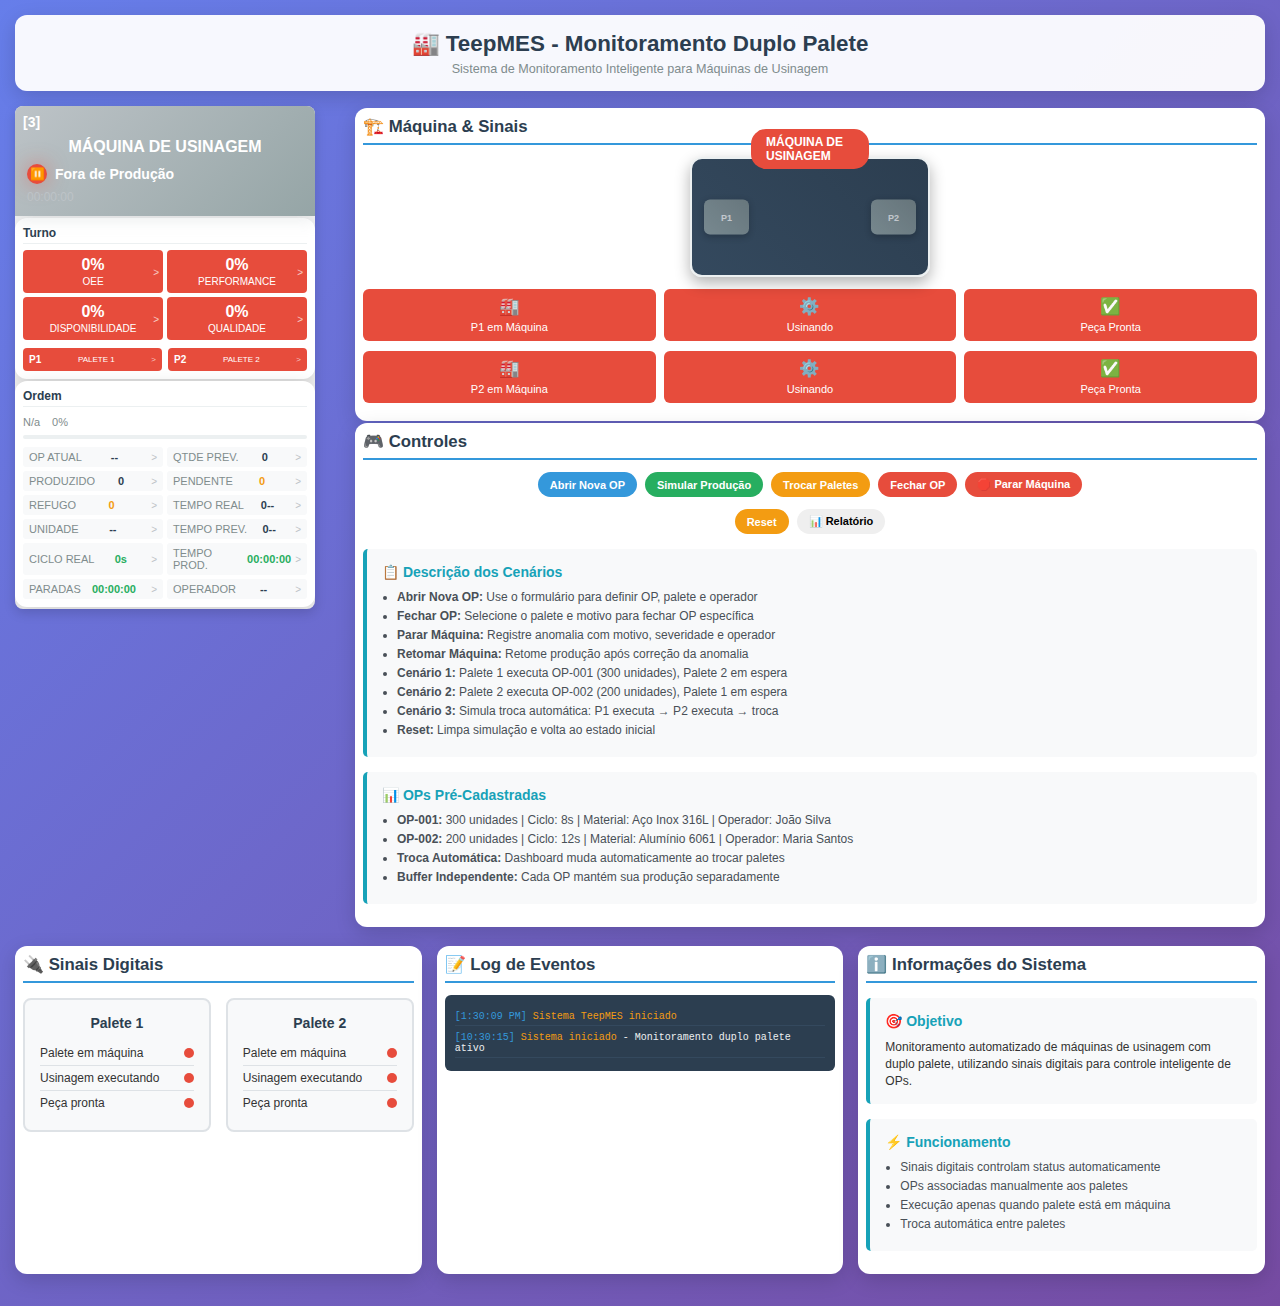
<file: teepmes_compact_presentation.html>
<!DOCTYPE html>
<html lang="pt-BR">
<head>
    <meta charset="UTF-8">
    <meta name="viewport" content="width=device-width, initial-scale=1.0">
    <title>TeepMES - Duplo Palete (Compacto)</title>
    <style>
        * {
            margin: 0;
            padding: 0;
            box-sizing: border-box;
        }

        body {
            font-family: 'Segoe UI', Tahoma, Geneva, Verdana, sans-serif;
            background: linear-gradient(135deg, #667eea 0%, #764ba2 100%);
            min-height: 100vh;
            color: #333;
            font-size: 14px;
        }

        .container {
            max-width: 1400px;
            margin: 0 auto;
            padding: 15px;
        }

        .header {
            text-align: center;
            background: rgba(255, 255, 255, 0.95);
            padding: 15px;
            border-radius: 12px;
            margin-bottom: 15px;
            box-shadow: 0 6px 20px rgba(0, 0, 0, 0.15);
        }

        .header h1 {
            color: #2c3e50;
            font-size: 1.6em;
            margin-bottom: 5px;
        }

        .header p {
            color: #7f8c8d;
            font-size: 0.9em;
        }

        .main-grid {
            display: grid;
            grid-template-columns: 320px 1fr;
            gap: 20px;
            margin-bottom: 15px;
            align-items: start;
        }

        .main-grid-3 {
            display: grid;
            grid-template-columns: 1fr 1fr 1fr;
            gap: 15px;
            margin-bottom: 15px;
        }

        .section {
            background: rgba(255, 255, 255, 0.95);
            padding: 15px;
            border-radius: 12px;
            box-shadow: 0 6px 20px rgba(0, 0, 0, 0.15);
        }

        .section h2 {
            color: #2c3e50;
            margin-bottom: 12px;
            font-size: 1.2em;
            border-bottom: 2px solid #3498db;
            padding-bottom: 6px;
        }

        .machine-container {
            display: flex;
            justify-content: center;
            align-items: center;
            margin: 12px 0;
            position: relative;
            flex-direction: column;
        }

        /* Aviso de Palete sem OP */
        .pallet-warning {
            position: absolute;
            top: -80px;
            left: 50%;
            transform: translateX(-50%);
            background: linear-gradient(135deg, #e74c3c, #c0392b);
            color: white;
            padding: 15px 25px;
            border-radius: 15px;
            box-shadow: 0 8px 25px rgba(231, 76, 60, 0.4);
            border: 3px solid #fff;
            z-index: 10;
            animation: warningPulse 2s infinite;
            text-align: center;
            min-width: 280px;
            max-width: 350px;
        }

        .warning-icon {
            font-size: 2em;
            margin-bottom: 8px;
            animation: warningBounce 1s infinite;
        }

        .warning-text {
            font-size: 14px;
            font-weight: bold;
            line-height: 1.3;
        }

        .warning-text strong {
            font-size: 16px;
            text-shadow: 1px 1px 2px rgba(0,0,0,0.3);
        }

        @keyframes warningPulse {
            0% { 
                transform: translateX(-50%) scale(1);
                box-shadow: 0 8px 25px rgba(231, 76, 60, 0.4);
            }
            50% { 
                transform: translateX(-50%) scale(1.05);
                box-shadow: 0 12px 35px rgba(231, 76, 60, 0.6);
            }
            100% { 
                transform: translateX(-50%) scale(1);
                box-shadow: 0 8px 25px rgba(231, 76, 60, 0.4);
            }
        }

        @keyframes warningBounce {
            0%, 100% { transform: translateY(0); }
            50% { transform: translateY(-5px); }
        }

        .machine {
            width: 240px;
            height: 120px;
            background: linear-gradient(45deg, #34495e, #2c3e50);
            border-radius: 12px;
            position: relative;
            box-shadow: 0 6px 15px rgba(0, 0, 0, 0.3);
            border: 2px solid #ecf0f1;
        }

        .machine::before {
            content: "MÁQUINA DE USINAGEM";
            position: absolute;
            top: -30px;
            left: 50%;
            transform: translateX(-50%);
            background: #e74c3c;
            color: white;
            padding: 6px 15px;
            border-radius: 15px;
            font-weight: bold;
            font-size: 12px;
        }

        .pallet {
            width: 45px;
            height: 35px;
            background: linear-gradient(45deg, #f39c12, #e67e22);
            border-radius: 6px;
            position: absolute;
            top: 50%;
            transform: translateY(-50%);
            display: flex;
            align-items: center;
            justify-content: center;
            color: white;
            font-weight: bold;
            font-size: 9px;
            box-shadow: 0 2px 6px rgba(0, 0, 0, 0.3);
            transition: all 0.5s ease;
            cursor: pointer;
        }

        /* Posicionamento base dos paletes */
        .pallet-1 { left: 12px; }
        .pallet-2 { right: 12px; }

        /* Palete ativo (em usinagem) - sempre no centro */
        .pallet.active {
            left: 50% !important;
            right: auto !important;
            transform: translateX(-50%) translateY(-50%) scale(1.1);
            background: linear-gradient(45deg, #27ae60, #2ecc71);
            box-shadow: 0 5px 20px rgba(46, 204, 113, 0.4);
            z-index: 2;
        }

        /* Palete inativo (fora da máquina) - sempre à esquerda */
        .pallet.waiting {
            left: 12px !important;
            right: auto !important;
            background: linear-gradient(45deg, #e74c3c, #c0392b);
            opacity: 0.8;
            z-index: 1;
        }

        /* Palete neutro (sem status específico) */
        .pallet.neutral {
            background: linear-gradient(45deg, #95a5a6, #7f8c8d);
            opacity: 0.7;
        }

        .signal-grid {
            display: grid;
            grid-template-columns: repeat(3, 1fr);
            gap: 8px;
            margin: 10px 0;
        }

        .signal {
            text-align: center;
            padding: 8px;
            background: #ecf0f1;
            border-radius: 6px;
            font-size: 11px;
        }

        .signal.active {
            background: #2ecc71;
            color: white;
        }

        .signal.inactive {
            background: #e74c3c;
            color: white;
        }

        .signal-icon {
            font-size: 1.5em;
            margin-bottom: 5px;
        }

        .op-panel {
            display: flex;
            gap: 10px;
            margin: 10px 0;
        }

        .op-card {
            flex: 1;
            background: #f8f9fa;
            border-radius: 8px;
            padding: 12px;
            border-left: 4px solid #3498db;
        }

        .op-card.executing {
            border-left-color: #27ae60;
            background: #d5f4e6;
        }

        .op-card.stopped {
            border-left-color: #e74c3c;
            background: #fadbd8;
        }

        .op-card h3 {
            color: #2c3e50;
            margin-bottom: 10px;
            font-size: 1em;
        }

        .op-status {
            display: inline-block;
            padding: 4px 10px;
            border-radius: 15px;
            font-size: 10px;
            font-weight: bold;
            text-transform: uppercase;
        }

        .status-executing {
            background: #27ae60;
            color: white;
        }

        .status-stopped {
            background: #e74c3c;
            color: white;
        }

        .production-counter {
            font-size: 1.5em;
            font-weight: bold;
            color: #2c3e50;
            margin: 8px 0;
        }

        .controls {
            display: flex;
            gap: 8px;
            justify-content: center;
            margin: 12px 0;
            flex-wrap: wrap;
        }

        .btn {
            padding: 6px 12px;
            border: none;
            border-radius: 15px;
            font-weight: bold;
            cursor: pointer;
            transition: all 0.3s ease;
            font-size: 11px;
        }

        .btn-primary {
            background: #3498db;
            color: white;
        }

        .btn-success {
            background: #27ae60;
            color: white;
        }

        .btn-warning {
            background: #f39c12;
            color: white;
        }

        .btn-danger {
            background: #e74c3c;
            color: white;
        }

        .btn:hover {
            transform: translateY(-2px);
            box-shadow: 0 3px 10px rgba(0, 0, 0, 0.2);
        }

        /* Tooltip styles */
        .btn[title]:hover::after {
            content: attr(title);
            position: absolute;
            bottom: 100%;
            left: 50%;
            transform: translateX(-50%);
            background: rgba(0, 0, 0, 0.8);
            color: white;
            padding: 5px 10px;
            border-radius: 4px;
            font-size: 12px;
            white-space: nowrap;
            z-index: 1000;
            margin-bottom: 5px;
        }

        .btn[title]:hover::before {
            content: '';
            position: absolute;
            bottom: 100%;
            left: 50%;
            transform: translateX(-50%);
            border: 5px solid transparent;
            border-top-color: rgba(0, 0, 0, 0.8);
            z-index: 1000;
        }

        .oee-dashboard {
            display: grid;
            grid-template-columns: repeat(4, 1fr);
            gap: 15px;
            margin: 15px 0;
        }

        .oee-card {
            background: linear-gradient(135deg, #667eea, #764ba2);
            color: white;
            padding: 15px;
            border-radius: 10px;
            text-align: center;
        }

        .oee-value {
            font-size: 1.8em;
            font-weight: bold;
            margin: 5px 0;
        }

        .oee-card h3 {
            font-size: 0.9em;
            margin-bottom: 5px;
        }

        .oee-card p {
            font-size: 0.8em;
            opacity: 0.9;
        }

        .signal-flow {
            display: grid;
            grid-template-columns: 1fr 1fr;
            gap: 15px;
            margin: 15px 0;
        }

        .signal-card {
            background: #f8f9fa;
            border-radius: 8px;
            padding: 15px;
            border: 2px solid #dee2e6;
        }

        .signal-card h4 {
            color: #2c3e50;
            margin-bottom: 10px;
            text-align: center;
            font-size: 1em;
        }

        .signal-list {
            list-style: none;
        }

        .signal-list li {
            padding: 5px 0;
            border-bottom: 1px solid #dee2e6;
            display: flex;
            justify-content: space-between;
            align-items: center;
            font-size: 12px;
        }

        .signal-list li:last-child {
            border-bottom: none;
        }

        .signal-status {
            width: 10px;
            height: 10px;
            border-radius: 50%;
            background: #e74c3c;
        }

        .signal-status.active {
            background: #27ae60;
        }

        .log-container {
            background: #2c3e50;
            color: #ecf0f1;
            padding: 10px;
            border-radius: 6px;
            margin: 10px 0;
            max-height: 120px;
            overflow-y: auto;
            font-family: 'Courier New', monospace;
            font-size: 10px;
        }

        .log-entry {
            margin: 3px 0;
            padding: 3px 0;
            border-bottom: 1px solid #34495e;
        }

        .log-time {
            color: #3498db;
        }

        .log-event {
            color: #f39c12;
        }

        .log-success {
            color: #27ae60;
            font-weight: bold;
        }

        .log-warning {
            color: #f39c12;
            font-weight: bold;
        }

        .log-danger {
            color: #e74c3c;
            font-weight: bold;
        }

        .log-production {
            color: #3498db;
            font-weight: bold;
        }

        .rules-box {
            background: #f8f9fa;
            border-left: 4px solid #17a2b8;
            padding: 15px;
            margin: 15px 0;
            border-radius: 5px;
        }

        .rules-box h4 {
            color: #17a2b8;
            margin-bottom: 10px;
            font-size: 1em;
        }

        .rules-box ul {
            margin-left: 15px;
            font-size: 12px;
        }

        .rules-box li {
            margin: 5px 0;
            color: #495057;
        }

        .highlight {
            background: linear-gradient(120deg, #a8edea 0%, #fed6e3 100%);
            padding: 2px 6px;
            border-radius: 3px;
            font-weight: bold;
        }

        @keyframes pulse {
            0% { transform: scale(1); }
            50% { transform: scale(1.05); }
            100% { transform: scale(1); }
        }

        .pulse {
            animation: pulse 2s infinite;
        }

        @keyframes slideIn {
            from { opacity: 0; transform: translateX(-30px); }
            to { opacity: 1; transform: translateX(0); }
        }

        @keyframes slideInRight {
            from { opacity: 0; transform: translateX(100px); }
            to { opacity: 1; transform: translateX(0); }
        }

        @keyframes slideOutRight {
            from { opacity: 1; transform: translateX(0); }
            to { opacity: 0; transform: translateX(100px); }
        }

        .slide-in {
            animation: slideIn 0.3s ease-out;
        }

        .full-width {
            grid-column: 1 / -1;
        }

        .compact-text {
            font-size: 12px;
            line-height: 1.4;
        }

        /* Modal de Abertura de OP */
        .modal {
            display: none;
            position: fixed;
            z-index: 1000;
            left: 0;
            top: 0;
            width: 100%;
            height: 100%;
            background-color: rgba(0, 0, 0, 0.5);
            backdrop-filter: blur(5px);
        }

        .modal-content {
            background: rgba(255, 255, 255, 0.98);
            position: absolute;
            top: 50%;
            left: 50%;
            transform: translate(-50%, -50%);
            padding: 30px;
            border-radius: 20px;
            width: 90%;
            max-width: 500px;
            box-shadow: 0 20px 50px rgba(0, 0, 0, 0.3);
            animation: slideIn 0.3s ease-out;
        }

        .modal-header {
            text-align: center;
            margin-bottom: 25px;
            padding-bottom: 15px;
            border-bottom: 2px solid #3498db;
        }

        .modal-header h2 {
            color: #2c3e50;
            font-size: 1.6em;
            margin-bottom: 8px;
        }

        .modal-header p {
            color: #7f8c8d;
            font-size: 0.9em;
        }

        .op-info {
            background: #e8f4fd;
            border-left: 4px solid #3498db;
            padding: 15px;
            margin: 20px 0;
            border-radius: 8px;
        }

        .op-info h4 {
            color: #2980b9;
            margin-bottom: 10px;
        }

        /* Status dos Paletes no Modal */
        .pallet-status-info {
            background: #f8f9fa;
            border-left: 4px solid #28a745;
            padding: 15px;
            margin: 20px 0;
            border-radius: 8px;
        }

        .pallet-status-info h4 {
            color: #28a745;
            margin-bottom: 10px;
        }

        .pallet-status-grid {
            display: grid;
            grid-template-columns: 1fr 1fr;
            gap: 10px;
        }

        .pallet-status-item {
            display: flex;
            align-items: center;
            padding: 8px;
            background: white;
            border-radius: 6px;
            border: 1px solid #dee2e6;
        }

        .pallet-status-indicator {
            width: 12px;
            height: 12px;
            border-radius: 50%;
            margin-right: 8px;
            background: #6c757d;
        }

        .pallet-status-indicator.available {
            background: #28a745;
        }

        .pallet-status-indicator.occupied {
            background: #dc3545;
        }

        .pallet-status-indicator.active {
            background: #007bff;
        }

        .pallet-status-text {
            font-size: 12px;
            flex-grow: 1;
        }

        .form-group {
            margin-bottom: 20px;
        }

        .form-group label {
            display: block;
            margin-bottom: 8px;
            color: #2c3e50;
            font-weight: bold;
            font-size: 0.9em;
        }

        .form-group input, .form-group select, .form-group textarea {
            width: 100%;
            padding: 12px 15px;
            border: 2px solid #ecf0f1;
            border-radius: 10px;
            font-size: 1em;
            transition: all 0.3s ease;
            background: white;
            font-family: inherit;
        }

        .form-group textarea {
            resize: vertical;
            min-height: 80px;
        }

        .form-group input:focus, .form-group select:focus, .form-group textarea:focus {
            outline: none;
            border-color: #3498db;
            box-shadow: 0 0 10px rgba(52, 152, 219, 0.3);
        }

        .form-group input::placeholder {
            color: #bdc3c7;
        }

        .modal-buttons {
            display: flex;
            gap: 15px;
            justify-content: center;
            margin-top: 25px;
        }

        .btn-modal {
            padding: 12px 25px;
            border: none;
            border-radius: 25px;
            font-weight: bold;
            cursor: pointer;
            transition: all 0.3s ease;
            font-size: 1em;
            min-width: 120px;
        }

        .btn-confirm {
            background: #27ae60;
            color: white;
        }

        .btn-cancel {
            background: #e74c3c;
            color: white;
        }

        .btn-modal:hover {
            transform: translateY(-2px);
            box-shadow: 0 5px 15px rgba(0, 0, 0, 0.2);
        }

        .close {
            color: #aaa;
            float: right;
            font-size: 28px;
            font-weight: bold;
            cursor: pointer;
            position: absolute;
            right: 20px;
            top: 15px;
        }

        .close:hover {
            color: #e74c3c;
        }

        .op-info {
            background: #f8f9fa;
            padding: 15px;
            border-radius: 10px;
            margin: 15px 0;
            border-left: 4px solid #17a2b8;
        }

        .op-info h4 {
            color: #17a2b8;
            margin-bottom: 8px;
            font-size: 1em;
        }

        .op-info p {
            color: #495057;
            font-size: 0.85em;
            margin: 3px 0;
        }

        /* Dashboard de Visualização da Máquina - Formato Real */
        .machine-dashboard {
            width: 100%;
            max-width: 300px;
            margin: 0;
            background: #f5f5f5;
            border-radius: 8px;
            overflow: hidden;
            box-shadow: 0 4px 12px rgba(0, 0, 0, 0.15);
            font-family: 'Segoe UI', Tahoma, Geneva, Verdana, sans-serif;
        }

        .machine-header {
            background: #2c3e50;
            color: white;
            padding: 12px;
            position: relative;
            transition: all 0.3s ease;
        }

        .machine-header.status-production {
            background: linear-gradient(135deg, #27ae60, #2ecc71);
            box-shadow: 0 4px 15px rgba(39, 174, 96, 0.3);
        }

        .machine-header.status-setup {
            background: linear-gradient(135deg, #f1c40f, #f39c12);
            box-shadow: 0 4px 15px rgba(241, 196, 15, 0.3);
        }

        .machine-header.status-stopped {
            background: linear-gradient(135deg, #e74c3c, #c0392b);
            box-shadow: 0 4px 15px rgba(231, 76, 60, 0.3);
        }

        .machine-header.status-waiting {
            background: linear-gradient(135deg, #95a5a6, #7f8c8d);
            box-shadow: 0 4px 15px rgba(149, 165, 166, 0.3);
        }

        .machine-header.status-idle {
            background: linear-gradient(135deg, #bdc3c7, #95a5a6);
            box-shadow: 0 4px 15px rgba(189, 195, 199, 0.3);
        }

        .machine-id {
            position: absolute;
            top: 8px;
            left: 8px;
            font-weight: bold;
            font-size: 14px;
        }

        .machine-name {
            font-size: 16px;
            font-weight: bold;
            margin-top: 20px;
            margin-bottom: 8px;
            text-align: center;
        }

        .machine-status {
            display: flex;
            align-items: center;
            gap: 8px;
            margin-bottom: 6px;
        }

        .status-icon {
            width: 20px;
            height: 20px;
            border-radius: 50%;
            display: flex;
            align-items: center;
            justify-content: center;
            font-size: 12px;
        }

        .status-icon.production {
            background: #27ae60;
            color: white;
            box-shadow: 0 0 20px rgba(39, 174, 96, 0.5);
        }

        .status-icon.setup {
            background: #f1c40f;
            color: white;
            box-shadow: 0 0 20px rgba(241, 196, 15, 0.5);
        }

        .status-icon.stopped {
            background: #e74c3c;
            color: white;
            box-shadow: 0 0 20px rgba(231, 76, 60, 0.5);
        }

        .status-icon.waiting {
            background: #95a5a6;
            color: white;
            box-shadow: 0 0 20px rgba(149, 165, 166, 0.5);
        }

        .status-text {
            font-size: 14px;
            font-weight: bold;
        }

        .status-timer {
            font-size: 12px;
            color: #bdc3c7;
        }

        .section {
            background: white;
            margin: 2px 0;
            padding: 8px;
        }

        .section-title {
            font-size: 12px;
            font-weight: bold;
            margin-bottom: 6px;
            color: #2c3e50;
            border-bottom: 1px solid #ecf0f1;
            padding-bottom: 3px;
        }

        .metrics-grid {
            display: grid;
            grid-template-columns: 1fr 1fr;
            gap: 4px;
        }

        .metric-item {
            background: #e74c3c;
            color: white;
            text-align: center;
            padding: 6px;
            border-radius: 4px;
            position: relative;
        }

        .metric-item.good {
            background: #27ae60;
        }

        .metric-item.warning {
            background: #f39c12;
        }

        .metric-value {
            font-size: 16px;
            font-weight: bold;
        }

        .metric-label {
            font-size: 10px;
            margin-top: 2px;
        }

        .metric-arrow {
            position: absolute;
            right: 4px;
            top: 50%;
            transform: translateY(-50%);
            font-size: 10px;
            color: rgba(255, 255, 255, 0.7);
        }

        .production-grid {
            display: grid;
            grid-template-columns: 1fr 1fr;
            gap: 4px;
        }

        .production-item {
            display: flex;
            justify-content: space-between;
            align-items: center;
            padding: 4px 6px;
            background: #f8f9fa;
            border-radius: 3px;
            font-size: 11px;
        }

        .production-label {
            color: #7f8c8d;
            font-weight: normal;
        }

        .production-value {
            font-weight: bold;
            color: #2c3e50;
        }

        .production-value.good {
            color: #27ae60;
        }

        .production-value.warning {
            color: #f39c12;
        }

        .production-value.danger {
            color: #e74c3c;
        }

        .production-arrow {
            margin-left: 4px;
            font-size: 10px;
            color: #bdc3c7;
        }

        /* Indicadores dos Paletes */
        .pallet-indicators-grid {
            display: grid;
            grid-template-columns: repeat(2, 1fr);
            gap: 6px;
            margin-top: 8px;
        }

        .pallet-indicator {
            background: #e74c3c;
            border-radius: 4px;
            padding: 6px;
            display: flex;
            align-items: center;
            justify-content: space-between;
            transition: all 0.3s ease;
        }

        .pallet-indicator.in-machine {
            background: #27ae60;
        }

        .pallet-indicator.op-waiting {
            background: #f39c12;
        }

        .pallet-indicator-value {
            color: white;
            font-weight: bold;
            font-size: 10px;
            margin-right: 4px;
        }

        .pallet-indicator-label {
            color: white;
            font-size: 8px;
            flex-grow: 1;
            text-align: center;
        }

        .pallet-indicator-arrow {
            margin-left: 4px;
            font-size: 8px;
            color: rgba(255, 255, 255, 0.7);
        }

        /* Responsividade */
        @media (max-width: 768px) {
            .main-grid {
                grid-template-columns: 1fr;
                gap: 15px;
            }
            
            .main-grid-3 {
                grid-template-columns: 1fr;
            }
            
            .machine-dashboard {
                max-width: 100%;
                padding: 10px;
            }
            
            .production-grid {
                grid-template-columns: repeat(2, 1fr);
            }
            
            .metrics-grid {
                grid-template-columns: repeat(2, 1fr);
            }
            
            .controls {
                flex-direction: column;
                align-items: center;
            }
            
            .btn {
                width: 100%;
                max-width: 200px;
            }
        }

        @media (max-width: 480px) {
            .container {
                padding: 10px;
            }
            
            .production-grid {
                grid-template-columns: 1fr;
            }
            
            .metrics-grid {
                grid-template-columns: 1fr;
            }
            
            .machine {
                width: 200px;
                height: 100px;
            }
            
            .pallet {
                width: 35px;
                height: 25px;
                font-size: 8px;
            }
            
            .pallet-warning {
                top: -70px;
                min-width: 250px;
                max-width: 300px;
                padding: 12px 20px;
            }
            
            .warning-text {
                font-size: 12px;
            }
            
            .warning-text strong {
                font-size: 14px;
            }
        }
    </style>
</head>
<body>
    <div class="container">
        <div class="header">
            <h1>🏭 TeepMES - Monitoramento Duplo Palete</h1>
            <p>Sistema de Monitoramento Inteligente para Máquinas de Usinagem</p>
        </div>

        <div class="main-grid">
            <!-- DASHBOARD DA MÁQUINA - LADO ESQUERDO -->
            <div class="machine-dashboard">
                <div class="machine-header">
                    <div class="machine-id">[3]</div>
                    <div class="machine-name">MÁQUINA DE USINAGEM</div>
                    <div class="machine-status">
                        <div class="status-icon" id="machine-status-icon">
                            <span id="status-symbol">⏸</span>
                        </div>
                        <div class="status-text" id="machine-status-text">Fora de Produção</div>
                    </div>
                    <div class="status-timer" id="machine-timer">00:00:00</div>
                </div>

                <div class="section">
                    <div class="section-title">Turno</div>
                    <div class="metrics-grid">
                        <div class="metric-item" id="oee-item">
                            <div class="metric-value" id="oee-value">0%</div>
                            <div class="metric-label">OEE</div>
                            <div class="metric-arrow">></div>
                        </div>
                        <div class="metric-item" id="performance-item">
                            <div class="metric-value" id="performance-value">0%</div>
                            <div class="metric-label">PERFORMANCE</div>
                            <div class="metric-arrow">></div>
                        </div>
                        <div class="metric-item" id="availability-item">
                            <div class="metric-value" id="availability-value">0%</div>
                            <div class="metric-label">DISPONIBILIDADE</div>
                            <div class="metric-arrow">></div>
                        </div>
                        <div class="metric-item" id="quality-item">
                            <div class="metric-value" id="quality-value">0%</div>
                            <div class="metric-label">QUALIDADE</div>
                            <div class="metric-arrow">></div>
                        </div>
                    </div>
                    
                    <!-- Indicadores dos Paletes -->
                    <div style="margin-top: 8px;">
                        <div class="pallet-indicators-grid">
                            <div class="pallet-indicator" id="pallet1-indicator">
                                <div class="pallet-indicator-value" id="pallet1-status">P1</div>
                                <div class="pallet-indicator-label">PALETE 1</div>
                                <div class="pallet-indicator-arrow">></div>
                            </div>
                            <div class="pallet-indicator" id="pallet2-indicator">
                                <div class="pallet-indicator-value" id="pallet2-status">P2</div>
                                <div class="pallet-indicator-label">PALETE 2</div>
                                <div class="pallet-indicator-arrow">></div>
                            </div>
                        </div>
                    </div>
                </div>

                <div class="section">
                    <div class="section-title">Ordem</div>
                    <div style="margin-bottom: 6px;">
                        <span style="font-size: 11px; color: #7f8c8d;" id="current-op-display">N/a</span>
                        <span style="font-size: 11px; color: #7f8c8d; margin-left: 8px;" id="progress-percentage">0%</span>
                    </div>
                    <!-- Barra de progresso -->
                    <div style="background: #ecf0f1; height: 4px; border-radius: 2px; margin-bottom: 8px; overflow: hidden;">
                        <div id="progress-bar" style="background: #27ae60; height: 100%; width: 0%; transition: width 0.3s ease;"></div>
                    </div>
                    <div class="production-grid">
                        <div class="production-item">
                            <span class="production-label">OP ATUAL</span>
                            <span class="production-value" id="current-op">--</span>
                            <span class="production-arrow">></span>
                        </div>
                        <div class="production-item">
                            <span class="production-label">QTDE PREV.</span>
                            <span class="production-value" id="planned-qty">0</span>
                            <span class="production-arrow">></span>
                        </div>
                        <div class="production-item">
                            <span class="production-label">PRODUZIDO</span>
                            <span class="production-value" id="produced-qty">0</span>
                            <span class="production-arrow">></span>
                        </div>
                        <div class="production-item">
                            <span class="production-label">PENDENTE</span>
                            <span class="production-value warning" id="pending-qty">0</span>
                            <span class="production-arrow">></span>
                        </div>
                        <div class="production-item">
                            <span class="production-label">REFUGO</span>
                            <span class="production-value warning" id="scrap-qty">0</span>
                            <span class="production-arrow">></span>
                        </div>
                        <div class="production-item">
                            <span class="production-label">TEMPO REAL</span>
                            <span class="production-value">0--</span>
                            <span class="production-arrow">></span>
                        </div>
                        <div class="production-item">
                            <span class="production-label">UNIDADE</span>
                            <span class="production-value">--</span>
                            <span class="production-arrow">></span>
                        </div>
                        <div class="production-item">
                            <span class="production-label">TEMPO PREV.</span>
                            <span class="production-value">0--</span>
                            <span class="production-arrow">></span>
                        </div>
                        <div class="production-item">
                            <span class="production-label">CICLO REAL</span>
                            <span class="production-value good" id="real-cycle">0s</span>
                            <span class="production-arrow">></span>
                        </div>
                        <div class="production-item">
                            <span class="production-label">TEMPO PROD.</span>
                            <span class="production-value good" id="prod-time">00:00:00</span>
                            <span class="production-arrow">></span>
                        </div>
                        <div class="production-item">
                            <span class="production-label">PARADAS</span>
                            <span class="production-value good" id="stop-time">00:00:00</span>
                            <span class="production-arrow">></span>
                        </div>
                        <div class="production-item">
                            <span class="production-label">OPERADOR</span>
                            <span class="production-value" id="operator-name">--</span>
                            <span class="production-arrow">></span>
                        </div>
                    </div>
                </div>
            </div>

            <!-- SIMULADOR E EXEMPLO DA MÁQUINA - LADO DIREITO -->
            <div>
                <!-- VISUALIZAÇÃO DA MÁQUINA -->
                <div class="section">
                    <h2>🏗️ Máquina & Sinais</h2>
                    <div class="machine-container">
                        <!-- Aviso de Palete sem OP -->
                        <div class="pallet-warning" id="pallet-warning" style="display: none;">
                            <div class="warning-icon">⚠️</div>
                            <div class="warning-text">
                                <strong>PALETE SEM OP!</strong><br>
                                <span id="warning-pallet-info">Palete ativo sem Ordem de Produção</span>
                            </div>
                        </div>
                        
                        <div class="machine">
                            <div class="pallet pallet-1" id="pallet1">
                                <span>P1</span>
                            </div>
                            <div class="pallet pallet-2" id="pallet2">
                                <span>P2</span>
                            </div>
                        </div>
                    </div>

                    <div class="signal-grid">
                        <div class="signal" id="signal1-machine">
                            <div class="signal-icon">🏭</div>
                            <div>P1 em Máquina</div>
                        </div>
                        <div class="signal" id="signal1-executing">
                            <div class="signal-icon">⚙️</div>
                            <div>Usinando</div>
                        </div>
                        <div class="signal" id="signal1-ready">
                            <div class="signal-icon">✅</div>
                            <div>Peça Pronta</div>
                        </div>
                    </div>

                    <div class="signal-grid">
                        <div class="signal" id="signal2-machine">
                            <div class="signal-icon">🏭</div>
                            <div>P2 em Máquina</div>
                        </div>
                        <div class="signal" id="signal2-executing">
                            <div class="signal-icon">⚙️</div>
                            <div>Usinando</div>
                        </div>
                        <div class="signal" id="signal2-ready">
                            <div class="signal-icon">✅</div>
                            <div>Peça Pronta</div>
                        </div>
                    </div>
                </div>

                <!-- CONTROLES -->
                <div class="section">
                    <h2>🎮 Controles</h2>
                    <div class="controls">
                        <button class="btn btn-primary" onclick="openOPModal()" title="Abrir nova Ordem de Produção">Abrir Nova OP</button>
                        <button class="btn btn-success" onclick="simulateProduction()" title="Simular produção de uma peça">Simular Produção</button>
                        <button class="btn btn-warning" onclick="switchPallets()" title="Trocar palete ativo">Trocar Paletes</button>
                        <button class="btn btn-danger" onclick="openCloseOPModal()" title="Fechar OP por palete">Fechar OP</button>
                        <button class="btn btn-danger" onclick="openStopMachineModal()" title="Parar máquina por anomalia" id="stop-machine-btn">🛑 Parar Máquina</button>
                        <button class="btn btn-success" onclick="resumeMachine()" title="Retomar máquina após parada" id="resume-machine-btn" style="display: none;">▶️ Retomar Máquina</button>
                    </div>

                    <div class="controls">
                        <button class="btn btn-warning" onclick="resetSimulation()" title="Volta ao estado inicial">Reset</button>
          <button class="btn btn-info" onclick="generateTimelineReport()" title="Gerar relatório da linha do tempo">📊 Relatório</button>
                    </div>
                    
                    <div class="rules-box">
                        <h4>📋 Descrição dos Cenários</h4>
                        <ul>
                            <li><strong>Abrir Nova OP:</strong> Use o formulário para definir OP, palete e operador</li>
                            <li><strong>Fechar OP:</strong> Selecione o palete e motivo para fechar OP específica</li>
                            <li><strong>Parar Máquina:</strong> Registre anomalia com motivo, severidade e operador</li>
                            <li><strong>Retomar Máquina:</strong> Retome produção após correção da anomalia</li>
                            <li><strong>Cenário 1:</strong> Palete 1 executa OP-001 (300 unidades), Palete 2 em espera</li>
                            <li><strong>Cenário 2:</strong> Palete 2 executa OP-002 (200 unidades), Palete 1 em espera</li>
                            <li><strong>Cenário 3:</strong> Simula troca automática: P1 executa → P2 executa → troca</li>
                            <li><strong>Reset:</strong> Limpa simulação e volta ao estado inicial</li>
                        </ul>
                    </div>
                    
                    <div class="rules-box">
                        <h4>📊 OPs Pré-Cadastradas</h4>
                        <ul>
                            <li><strong>OP-001:</strong> 300 unidades | Ciclo: 8s | Material: Aço Inox 316L | Operador: João Silva</li>
                            <li><strong>OP-002:</strong> 200 unidades | Ciclo: 12s | Material: Alumínio 6061 | Operador: Maria Santos</li>
                            <li><strong>Troca Automática:</strong> Dashboard muda automaticamente ao trocar paletes</li>
                            <li><strong>Buffer Independente:</strong> Cada OP mantém sua produção separadamente</li>
                        </ul>
                    </div>
                </div>
            </div>


        </div>

        <div class="main-grid-3">
            <!-- SINAIS DIGITAIS -->
            <div class="section">
                <h2>🔌 Sinais Digitais</h2>
                <div class="signal-flow">
                    <div class="signal-card">
                        <h4>Palete 1</h4>
                        <ul class="signal-list">
                            <li>
                                <span>Palete em máquina</span>
                                <div class="signal-status" id="p1-machine-status"></div>
                            </li>
                            <li>
                                <span>Usinagem executando</span>
                                <div class="signal-status" id="p1-exec-status"></div>
                            </li>
                            <li>
                                <span>Peça pronta</span>
                                <div class="signal-status" id="p1-ready-status"></div>
                            </li>
                        </ul>
                    </div>
                    <div class="signal-card">
                        <h4>Palete 2</h4>
                        <ul class="signal-list">
                            <li>
                                <span>Palete em máquina</span>
                                <div class="signal-status" id="p2-machine-status"></div>
                            </li>
                            <li>
                                <span>Usinagem executando</span>
                                <div class="signal-status" id="p2-exec-status"></div>
                            </li>
                            <li>
                                <span>Peça pronta</span>
                                <div class="signal-status" id="p2-ready-status"></div>
                            </li>
                        </ul>
                    </div>
                </div>
            </div>

            <!-- LOG DE EVENTOS -->
            <div class="section">
                <h2>📝 Log de Eventos</h2>
                <div class="log-container" id="event-log">
                    <div class="log-entry">
                        <span class="log-time">[10:30:15]</span> 
                        <span class="log-event">Sistema iniciado</span> - Monitoramento duplo palete ativo
                    </div>
                </div>
            </div>

            <!-- INFORMAÇÕES ADICIONAIS -->
            <div class="section">
                <h2>ℹ️ Informações do Sistema</h2>
                <div class="rules-box">
                    <h4>🎯 Objetivo</h4>
                    <p class="compact-text">Monitoramento automatizado de máquinas de usinagem com duplo palete, utilizando sinais digitais para controle inteligente de OPs.</p>
                </div>
                
                <div class="rules-box">
                    <h4>⚡ Funcionamento</h4>
                    <ul>
                        <li>Sinais digitais controlam status automaticamente</li>
                        <li>OPs associadas manualmente aos paletes</li>
                        <li>Execução apenas quando palete está em máquina</li>
                        <li>Troca automática entre paletes</li>
                    </ul>
                </div>
            </div>
        </div>
    </div>

    <!-- Modal de Abertura de OP -->
    <div id="opModal" class="modal">
        <div class="modal-content">
            <span class="close" onclick="closeModal()">&times;</span>
            <div class="modal-header">
                <h2>🏭 Abertura de OP Simulação</h2>
                <p>Configure os parâmetros para iniciar uma nova Ordem de Produção</p>
            </div>
            
            <div class="op-info">
                <h4>📋 Informações da OP</h4>
                <p><strong>Máquina:</strong> Máquina de Usinagem (Duplo Palete)</p>
                <p><strong>Status:</strong> Aguardando configuração</p>
                <p><strong>Regra:</strong> OP sempre atribuída a um palete específico</p>
            </div>

            <!-- Status dos Paletes -->
            <div class="pallet-status-info">
                <h4>🔧 Status dos Paletes</h4>
                <div class="pallet-status-grid">
                    <div class="pallet-status-item" id="modal-pallet1-status">
                        <div class="pallet-status-indicator" id="modal-p1-indicator"></div>
                        <div class="pallet-status-text">
                            <strong>Palete 1:</strong> <span id="modal-p1-text">Disponível</span>
                        </div>
                    </div>
                    <div class="pallet-status-item" id="modal-pallet2-status">
                        <div class="pallet-status-indicator" id="modal-p2-indicator"></div>
                        <div class="pallet-status-text">
                            <strong>Palete 2:</strong> <span id="modal-p2-text">Disponível</span>
                        </div>
                    </div>
                </div>
            </div>

            <form id="opForm">
                <div class="form-group">
                    <label for="opNumber">📝 Número da OP:</label>
                    <input type="text" id="opNumber" placeholder="Ex: OP-001, OP-002..." required>
                </div>

                <div class="form-group">
                    <label for="palletSelect">🎯 Palete:</label>
                    <select id="palletSelect" required>
                        <option value="">Selecione o palete</option>
                        <option value="1">Palete 1 (P1)</option>
                        <option value="2">Palete 2 (P2)</option>
                    </select>
                </div>

                <div class="form-group">
                    <label>👨‍🔧 Operador da Máquina:</label>
                    <div style="display: flex; align-items: center; gap: 10px;">
                        <div id="current-operator-display" style="flex: 1; padding: 10px; background: #e8f4fd; border: 1px solid #3498db; border-radius: 5px; font-weight: bold;">
                            Nenhum operador definido
                        </div>
                        <button type="button" id="change-operator-btn" class="btn-modal btn-warning" style="padding: 10px 15px; font-size: 12px;" onclick="changeMachineOperator()">
                            🔄 Trocar
                        </button>
                    </div>
                    <input type="text" id="operatorCode" placeholder="Digite o código do novo operador..." style="display: none; margin-top: 10px;">
                </div>

                <div class="modal-buttons">
                    <button type="button" class="btn-modal btn-cancel" onclick="closeModal()">Cancelar</button>
                    <button type="submit" class="btn-modal btn-confirm">Abrir OP</button>
                </div>
            </form>
        </div>
    </div>

    <!-- Modal de Fechamento de OP -->
    <div id="closeOPModal" class="modal">
        <div class="modal-content">
            <span class="close" onclick="closeCloseModal()">&times;</span>
            <div class="modal-header">
                <h2>🔒 Fechamento de OP</h2>
                <p>Selecione o palete e confirme o fechamento da Ordem de Produção</p>
            </div>
            
            <div class="op-info">
                <h4>📋 OPs Ativas</h4>
                <div id="active-ops-list">
                    <!-- Será preenchido dinamicamente -->
                </div>
            </div>

            <form id="closeOPForm">
                <div class="form-group">
                    <label for="closePalletSelect">🎯 Palete para Fechar:</label>
                    <select id="closePalletSelect" required>
                        <option value="">Selecione o palete</option>
                        <option value="1" id="close-pallet1-option">Palete 1 (P1)</option>
                        <option value="2" id="close-pallet2-option">Palete 2 (P2)</option>
                    </select>
                </div>

                <div class="form-group">
                    <label for="closeReason">📝 Motivo do Fechamento:</label>
                    <select id="closeReason" required>
                        <option value="">Selecione o motivo</option>
                        <option value="completed">Produção Concluída</option>
                        <option value="cancelled">OP Cancelada</option>
                        <option value="error">Erro na Produção</option>
                        <option value="maintenance">Manutenção</option>
                        <option value="other">Outro</option>
                    </select>
                </div>

                <div class="form-group">
                    <label for="closeNotes">💬 Observações (opcional):</label>
                    <input type="text" id="closeNotes" placeholder="Adicione observações sobre o fechamento...">
                </div>

                <div class="modal-buttons">
                    <button type="button" class="btn-modal btn-cancel" onclick="closeCloseModal()">Cancelar</button>
                    <button type="submit" class="btn-modal btn-danger">Fechar OP</button>
                </div>
            </form>
        </div>
    </div>

    <!-- Modal de Parada de Máquina -->
    <div id="stopMachineModal" class="modal">
        <div class="modal-content">
            <span class="close" onclick="closeStopModal()">&times;</span>
            <div class="modal-header">
                <h2>🛑 Parada de Máquina</h2>
                <p>Registre o motivo da parada e anomalia detectada</p>
            </div>
            
            <div class="op-info">
                <h4>📊 Status Atual da Máquina</h4>
                <div id="machine-status-info">
                    <!-- Será preenchido dinamicamente -->
                </div>
            </div>

            <form id="stopMachineForm">
                <div class="form-group">
                    <label for="stopReason">🚨 Motivo da Parada:</label>
                    <select id="stopReason" required>
                        <option value="">Selecione o motivo da parada</option>
                        <option value="mechanical">Falha Mecânica</option>
                        <option value="electrical">Falha Elétrica</option>
                        <option value="tool_wear">Desgaste de Ferramenta</option>
                        <option value="material_issue">Problema com Material</option>
                        <option value="quality_issue">Problema de Qualidade</option>
                        <option value="safety">Questão de Segurança</option>
                        <option value="maintenance">Manutenção Preventiva</option>
                        <option value="operator_error">Erro do Operador</option>
                        <option value="program_error">Erro de Programa</option>
                        <option value="other">Outro</option>
                    </select>
                </div>

                <div class="form-group">
                    <label for="stopDescription">📝 Descrição da Anomalia:</label>
                    <textarea id="stopDescription" rows="3" placeholder="Descreva detalhadamente a anomalia observada..." required></textarea>
                </div>

                <div class="form-group">
                    <label for="stopSeverity">⚠️ Severidade:</label>
                    <select id="stopSeverity" required>
                        <option value="">Selecione a severidade</option>
                        <option value="low">Baixa - Parada rápida</option>
                        <option value="medium">Média - Requer atenção</option>
                        <option value="high">Alta - Parada prolongada</option>
                        <option value="critical">Crítica - Parada de emergência</option>
                    </select>
                </div>

                <div class="form-group">
                    <label for="stopOperator">👨‍🔧 Operador Responsável:</label>
                    <input type="text" id="stopOperator" placeholder="Preenchido automaticamente..." readonly>
                    <small style="color: #27ae60; font-size: 11px; margin-top: 5px; display: block;">
                        ✅ Campo preenchido automaticamente com o operador da OP ativa
                    </small>
                </div>

                <div class="modal-buttons">
                    <button type="button" class="btn-modal btn-cancel" onclick="closeStopModal()">Cancelar</button>
                    <button type="submit" class="btn-modal btn-danger">🛑 Parar Máquina</button>
                </div>
            </form>
        </div>
    </div>

    <!-- Modal do Relatório de Linha do Tempo -->
    <div id="timelineReportModal" class="modal">
        <div class="modal-content">
            <div class="modal-header">
                <h3>📊 Relatório de Linha do Tempo</h3>
                <span class="close" onclick="closeTimelineReport()">&times;</span>
            </div>
            <div class="modal-body">
                <div id="timeline-report-content">
                    <!-- Conteúdo do relatório será inserido aqui -->
                </div>
            </div>
            <div class="modal-footer">
                <button class="btn btn-primary" onclick="exportTimelineReport()">📥 Exportar</button>
                <button class="btn btn-secondary" onclick="closeTimelineReport()">Fechar</button>
            </div>
        </div>
    </div>

    <script>
        // Base de dados das OPs pré-cadastradas
        const opDatabase = {
            'OP-001': {
                code: 'OP-001',
                description: 'Usinagem de Peça Tipo A',
                plannedQty: 300,
                operatorCode: 'OP001',
                operatorName: 'João Silva',
                cycleTime: 8, // segundos
                material: 'Aço Inox 316L',
                tool: 'Fresa Carbide Ø12mm'
            },
            'OP-002': {
                code: 'OP-002',
                description: 'Usinagem de Peça Tipo B',
                plannedQty: 200,
                operatorCode: 'OP002',
                operatorName: 'Maria Santos',
                cycleTime: 12, // segundos
                material: 'Alumínio 6061',
                tool: 'Broca HSS Ø8mm'
            }
        };

        // Array para armazenar eventos da simulação
        let simulationEvents = [];

        // Estado da simulação
        let simulationState = {
            pallet1Active: false,
            pallet2Active: false,
            pallet1InMachine: false,
            pallet2InMachine: false,
            pallet1Executing: false,
            pallet2Executing: false,
            pallet1Setup: false,
            pallet2Setup: false,
            op1Open: false,
            op2Open: false,
            op1Production: 0,
            op2Production: 0,
            op1Scrap: 0,
            op2Scrap: 0,
            op1ProductionTime: 0,
            op2ProductionTime: 0,
            currentScenario: 'idle',
            // Dashboard data (dados da OP ativa)
            currentOP: '--',
            activePallet: '--',
            operatorName: '--',
            plannedQty: 0,
            producedQty: 0,
            scrapQty: 0,
            productionTime: 0,
            stopTime: 0,
            realCycle: 0,
            machineStatus: 'stopped',
            startTime: null,
            // Dados específicos das OPs
            op1Data: null,
            op2Data: null,
            // Operador da máquina (não do palete)
            machineOperator: null,
            // Parada de máquina
            machineStopped: false,
            stopReason: '',
            stopDescription: '',
            stopSeverity: '',
            stopOperator: '',
            stopTimestamp: null,
            stopDuration: 0,
            // Índices OEE do turno/máquina (não zeram na troca de palete)
            turnoStartTime: null,
            turnoProductionTime: 0,
            turnoStopTime: 0,
            turnoTotalProduced: 0,
            turnoTotalScrap: 0,
            turnoAverageCycle: 0
        };

        // Função para adicionar log com cores e ícones
        function addLog(message, type = 'info') {
            const timestamp = new Date();
            const time = timestamp.toLocaleTimeString();
            const log = document.getElementById('event-log');
            const entry = document.createElement('div');
            entry.className = 'log-entry slide-in';
            
            // Definir cores baseadas no tipo
            let logClass = 'log-event';
            if (message.includes('✅') || message.includes('CONCLUÍDA')) {
                logClass = 'log-success';
            } else if (message.includes('⚠️') || message.includes('Nenhuma')) {
                logClass = 'log-warning';
            } else if (message.includes('🔒') || message.includes('fechada')) {
                logClass = 'log-danger';
            } else if (message.includes('🔧') || message.includes('produzida')) {
                logClass = 'log-production';
            }
            
            entry.innerHTML = `<span class="log-time">[${time}]</span> <span class="${logClass}">${message}</span>`;
            log.insertBefore(entry, log.firstChild);
            
            // Manter apenas os últimos 10 logs
            while (log.children.length > 10) {
                log.removeChild(log.lastChild);
            }
            
            // Armazenar evento para relatório
            simulationEvents.push({
                timestamp: timestamp,
                message: message,
                time: time,
                type: type
            });
        }

        // Função para atualizar dados do dashboard baseado na OP ativa
        function updateDashboardWithActiveOP() {
            if (simulationState.pallet1Active && simulationState.op1Data) {
                // Palete 1 ativo - mostrar dados da OP-001
                simulationState.currentOP = simulationState.op1Data.code;
                simulationState.operatorName = simulationState.machineOperator || '--';
                simulationState.plannedQty = simulationState.op1Data.plannedQty;
                simulationState.producedQty = simulationState.op1Production;
                simulationState.scrapQty = simulationState.op1Scrap;
                simulationState.productionTime = simulationState.op1ProductionTime;
                simulationState.realCycle = simulationState.op1Data.cycleTime;
            } else if (simulationState.pallet2Active && simulationState.op2Data) {
                // Palete 2 ativo - mostrar dados da OP-002
                simulationState.currentOP = simulationState.op2Data.code;
                simulationState.operatorName = simulationState.machineOperator || '--';
                simulationState.plannedQty = simulationState.op2Data.plannedQty;
                simulationState.producedQty = simulationState.op2Production;
                simulationState.scrapQty = simulationState.op2Scrap;
                simulationState.productionTime = simulationState.op2ProductionTime;
                simulationState.realCycle = simulationState.op2Data.cycleTime;
            } else {
                // Nenhum palete ativo ou sem OP
                simulationState.currentOP = '--';
                simulationState.operatorName = simulationState.machineOperator || '--';
                simulationState.plannedQty = 0;
                simulationState.producedQty = 0;
                simulationState.scrapQty = 0;
                simulationState.productionTime = 0;
                simulationState.realCycle = 0;
            }
        }

        // Função para atualizar o dashboard da máquina
        function updateMachineDashboard() {
            // Atualizar dados baseado na OP ativa
            updateDashboardWithActiveOP();
            // Atualizar status da máquina
            const statusIcon = document.getElementById('machine-status-icon');
            const statusSymbol = document.getElementById('status-symbol');
            const statusText = document.getElementById('machine-status-text');
            const machineHeader = document.querySelector('.machine-header');
            
            // Verificar se máquina está parada por anomalia
            if (simulationState.machineStopped) {
                statusIcon.className = 'status-icon stopped';
                statusSymbol.textContent = '🛑';
                statusText.textContent = 'PARADA POR ANOMALIA';
                simulationState.machineStatus = 'stopped';
                machineHeader.className = 'machine-header status-stopped';
            } else if (simulationState.pallet1Setup || simulationState.pallet2Setup) {
                // Palete em SETUP
                statusIcon.className = 'status-icon setup';
                statusSymbol.textContent = '⚙️';
                statusText.textContent = 'Em Setup';
                simulationState.machineStatus = 'setup';
                machineHeader.className = 'machine-header status-setup';
            } else if (simulationState.pallet1Executing || simulationState.pallet2Executing) {
                // Palete em produção
                statusIcon.className = 'status-icon production';
                statusSymbol.textContent = '▶️';
                statusText.textContent = 'Em Produção';
                simulationState.machineStatus = 'production';
                machineHeader.className = 'machine-header status-production';
            } else if (simulationState.pallet1Active || simulationState.pallet2Active) {
                // Palete ativo mas sem OP - Fora de Produção
                statusIcon.className = 'status-icon stopped';
                statusSymbol.textContent = '⏸️';
                statusText.textContent = 'Fora de Produção';
                simulationState.machineStatus = 'stopped';
                machineHeader.className = 'machine-header status-stopped';
            } else if (simulationState.op1Open || simulationState.op2Open) {
                statusIcon.className = 'status-icon waiting';
                statusSymbol.textContent = '⏸️';
                statusText.textContent = 'Aguardando';
                simulationState.machineStatus = 'waiting';
                machineHeader.className = 'machine-header status-waiting';
            } else {
                // Máquina sem OP - Fora de Produção (cinza claro)
                statusIcon.className = 'status-icon stopped';
                statusSymbol.textContent = '⏸️';
                statusText.textContent = 'Fora de Produção';
                simulationState.machineStatus = 'idle';
                machineHeader.className = 'machine-header status-idle';
            }

            // Atualizar timer - só conta quando realmente em produção
            if (simulationState.startTime && simulationState.machineStatus === 'production') {
                const now = new Date();
                const diff = Math.floor((now - simulationState.startTime) / 1000);
                const hours = Math.floor(diff / 3600);
                const minutes = Math.floor((diff % 3600) / 60);
                const seconds = diff % 60;
                document.getElementById('machine-timer').textContent = 
                    `${hours.toString().padStart(2, '0')}:${minutes.toString().padStart(2, '0')}:${seconds.toString().padStart(2, '0')}`;
            } else {
                // Parar timer quando não está em produção
                if (simulationState.startTime && simulationState.machineStatus !== 'production') {
                    simulationState.startTime = null; // Reset timer
                }
                document.getElementById('machine-timer').textContent = '00:00:00';
            }

            // Atualizar informações da OP
            document.getElementById('current-op').textContent = simulationState.currentOP;
            document.getElementById('current-op-display').textContent = simulationState.currentOP !== '--' ? simulationState.currentOP : 'N/a';
            document.getElementById('operator-name').textContent = simulationState.operatorName;
            document.getElementById('planned-qty').textContent = simulationState.plannedQty;
            document.getElementById('produced-qty').textContent = simulationState.producedQty;
            document.getElementById('pending-qty').textContent = simulationState.plannedQty - simulationState.producedQty;
            document.getElementById('scrap-qty').textContent = simulationState.scrapQty;

            // Atualizar barra de progresso
            const progressPercentage = simulationState.plannedQty > 0 ? 
                Math.round((simulationState.producedQty / simulationState.plannedQty) * 100) : 0;
            document.getElementById('progress-percentage').textContent = `${progressPercentage}%`;
            
            const progressBar = document.getElementById('progress-bar');
            progressBar.style.width = `${progressPercentage}%`;
            
            // Mudar cor da barra baseada no progresso
            if (progressPercentage >= 100) {
                progressBar.style.background = '#27ae60'; // Verde - concluído
            } else if (progressPercentage >= 75) {
                progressBar.style.background = '#f39c12'; // Laranja - quase pronto
            } else if (progressPercentage >= 50) {
                progressBar.style.background = '#3498db'; // Azul - em andamento
            } else {
                progressBar.style.background = '#e74c3c'; // Vermelho - início
            }

            // Atualizar tempos
            const prodTime = Math.floor(simulationState.productionTime / 1000);
            const prodHours = Math.floor(prodTime / 3600);
            const prodMinutes = Math.floor((prodTime % 3600) / 60);
            const prodSeconds = prodTime % 60;
            document.getElementById('prod-time').textContent = 
                `${prodHours.toString().padStart(2, '0')}:${prodMinutes.toString().padStart(2, '0')}:${prodSeconds.toString().padStart(2, '0')}`;

            const stopTime = Math.floor(simulationState.stopTime / 1000);
            const stopHours = Math.floor(stopTime / 3600);
            const stopMinutes = Math.floor((stopTime % 3600) / 60);
            const stopSeconds = stopTime % 60;
            document.getElementById('stop-time').textContent = 
                `${stopHours.toString().padStart(2, '0')}:${stopMinutes.toString().padStart(2, '0')}:${stopSeconds.toString().padStart(2, '0')}`;

            document.getElementById('real-cycle').textContent = simulationState.realCycle > 0 ? `${simulationState.realCycle}s` : '0s';

            // Atualizar indicadores dos paletes
            updatePalletIndicators();

            // Calcular e atualizar métricas OEE
            updateOEEMetrics();
        }

        // Função para atualizar indicadores dos paletes
        function updatePalletIndicators() {
            const pallet1Indicator = document.getElementById('pallet1-indicator');
            const pallet2Indicator = document.getElementById('pallet2-indicator');
            const pallet1Status = document.getElementById('pallet1-status');
            const pallet2Status = document.getElementById('pallet2-status');
            
            // Reset classes
            pallet1Indicator.className = 'pallet-indicator';
            pallet2Indicator.className = 'pallet-indicator';
            
            // Palete 1
            if (simulationState.pallet1Active && simulationState.pallet1InMachine) {
                pallet1Indicator.classList.add('in-machine');
                pallet1Status.textContent = 'P1';
            } else if (simulationState.op1Open) {
                // Tem OP mas não está na máquina
                pallet1Indicator.classList.add('op-waiting');
                pallet1Status.textContent = simulationState.op1Data ? simulationState.op1Data.code : 'P1';
            } else {
                pallet1Status.textContent = 'P1';
            }
            
            // Palete 2
            if (simulationState.pallet2Active && simulationState.pallet2InMachine) {
                pallet2Indicator.classList.add('in-machine');
                pallet2Status.textContent = 'P2';
            } else if (simulationState.op2Open) {
                // Tem OP mas não está na máquina
                pallet2Indicator.classList.add('op-waiting');
                pallet2Status.textContent = simulationState.op2Data ? simulationState.op2Data.code : 'P2';
            } else {
                pallet2Status.textContent = 'P2';
            }
        }

        // Função para calcular métricas OEE do turno/máquina
        function updateOEEMetrics() {
            // Usar dados do turno em vez dos dados da OP ativa
            const totalTime = simulationState.turnoProductionTime + simulationState.turnoStopTime;
            const availability = totalTime > 0 ? Math.round((simulationState.turnoProductionTime / totalTime) * 100) : 0;
            
            // Performance baseada no ciclo médio do turno
            const performance = simulationState.turnoAverageCycle > 0 ? 
                Math.min(100, Math.round((1000 / simulationState.turnoAverageCycle) * 100)) : 0;
            
            // Qualidade baseada no total produzido vs scrap do turno
            const quality = simulationState.turnoTotalProduced > 0 ? 
                Math.round(((simulationState.turnoTotalProduced - simulationState.turnoTotalScrap) / simulationState.turnoTotalProduced) * 100) : 0;
            
            const oee = Math.round((availability * performance * quality) / 10000);

            // Atualizar valores com cores
            updateMetricValue('oee-value', oee, '%');
            updateMetricValue('availability-value', availability, '%');
            updateMetricValue('performance-value', performance, '%');
            updateMetricValue('quality-value', quality, '%');
        }

        // Função para atualizar valores das métricas com cores
        function updateMetricValue(elementId, value, unit = '') {
            const element = document.getElementById(elementId);
            const itemElement = document.getElementById(elementId.replace('-value', '-item'));
            element.textContent = value + unit;
            
            // Reset classes
            itemElement.className = 'metric-item';
            
            if (value >= 80) {
                itemElement.classList.add('good');
            } else if (value >= 60) {
                itemElement.classList.add('warning');
            } else {
                itemElement.classList.add('danger');
            }
        }

        // Funções do Modal de Abertura de OP
        function openOPModal() {
            document.getElementById('opModal').style.display = 'block';
            // Limpar formulário
            document.getElementById('opForm').reset();
            // Atualizar status dos paletes no modal
            updateModalPalletStatus();
            // Atualizar display do operador atual
            updateOperatorDisplay();
            // Focar no primeiro campo
            document.getElementById('opNumber').focus();
        }

        // Função para atualizar display do operador atual
        function updateOperatorDisplay() {
            const operatorDisplay = document.getElementById('current-operator-display');
            const changeBtn = document.getElementById('change-operator-btn');
            const operatorInput = document.getElementById('operatorCode');
            
            if (simulationState.machineOperator) {
                operatorDisplay.textContent = simulationState.machineOperator;
                operatorDisplay.style.background = '#e8f5e8';
                operatorDisplay.style.borderColor = '#27ae60';
                operatorDisplay.style.color = '#27ae60';
                changeBtn.textContent = '🔄 Trocar';
                changeBtn.style.display = 'inline-block';
            } else {
                operatorDisplay.textContent = 'Nenhum operador definido';
                operatorDisplay.style.background = '#e8f4fd';
                operatorDisplay.style.borderColor = '#3498db';
                operatorDisplay.style.color = '#3498db';
                changeBtn.textContent = '➕ Definir';
                changeBtn.style.display = 'inline-block';
            }
            
            // Esconder input por padrão
            operatorInput.style.display = 'none';
        }

        // Função para trocar operador da máquina
        function changeMachineOperator() {
            const operatorInput = document.getElementById('operatorCode');
            const changeBtn = document.getElementById('change-operator-btn');
            
            if (operatorInput.style.display === 'none') {
                // Mostrar campo de input
                operatorInput.style.display = 'block';
                operatorInput.focus();
                changeBtn.textContent = '✅ Confirmar';
                changeBtn.style.background = '#27ae60';
            } else {
                // Confirmar troca
                const newOperator = operatorInput.value.trim();
                if (!newOperator) {
                    showNotification('⚠️ Por favor, digite o código do operador.', 'warning');
                    operatorInput.focus();
                    return;
                }
                
                // Trocar operador da máquina
                const oldOperator = simulationState.machineOperator;
                simulationState.machineOperator = newOperator;
                
                // Atualizar dashboard se há OP ativa
                updateMachineDashboard();
                
                // Esconder input
                operatorInput.style.display = 'none';
                operatorInput.value = '';
                
                // Atualizar display
                updateOperatorDisplay();
                
                // Log da troca
                if (oldOperator) {
                    addLog(`🔄 Operador da máquina trocado: ${oldOperator} → ${newOperator}`);
                    showNotification(`✅ Operador trocado: ${oldOperator} → ${newOperator}`, 'success');
                } else {
                    addLog(`👨‍🔧 Operador da máquina definido: ${newOperator}`);
                    showNotification(`✅ Operador definido: ${newOperator}`, 'success');
                }
            }
        }

        function closeModal() {
            document.getElementById('opModal').style.display = 'none';
        }

        // Função para atualizar status dos paletes no modal
        function updateModalPalletStatus() {
            // Palete 1
            const p1Indicator = document.getElementById('modal-p1-indicator');
            const p1Text = document.getElementById('modal-p1-text');
            
            // Palete 2
            const p2Indicator = document.getElementById('modal-p2-indicator');
            const p2Text = document.getElementById('modal-p2-text');
            
            // Reset classes
            p1Indicator.className = 'pallet-status-indicator';
            p2Indicator.className = 'pallet-status-indicator';
            
            // Status do Palete 1
            if (simulationState.op1Open) {
                p1Indicator.classList.add('occupied');
                p1Text.textContent = `OP: ${simulationState.currentOP} (Operador: ${simulationState.operatorName})`;
            } else {
                p1Indicator.classList.add('available');
                p1Text.textContent = 'Disponível';
            }
            
            // Status do Palete 2
            if (simulationState.op2Open) {
                p2Indicator.classList.add('occupied');
                p2Text.textContent = `OP: ${simulationState.currentOP} (Operador: ${simulationState.operatorName})`;
            } else {
                p2Indicator.classList.add('available');
                p2Text.textContent = 'Disponível';
            }
        }

        // Fechar modais ao clicar fora deles
        window.onclick = function(event) {
            const opModal = document.getElementById('opModal');
            const closeOPModal = document.getElementById('closeOPModal');
            const stopMachineModal = document.getElementById('stopMachineModal');
            
            if (event.target === opModal) {
                closeModal();
            }
            
            if (event.target === closeOPModal) {
                closeCloseModal();
            }
            
            if (event.target === stopMachineModal) {
                closeStopModal();
            }
        }

        // Processar formulário de abertura de OP com validações melhoradas
        function processOPOpening() {
            const opNumber = document.getElementById('opNumber').value.trim();
            const palletSelect = document.getElementById('palletSelect').value;

            // Validações melhoradas
            if (!opNumber) {
                showNotification('⚠️ Por favor, digite o número da OP.', 'warning');
                document.getElementById('opNumber').focus();
                return false;
            }

            // Validar formato da OP
            if (!opNumber.match(/^OP-\d{3,}$/i)) {
                showNotification('⚠️ Formato inválido. Use: OP-001, OP-002, etc.', 'warning');
                document.getElementById('opNumber').focus();
                return false;
            }

            if (!palletSelect) {
                showNotification('⚠️ Por favor, selecione um palete.', 'warning');
                document.getElementById('palletSelect').focus();
                return false;
            }

            // Verificar se já existe operador da máquina
            if (!simulationState.machineOperator) {
                showNotification('⚠️ Por favor, defina um operador da máquina primeiro.', 'warning');
                document.getElementById('change-operator-btn').click();
                return false;
            }

            // Verificar se já existe OP aberta no palete selecionado
            const palletNum = parseInt(palletSelect);
            if ((palletNum === 1 && simulationState.op1Open) || (palletNum === 2 && simulationState.op2Open)) {
                showNotification(`⚠️ Já existe uma OP aberta no Palete ${palletNum}. Feche a OP atual antes de abrir uma nova.`, 'warning');
                return false;
            }

            // Processar abertura da OP (usar operador da máquina)
            if (palletNum === 1) {
                startOP1WithData(opNumber, simulationState.machineOperator);
                showNotification(`✅ OP ${opNumber} aberta com sucesso no Palete 1!`, 'success');
            } else {
                startOP2WithData(opNumber, simulationState.machineOperator);
                showNotification(`✅ OP ${opNumber} aberta com sucesso no Palete 2!`, 'success');
            }

            // Fechar modal
            closeModal();
            return true;
        }

        // Função para mostrar notificações
        function showNotification(message, type = 'info', duration = 3000) {
            // Criar elemento de notificação
            const notification = document.createElement('div');
            notification.className = `notification notification-${type}`;
            notification.innerHTML = message;
            
            // Adicionar estilos
            notification.style.cssText = `
                position: fixed;
                top: 20px;
                right: 20px;
                padding: 15px 20px;
                border-radius: 8px;
                color: white;
                font-weight: bold;
                z-index: 10000;
                animation: slideInRight 0.3s ease-out;
                max-width: 300px;
                box-shadow: 0 4px 12px rgba(0,0,0,0.3);
            `;
            
            // Definir cores baseadas no tipo
            switch(type) {
                case 'success':
                    notification.style.background = '#27ae60';
                    break;
                case 'warning':
                    notification.style.background = '#f39c12';
                    break;
                case 'error':
                    notification.style.background = '#e74c3c';
                    break;
                default:
                    notification.style.background = '#3498db';
            }
            
            // Adicionar ao DOM
            document.body.appendChild(notification);
            
            // Remover após duração especificada
            setTimeout(() => {
                notification.style.animation = 'slideOutRight 0.3s ease-in';
                setTimeout(() => {
                    if (notification.parentNode) {
                        notification.parentNode.removeChild(notification);
                    }
                }, 300);
            }, duration);
            
            // Retornar elemento para permitir atualização
            return notification;
        }

        // Função para fechar OP
        function closeOP(palletNumber) {
            if (palletNumber === 1 && simulationState.op1Open) {
                simulationState.op1Open = false;
                simulationState.pallet1Active = false;
                simulationState.pallet1InMachine = false;
                simulationState.pallet1Executing = false;
                
                // Reset dados se era a OP ativa
                if (simulationState.activePallet === 'P1') {
                    simulationState.currentOP = '--';
                    simulationState.activePallet = '--';
                    simulationState.operatorName = '--';
                    simulationState.startTime = null;
                }
                
                updateSignals(1, false, false, false);
                updatePallets();
                updateMachineDashboard();
                addLog(`🔒 OP fechada no Palete 1 - Produção finalizada`);
                
            } else if (palletNumber === 2 && simulationState.op2Open) {
                simulationState.op2Open = false;
            simulationState.pallet2Active = false;
            simulationState.pallet2InMachine = false;
            simulationState.pallet2Executing = false;
            
                // Reset dados se era a OP ativa
                if (simulationState.activePallet === 'P2') {
                    simulationState.currentOP = '--';
                    simulationState.activePallet = '--';
                    simulationState.operatorName = '--';
                    simulationState.startTime = null;
                }
                
                updateSignals(2, false, false, false);
                updatePallets();
            updateMachineDashboard();
                addLog(`🔒 OP fechada no Palete 2 - Produção finalizada`);
                
            } else {
                addLog(`⚠️ Nenhuma OP aberta no Palete ${palletNumber} para fechar`);
            }
        }

        // Funções do Modal de Fechamento de OP
        function openCloseOPModal() {
            // Verificar se há OPs abertas
            if (!simulationState.op1Open && !simulationState.op2Open) {
                showNotification('⚠️ Nenhuma OP aberta para fechar', 'warning');
                addLog('⚠️ Tentativa de fechar OP - Nenhuma OP aberta');
                return;
            }

            document.getElementById('closeOPModal').style.display = 'block';
            
            // Atualizar lista de OPs ativas
            updateActiveOpsList();
            
            // Atualizar opções de palete disponíveis
            updateClosePalletOptions();
            
            // Limpar formulário
            document.getElementById('closeOPForm').reset();
            
            // Focar no primeiro campo
            document.getElementById('closePalletSelect').focus();
        }

        function closeCloseModal() {
            document.getElementById('closeOPModal').style.display = 'none';
        }

        // Atualizar lista de OPs ativas no modal
        function updateActiveOpsList() {
            const activeOpsList = document.getElementById('active-ops-list');
            let html = '';
            
            if (simulationState.op1Open) {
                html += `
                    <div style="background: #e8f4fd; padding: 10px; margin: 5px 0; border-radius: 5px; border-left: 4px solid #3498db;">
                        <strong>Palete 1:</strong> ${simulationState.currentOP} (Operador: ${simulationState.operatorName})<br>
                        <small>Status: ${simulationState.pallet1Active ? 'Ativo' : 'Inativo'} | Produzido: ${simulationState.op1Production}</small>
                    </div>
                `;
            }
            
            if (simulationState.op2Open) {
                html += `
                    <div style="background: #e8f4fd; padding: 10px; margin: 5px 0; border-radius: 5px; border-left: 4px solid #3498db;">
                        <strong>Palete 2:</strong> ${simulationState.currentOP} (Operador: ${simulationState.operatorName})<br>
                        <small>Status: ${simulationState.pallet2Active ? 'Ativo' : 'Inativo'} | Produzido: ${simulationState.op2Production}</small>
                    </div>
                `;
            }
            
            if (!html) {
                html = '<p style="color: #7f8c8d; font-style: italic;">Nenhuma OP ativa</p>';
            }
            
            activeOpsList.innerHTML = html;
        }

        // Atualizar opções de palete disponíveis para fechamento
        function updateClosePalletOptions() {
            const pallet1Option = document.getElementById('close-pallet1-option');
            const pallet2Option = document.getElementById('close-pallet2-option');
            
            // Palete 1
            if (simulationState.op1Open) {
                pallet1Option.style.display = 'block';
                pallet1Option.textContent = `Palete 1 (P1) - ${simulationState.currentOP}`;
                pallet1Option.disabled = false;
            } else {
                pallet1Option.style.display = 'none';
                pallet1Option.disabled = true;
            }
            
            // Palete 2
            if (simulationState.op2Open) {
                pallet2Option.style.display = 'block';
                pallet2Option.textContent = `Palete 2 (P2) - ${simulationState.currentOP}`;
                pallet2Option.disabled = false;
            } else {
                pallet2Option.style.display = 'none';
                pallet2Option.disabled = true;
            }
        }

        // Processar fechamento de OP
        function processOPClosing() {
            const palletSelect = document.getElementById('closePalletSelect').value;
            const closeReason = document.getElementById('closeReason').value;
            const closeNotes = document.getElementById('closeNotes').value.trim();

            // Validações
            if (!palletSelect) {
                showNotification('⚠️ Por favor, selecione um palete para fechar.', 'warning');
                document.getElementById('closePalletSelect').focus();
                return false;
            }

            if (!closeReason) {
                showNotification('⚠️ Por favor, selecione o motivo do fechamento.', 'warning');
                document.getElementById('closeReason').focus();
                return false;
            }

            const palletNum = parseInt(palletSelect);
            
            // Verificar se o palete selecionado tem OP aberta
            if ((palletNum === 1 && !simulationState.op1Open) || (palletNum === 2 && !simulationState.op2Open)) {
                showNotification(`⚠️ Não há OP aberta no Palete ${palletNum}.`, 'warning');
                return false;
            }

            // Processar fechamento
            const reasonText = {
                'completed': 'Produção Concluída',
                'cancelled': 'OP Cancelada',
                'error': 'Erro na Produção',
                'maintenance': 'Manutenção',
                'other': 'Outro'
            };

            const notesText = closeNotes ? ` - ${closeNotes}` : '';
            const reasonDisplay = reasonText[closeReason] + notesText;
            
            closeOPWithReason(palletNum, closeReason, reasonDisplay);
            
            // Fechar modal
            closeCloseModal();
            return true;
        }

        // Função para fechar OP com motivo específico
        function closeOPWithReason(palletNumber, reason, reasonDisplay) {
            if (palletNumber === 1 && simulationState.op1Open) {
                simulationState.op1Open = false;
            simulationState.pallet1Active = false;
            simulationState.pallet1InMachine = false;
            simulationState.pallet1Executing = false;
                
                // Reset dados se era a OP ativa
                if (simulationState.activePallet === 'P1') {
                    simulationState.activePallet = '--';
                    simulationState.startTime = null;
                }
                
                // Limpar dados específicos da OP
                simulationState.op1Data = null;
                
                updateSignals(1, false, false, false);
                updatePallets();
                updateMachineDashboard();
                
                addLog(`🔒 OP fechada no Palete 1 - Motivo: ${reasonDisplay}`);
                showNotification(`✅ OP fechada no Palete 1 - ${reasonDisplay}`, 'success');
                
            } else if (palletNumber === 2 && simulationState.op2Open) {
                simulationState.op2Open = false;
                simulationState.pallet2Active = false;
                simulationState.pallet2InMachine = false;
                simulationState.pallet2Executing = false;
                
                // Reset dados se era a OP ativa
                if (simulationState.activePallet === 'P2') {
                    simulationState.activePallet = '--';
                    simulationState.startTime = null;
                }
                
                // Limpar dados específicos da OP
                simulationState.op2Data = null;
                
                updateSignals(2, false, false, false);
                updatePallets();
                updateMachineDashboard();
                
                addLog(`🔒 OP fechada no Palete 2 - Motivo: ${reasonDisplay}`);
                showNotification(`✅ OP fechada no Palete 2 - ${reasonDisplay}`, 'success');
                
            } else {
                addLog(`⚠️ Nenhuma OP aberta no Palete ${palletNumber} para fechar`);
                showNotification(`⚠️ Nenhuma OP aberta no Palete ${palletNumber}`, 'warning');
            }
        }

        // Função para fechar OP manualmente (mantida para compatibilidade)
        function closeCurrentOP() {
            if (simulationState.op1Open && simulationState.pallet1Active) {
                closeOP(1);
            } else if (simulationState.op2Open && simulationState.pallet2Active) {
                closeOP(2);
            } else {
                addLog('⚠️ Nenhuma OP ativa para fechar');
            }
        }

        // Funções do Modal de Parada de Máquina
        function openStopMachineModal() {
            // Verificar se a máquina já está parada
            if (simulationState.machineStopped) {
                showNotification('⚠️ Máquina já está parada', 'warning');
                addLog('⚠️ Tentativa de parar máquina - Máquina já parada');
                return;
            }

            // Verificar se há OP ativa
            if (!simulationState.op1Open && !simulationState.op2Open) {
                showNotification('⚠️ Nenhuma OP ativa para parar', 'warning');
                addLog('⚠️ Tentativa de parar máquina - Nenhuma OP ativa');
                return;
            }

            // Iniciar timer de 10 segundos
            startStopTimer();
        }

        // Função para iniciar timer de parada
        function startStopTimer() {
            let countdown = 10;
            
            // Mostrar notificação de timer
            const timerNotification = showNotification(`⏱️ Parando máquina em ${countdown} segundos...`, 'info', 12000);
            
            // Atualizar timer a cada segundo
            const timerInterval = setInterval(() => {
                countdown--;
                
                if (countdown > 0) {
                    // Atualizar notificação
                    timerNotification.innerHTML = `⏱️ Parando máquina em ${countdown} segundos...`;
                } else {
                    // Timer finalizado - abrir modal
                    clearInterval(timerInterval);
                    openStopModalAfterTimer();
                }
            }, 1000);
        }

        // Função para abrir modal após timer
        function openStopModalAfterTimer() {
            document.getElementById('stopMachineModal').style.display = 'block';
            
            // Atualizar informações de status da máquina
            updateMachineStatusInfo();
            
            // Limpar formulário
            document.getElementById('stopMachineForm').reset();
            
            // Preencher automaticamente o operador
            autoFillOperator();
            
            // Focar no primeiro campo
            document.getElementById('stopReason').focus();
        }

        function closeStopModal() {
            document.getElementById('stopMachineModal').style.display = 'none';
        }

        // Função para preencher automaticamente o operador
        function autoFillOperator() {
            const operatorField = document.getElementById('stopOperator');
            
            // Determinar qual operador está ativo
            if (simulationState.pallet1Active && simulationState.op1Data) {
                operatorField.value = simulationState.op1Data.operatorName;
            } else if (simulationState.pallet2Active && simulationState.op2Data) {
                operatorField.value = simulationState.op2Data.operatorName;
            } else {
                operatorField.value = 'Operador não identificado';
            }
            
            // Marcar campo como preenchido automaticamente
            operatorField.style.backgroundColor = '#e8f5e8';
            operatorField.style.borderColor = '#27ae60';
            
            // Adicionar tooltip indicando preenchimento automático
            operatorField.title = 'Preenchido automaticamente com o operador da OP ativa';
        }

        // Atualizar informações de status da máquina no modal
        function updateMachineStatusInfo() {
            const statusInfo = document.getElementById('machine-status-info');
            let html = '';
            
            // Status geral da máquina
            html += `
                <div style="background: #f8f9fa; padding: 10px; margin: 5px 0; border-radius: 5px; border-left: 4px solid #17a2b8;">
                    <strong>Status:</strong> ${simulationState.machineStatus === 'production' ? 'Em Produção' : 'Fora de Produção'}<br>
                    <strong>Palete Ativo:</strong> ${simulationState.activePallet}<br>
                    <strong>OP Atual:</strong> ${simulationState.currentOP}<br>
                    <strong>Operador:</strong> ${simulationState.operatorName}
                </div>
            `;
            
            // Informações de produção
            if (simulationState.currentOP !== '--') {
                html += `
                    <div style="background: #e8f4fd; padding: 10px; margin: 5px 0; border-radius: 5px; border-left: 4px solid #3498db;">
                        <strong>Produção:</strong> ${simulationState.producedQty}/${simulationState.plannedQty} peças<br>
                        <strong>Tempo de Produção:</strong> ${Math.floor(simulationState.productionTime / 1000)}s<br>
                        <strong>Ciclo Real:</strong> ${simulationState.realCycle}s
                    </div>
                `;
            }
            
            statusInfo.innerHTML = html;
        }

        // Processar parada de máquina
        function processMachineStop() {
            const stopReason = document.getElementById('stopReason').value;
            const stopDescription = document.getElementById('stopDescription').value.trim();
            const stopSeverity = document.getElementById('stopSeverity').value;
            const stopOperator = document.getElementById('stopOperator').value.trim();

            // Validações
            if (!stopReason) {
                showNotification('⚠️ Por favor, selecione o motivo da parada.', 'warning');
                document.getElementById('stopReason').focus();
                return false;
            }

            if (!stopDescription) {
                showNotification('⚠️ Por favor, descreva a anomalia observada.', 'warning');
                document.getElementById('stopDescription').focus();
                return false;
            }

            if (!stopSeverity) {
                showNotification('⚠️ Por favor, selecione a severidade da parada.', 'warning');
                document.getElementById('stopSeverity').focus();
                return false;
            }

            // Operador é preenchido automaticamente, mas validar se está presente
            if (!stopOperator || stopOperator === 'Operador não identificado') {
                showNotification('⚠️ Erro: Operador não identificado. Feche e tente novamente.', 'error');
                return false;
            }

            // Processar parada
            stopMachineWithReason(stopReason, stopDescription, stopSeverity, stopOperator);
            
            // Fechar modal
            closeStopModal();
            return true;
        }

        // Função para parar máquina com motivo específico
        function stopMachineWithReason(reason, description, severity, operator) {
            // Registrar parada
            simulationState.machineStopped = true;
            simulationState.stopReason = reason;
            simulationState.stopDescription = description;
            simulationState.stopSeverity = severity;
            simulationState.stopOperator = operator;
            simulationState.stopTimestamp = new Date();
            
            // Parar produção
            simulationState.pallet1Executing = false;
            simulationState.pallet2Executing = false;
            simulationState.machineStatus = 'stopped';
            
            // Atualizar dashboard
            updateMachineDashboard();
            
            // Atualizar botões de controle
            updateControlButtons();
            
            // Log da parada
            const reasonText = {
                'mechanical': 'Falha Mecânica',
                'electrical': 'Falha Elétrica',
                'tool_wear': 'Desgaste de Ferramenta',
                'material_issue': 'Problema com Material',
                'quality_issue': 'Problema de Qualidade',
                'safety': 'Questão de Segurança',
                'maintenance': 'Manutenção Preventiva',
                'operator_error': 'Erro do Operador',
                'program_error': 'Erro de Programa',
                'other': 'Outro'
            };
            
            const severityText = {
                'low': 'Baixa',
                'medium': 'Média',
                'high': 'Alta',
                'critical': 'Crítica'
            };
            
            const reasonDisplay = reasonText[reason] || reason;
            const severityDisplay = severityText[severity] || severity;
            
            addLog(`🛑 MÁQUINA PARADA - Motivo: ${reasonDisplay} | Severidade: ${severityDisplay} | Operador: ${operator}`);
            addLog(`📝 Descrição: ${description}`);
            
            showNotification(`🛑 Máquina parada por ${reasonDisplay} (${severityDisplay})`, 'error');
        }

        // Função para retomar máquina
        function resumeMachine() {
            if (!simulationState.machineStopped) {
                showNotification('⚠️ Máquina não está parada', 'warning');
                return;
            }
            
            // Calcular tempo de parada
            if (simulationState.stopTimestamp) {
                const now = new Date();
                simulationState.stopDuration = Math.floor((now - simulationState.stopTimestamp) / 1000);
                simulationState.stopTime += simulationState.stopDuration * 1000;
                
                // Acumular tempo de parada no turno
                simulationState.turnoStopTime += simulationState.stopDuration * 1000;
            }
            
            // Reset parada
            simulationState.machineStopped = false;
            simulationState.stopReason = '';
            simulationState.stopDescription = '';
            simulationState.stopSeverity = '';
            simulationState.stopOperator = '';
            simulationState.stopTimestamp = null;
            simulationState.stopDuration = 0;
            
            // Retomar produção se havia palete ativo
            if (simulationState.pallet1Active && simulationState.op1Open) {
                simulationState.pallet1Executing = true;
                simulationState.machineStatus = 'production';
                simulationState.startTime = new Date();
            } else if (simulationState.pallet2Active && simulationState.op2Open) {
            simulationState.pallet2Executing = true;
                simulationState.machineStatus = 'production';
                simulationState.startTime = new Date();
            }
            
            updateMachineDashboard();
            
            // Atualizar botões de controle
            updateControlButtons();
            
            addLog(`▶️ MÁQUINA RETOMADA - Tempo de parada: ${simulationState.stopDuration}s`);
            showNotification('▶️ Máquina retomada com sucesso!', 'success');
        }

        // Função para atualizar botões de controle baseado no status
        function updateControlButtons() {
            const stopBtn = document.getElementById('stop-machine-btn');
            const resumeBtn = document.getElementById('resume-machine-btn');
            
            if (simulationState.machineStopped) {
                stopBtn.style.display = 'none';
                resumeBtn.style.display = 'inline-block';
            } else {
                stopBtn.style.display = 'inline-block';
                resumeBtn.style.display = 'none';
            }
        }

        // Funções modificadas para aceitar dados do formulário
        function startOP1WithData(opNumber, operatorCode) {
            simulationState.op1Open = true;
            
            // Carregar dados da OP do banco de dados
            simulationState.op1Data = opDatabase[opNumber];
            
            // Sobrescrever o nome do operador com o que foi preenchido no formulário
            simulationState.op1Data.operatorName = operatorCode;
            
            // Verificar se há algum palete na máquina
            const hasPalletInMachine = simulationState.pallet1InMachine || simulationState.pallet2InMachine;
            
            if (!hasPalletInMachine) {
                // Máquina vazia - P1 entra na máquina em SETUP
                simulationState.pallet1InMachine = true;
                simulationState.pallet1Active = true;
                simulationState.pallet1Setup = true;
                simulationState.pallet1Executing = false;
                simulationState.activePallet = 'P1';
            simulationState.startTime = new Date();
                addLog(`${opNumber} aberta no Palete 1 - Operador: ${operatorCode} - Entrou na máquina em SETUP`);
            } else {
                // Máquina ocupada - P1 fica fora da máquina em espera
                simulationState.pallet1Active = false;
                simulationState.pallet1Setup = false;
                simulationState.pallet1Executing = false;
                addLog(`${opNumber} aberta no Palete 1 - Operador: ${operatorCode} - Aguardando troca de palete`);
            }
            
            // Atualizar dashboard imediatamente
            updateMachineDashboard();
            
            // Atualizar sinais baseado no status real do palete
            updateSignals(1, simulationState.pallet1InMachine, simulationState.pallet1Executing, false);
            updatePallets();
        }

        function startOP2WithData(opNumber, operatorCode) {
            simulationState.op2Open = true;
            
            // Carregar dados da OP do banco de dados
            simulationState.op2Data = opDatabase[opNumber];
            
            // Sobrescrever o nome do operador com o que foi preenchido no formulário
            simulationState.op2Data.operatorName = operatorCode;
            
            // Verificar se há algum palete na máquina
            const hasPalletInMachine = simulationState.pallet1InMachine || simulationState.pallet2InMachine;
            
            if (!hasPalletInMachine) {
                // Máquina vazia - P2 entra na máquina em SETUP
                simulationState.pallet2InMachine = true;
                simulationState.pallet2Active = true;
                simulationState.pallet2Setup = true;
                simulationState.pallet2Executing = false;
                simulationState.activePallet = 'P2';
                simulationState.startTime = new Date();
                addLog(`${opNumber} aberta no Palete 2 - Operador: ${operatorCode} - Entrou na máquina em SETUP`);
            } else {
                // Máquina ocupada - P2 fica fora da máquina em espera
                simulationState.pallet2Active = false;
                simulationState.pallet2Setup = false;
                simulationState.pallet2Executing = false;
                addLog(`${opNumber} aberta no Palete 2 - Operador: ${operatorCode} - Aguardando troca de palete`);
            }
            
            // Atualizar dashboard imediatamente
            updateMachineDashboard();
            
            // Atualizar sinais baseado no status real do palete
            updateSignals(2, simulationState.pallet2InMachine, simulationState.pallet2Executing, false);
            updatePallets();
        }

        // Função para atualizar sinais
        function updateSignals(pallet, machine, executing, ready) {
            const prefix = pallet === 1 ? 'signal1' : 'signal2';
            
            document.getElementById(`${prefix}-machine`).className = `signal ${machine ? 'active' : 'inactive'}`;
            document.getElementById(`${prefix}-executing`).className = `signal ${executing ? 'active' : 'inactive'}`;
            document.getElementById(`${prefix}-ready`).className = `signal ${ready ? 'active' : 'inactive'}`;
            
            // Atualizar indicadores de status
            const statusPrefix = pallet === 1 ? 'p1' : 'p2';
            document.getElementById(`${statusPrefix}-machine-status`).className = `signal-status ${machine ? 'active' : ''}`;
            document.getElementById(`${statusPrefix}-exec-status`).className = `signal-status ${executing ? 'active' : ''}`;
            document.getElementById(`${statusPrefix}-ready-status`).className = `signal-status ${ready ? 'active' : ''}`;
        }

        // Funções para simular sensor físico dos paletes
        function palletEnterMachine(palletNumber) {
            if (palletNumber === 1) {
                simulationState.pallet1InMachine = true;
                // Se P1 tem OP, entrar em SETUP
                if (simulationState.op1Open) {
                    simulationState.pallet1Active = true;
                    simulationState.pallet1Setup = true;
                    simulationState.pallet1Executing = false;
                    simulationState.activePallet = 'P1';
                    simulationState.startTime = new Date();
                    addLog('📥 Palete 1 entrou na máquina - OP ativa em SETUP');
                } else {
                    // P1 sem OP - mostrar aviso
                    simulationState.pallet1Active = false;
                    simulationState.pallet1Setup = false;
                    simulationState.pallet1Executing = false;
                    addLog('⚠️ Palete 1 entrou na máquina - SEM ORDEM DE PRODUÇÃO');
                    showNotification('⚠️ Palete 1 na máquina SEM OP! Abra uma OP para iniciar produção', 'warning');
                }
                updateSignals(1, true, simulationState.pallet1Executing, false);
            } else if (palletNumber === 2) {
                simulationState.pallet2InMachine = true;
                // Se P2 tem OP, entrar em SETUP
                if (simulationState.op2Open) {
                    simulationState.pallet2Active = true;
                    simulationState.pallet2Setup = true;
                    simulationState.pallet2Executing = false;
                    simulationState.activePallet = 'P2';
                    simulationState.startTime = new Date();
                    addLog('📥 Palete 2 entrou na máquina - OP ativa em SETUP');
                } else {
                    // P2 sem OP - mostrar aviso
                    simulationState.pallet2Active = false;
                    simulationState.pallet2Setup = false;
                    simulationState.pallet2Executing = false;
                    addLog('⚠️ Palete 2 entrou na máquina - SEM ORDEM DE PRODUÇÃO');
                    showNotification('⚠️ Palete 2 na máquina SEM OP! Abra uma OP para iniciar produção', 'warning');
                }
                updateSignals(2, true, simulationState.pallet2Executing, false);
            }
            updatePallets();
            updateMachineDashboard();
        }

        function palletExitMachine(palletNumber) {
            if (palletNumber === 1) {
                simulationState.pallet1InMachine = false;
                simulationState.pallet1Active = false;
                simulationState.pallet1Executing = false;
                simulationState.pallet1Setup = false;
                if (simulationState.activePallet === 'P1') {
                    simulationState.activePallet = '--';
                    simulationState.startTime = null;
                }
                addLog('📤 Palete 1 saiu da máquina');
                updateSignals(1, false, false, false);
            } else if (palletNumber === 2) {
                simulationState.pallet2InMachine = false;
                simulationState.pallet2Active = false;
                simulationState.pallet2Executing = false;
                simulationState.pallet2Setup = false;
                if (simulationState.activePallet === 'P2') {
                    simulationState.activePallet = '--';
                    simulationState.startTime = null;
                }
                addLog('📤 Palete 2 saiu da máquina');
                updateSignals(2, false, false, false);
            }
            updatePallets();
            updateMachineDashboard();
        }

        // Função para garantir que apenas um palete esteja executando
        function ensureSingleActivePallet() {
            // Se ambos estão executando, desativar o que não deveria estar
            if (simulationState.pallet1Executing && simulationState.pallet2Executing) {
                // Manter apenas o palete ativo executando
                if (simulationState.pallet1Active) {
                    simulationState.pallet2Executing = false;
                    updateSignals(2, simulationState.pallet2InMachine, false, false);
                } else if (simulationState.pallet2Active) {
                    simulationState.pallet1Executing = false;
                    updateSignals(1, simulationState.pallet1InMachine, false, false);
                }
            }
        }

        // Função para atualizar paletes
        function updatePallets() {
            const pallet1 = document.getElementById('pallet1');
            const pallet2 = document.getElementById('pallet2');
            
            // Garantir que apenas um palete esteja executando
            ensureSingleActivePallet();
            
            // Reset classes
            pallet1.className = 'pallet pallet-1';
            pallet2.className = 'pallet pallet-2';
            
            // Determinar qual palete está ativo (em usinagem)
            if (simulationState.pallet1Active && simulationState.pallet1InMachine) {
                // P1 ativo - vai para o centro
                pallet1.classList.add('active', 'pulse');
                // P2 inativo - vai para a esquerda
                pallet2.classList.add('waiting');
            } else if (simulationState.pallet2Active && simulationState.pallet2InMachine) {
                // P2 ativo - vai para o centro
                pallet2.classList.add('active', 'pulse');
                // P1 inativo - vai para a esquerda
                pallet1.classList.add('waiting');
            } else {
                // Nenhum palete ativo - ambos ficam neutros
                pallet1.classList.add('neutral');
                pallet2.classList.add('neutral');
            }
            
            // Atualizar aviso de palete sem OP
            updatePalletWarning();
        }

        // Função para atualizar aviso de palete sem OP
        function updatePalletWarning() {
            const warning = document.getElementById('pallet-warning');
            const warningInfo = document.getElementById('warning-pallet-info');
            
            // Verificar se há palete ativo sem OP ou palete na máquina sem OP
            let showWarning = false;
            let warningText = '';
            
            if (simulationState.pallet1Active && !simulationState.op1Open) {
                showWarning = true;
                warningText = 'Palete 1 (P1) ativo sem Ordem de Produção';
            } else if (simulationState.pallet2Active && !simulationState.op2Open) {
                showWarning = true;
                warningText = 'Palete 2 (P2) ativo sem Ordem de Produção';
            } else if (simulationState.pallet1InMachine && !simulationState.op1Open) {
                showWarning = true;
                warningText = 'Palete 1 (P1) na máquina SEM OP!';
            } else if (simulationState.pallet2InMachine && !simulationState.op2Open) {
                showWarning = true;
                warningText = 'Palete 2 (P2) na máquina SEM OP!';
            }
            
            // Mostrar/ocultar aviso
            if (showWarning && !simulationState.machineStopped) {
                warning.style.display = 'block';
                warningInfo.textContent = warningText;
            } else {
                warning.style.display = 'none';
            }
        }



        // Funções de controle (mantidas para compatibilidade com cenários)
        function startOP1() {
            startOP1WithData('OP-001', 'OP001');
        }

        function startOP2() {
            startOP2WithData('OP-002', 'OP002');
        }

        function simulateProduction() {
            // Verificar se palete está em SETUP e iniciar produção
            if (simulationState.pallet1Active && simulationState.pallet1InMachine && simulationState.pallet1Setup && simulationState.op1Open) {
                // Transição SETUP → PRODUÇÃO
                simulationState.pallet1Setup = false;
                simulationState.pallet1Executing = !simulationState.machineStopped;
                addLog('🚀 Palete 1: SETUP → PRODUÇÃO');
                updateSignals(1, true, simulationState.pallet1Executing, false);
                updatePallets();
                return;
            }
            
            // Verificar se palete está em SETUP e iniciar produção
            if (simulationState.pallet2Active && simulationState.pallet2InMachine && simulationState.pallet2Setup && simulationState.op2Open) {
                // Transição SETUP → PRODUÇÃO
                simulationState.pallet2Setup = false;
                simulationState.pallet2Executing = !simulationState.machineStopped;
                addLog('🚀 Palete 2: SETUP → PRODUÇÃO');
                updateSignals(2, true, simulationState.pallet2Executing, false);
                updatePallets();
                return;
            }
            
            // Validar se há palete ativo com OP aberta antes de produzir
            if (simulationState.pallet1Active && simulationState.pallet1InMachine && simulationState.pallet1Executing && simulationState.op1Open) {
                simulationState.op1Production++;
                simulationState.op1ProductionTime += simulationState.op1Data.cycleTime * 1000;
                
                // Acumular dados do turno
                simulationState.turnoTotalProduced++;
                simulationState.turnoProductionTime += simulationState.op1Data.cycleTime * 1000;
                
                // Atualizar ciclo médio do turno
                const totalCycles = simulationState.turnoTotalProduced;
                simulationState.turnoAverageCycle = simulationState.turnoProductionTime / totalCycles / 1000;
                
                // Atualizar sinais com feedback visual
                updateSignals(1, true, true, true);
                setTimeout(() => updateSignals(1, true, true, false), 1000);
                
                // Verificar se atingiu quantidade planejada
                if (simulationState.producedQty >= simulationState.plannedQty) {
                    addLog(`✅ OP ${simulationState.currentOP} CONCLUÍDA no Palete 1 - ${simulationState.producedQty}/${simulationState.plannedQty} peças`);
                    // Auto-fechar OP quando concluída
                    setTimeout(() => closeOP(1), 2000);
            } else {
                    addLog(`🔧 Peça produzida P1 - ${simulationState.producedQty}/${simulationState.plannedQty} (${simulationState.plannedQty - simulationState.producedQty} restantes)`);
                }
                
                updateMachineDashboard();
                
            } else if (simulationState.pallet2Active && simulationState.pallet2InMachine && simulationState.pallet2Executing && simulationState.op2Open) {
                simulationState.op2Production++;
                simulationState.op2ProductionTime += simulationState.op2Data.cycleTime * 1000;
                
                // Acumular dados do turno
                simulationState.turnoTotalProduced++;
                simulationState.turnoProductionTime += simulationState.op2Data.cycleTime * 1000;
                
                // Atualizar ciclo médio do turno
                const totalCycles = simulationState.turnoTotalProduced;
                simulationState.turnoAverageCycle = simulationState.turnoProductionTime / totalCycles / 1000;
                
                // Atualizar sinais com feedback visual
                updateSignals(2, true, true, true);
                setTimeout(() => updateSignals(2, true, true, false), 1000);
                
                // Verificar se atingiu quantidade planejada
                if (simulationState.producedQty >= simulationState.plannedQty) {
                    addLog(`✅ OP ${simulationState.currentOP} CONCLUÍDA no Palete 2 - ${simulationState.producedQty}/${simulationState.plannedQty} peças`);
                    // Auto-fechar OP quando concluída
                    setTimeout(() => closeOP(2), 2000);
                } else {
                    addLog(`🔧 Peça produzida P2 - ${simulationState.producedQty}/${simulationState.plannedQty} (${simulationState.plannedQty - simulationState.producedQty} restantes)`);
                }
                
                updateMachineDashboard();
                
                } else {
                // Melhor feedback quando não pode produzir
                if (simulationState.machineStopped) {
                    addLog('🛑 Máquina parada - Retome a máquina para continuar a produção');
                    showNotification('🛑 Máquina parada - Retome a máquina para continuar a produção', 'error');
                } else if (!simulationState.op1Open && !simulationState.op2Open) {
                    addLog('⚠️ Nenhuma OP aberta - Abra uma OP para iniciar produção');
                    showNotification('⚠️ Nenhuma OP aberta - Abra uma OP para iniciar produção', 'warning');
                } else if (!simulationState.pallet1Active && !simulationState.pallet2Active) {
                    addLog('⚠️ Nenhum palete ativo - Ative um palete para produção');
                    showNotification('⚠️ Nenhum palete ativo - Ative um palete para produção', 'warning');
                } else {
                    addLog('⚠️ Condições não atendidas para produção');
                    showNotification('⚠️ Condições não atendidas para produção', 'warning');
                }
            }
        }

        function switchPallets() {
            // Simular troca física dos paletes (sensor físico)
            if (simulationState.pallet1InMachine) {
                // P1 está na máquina - trocar para P2
                palletExitMachine(1);
                palletEnterMachine(2);
                addLog('🔄 Troca física: P1 saiu, P2 entrou na máquina');
            } else if (simulationState.pallet2InMachine) {
                // P2 está na máquina - trocar para P1
                palletExitMachine(2);
                palletEnterMachine(1);
                addLog('🔄 Troca física: P2 saiu, P1 entrou na máquina');
            } else {
                // Nenhum palete na máquina
                addLog('⚠️ Nenhum palete na máquina para trocar');
                showNotification('⚠️ Nenhum palete na máquina para trocar', 'warning');
            }
        }

        // Cenários pré-definidos
        function scenario1() {
            resetSimulation();
            setTimeout(() => {
                startOP1();
                addLog('Cenário 1: Palete 1 ativo');
            }, 300);
        }

        function scenario2() {
            resetSimulation();
            setTimeout(() => {
                startOP2();
                addLog('Cenário 2: Palete 2 ativo');
            }, 300);
        }

        function scenario3() {
            resetSimulation();
            setTimeout(() => {
                startOP1();
                setTimeout(() => {
                    startOP2();
                    setTimeout(() => {
                        switchPallets();
                        addLog('Cenário 3: Troca de paletes');
                    }, 1500);
                }, 1500);
            }, 300);
        }

        // Função para gerar relatório de linha do tempo
        function generateTimelineReport() {
            if (simulationEvents.length === 0) {
                showNotification('⚠️ Nenhum evento registrado na simulação atual', 'warning');
                return;
            }
            
            const modal = document.getElementById('timelineReportModal');
            const content = document.getElementById('timeline-report-content');
            
            // Calcular estatísticas
            const stats = calculateSimulationStats();
            
            // Gerar HTML do relatório
            content.innerHTML = generateReportHTML(stats);
            
            modal.style.display = 'block';
        }
        
        // Função para calcular estatísticas da simulação
        function calculateSimulationStats() {
            const stats = {
                totalEvents: simulationEvents.length,
                startTime: simulationEvents[0]?.timestamp,
                endTime: simulationEvents[simulationEvents.length - 1]?.timestamp,
                duration: 0,
                opsOpened: 0,
                opsClosed: 0,
                palletSwitches: 0,
                productions: 0,
                stops: 0,
                resumes: 0,
                currentOP: simulationState.currentOP,
                currentOperator: simulationState.machineOperator,
                totalProduced: simulationState.turnoTotalProduced,
                totalScrap: simulationState.turnoTotalScrap,
                oee: {
                    availability: 0,
                    performance: 0,
                    quality: 0,
                    overall: 0
                }
            };
            
            // Calcular duração
            if (stats.startTime && stats.endTime) {
                stats.duration = Math.floor((stats.endTime - stats.startTime) / 1000);
            }
            
            // Contar eventos por tipo
            simulationEvents.forEach(event => {
                if (event.message.includes('aberta')) stats.opsOpened++;
                if (event.message.includes('fechada') || event.message.includes('CONCLUÍDA')) stats.opsClosed++;
                if (event.message.includes('Troca') || event.message.includes('troca')) stats.palletSwitches++;
                if (event.message.includes('produzida') || event.message.includes('🔧')) stats.productions++;
                if (event.message.includes('parada') || event.message.includes('PARADA')) stats.stops++;
                if (event.message.includes('retomada') || event.message.includes('Retomar')) stats.resumes++;
            });
            
            // Calcular OEE
            const totalTime = simulationState.turnoProductionTime + simulationState.turnoStopTime;
            stats.oee.availability = totalTime > 0 ? Math.round((simulationState.turnoProductionTime / totalTime) * 100) : 0;
            stats.oee.performance = simulationState.turnoAverageCycle > 0 ? 
                Math.min(100, Math.round((1000 / simulationState.turnoAverageCycle) * 100)) : 0;
            stats.oee.quality = simulationState.turnoTotalProduced > 0 ? 
                Math.round(((simulationState.turnoTotalProduced - simulationState.turnoTotalScrap) / simulationState.turnoTotalProduced) * 100) : 0;
            stats.oee.overall = Math.round((stats.oee.availability * stats.oee.performance * stats.oee.quality) / 10000);
            
            return stats;
        }
        
        // Função para gerar HTML do relatório
        function generateReportHTML(stats) {
            const durationMinutes = Math.floor(stats.duration / 60);
            const durationSeconds = stats.duration % 60;
            
            return `
                <div class="report-section">
                    <h4>📊 Resumo da Simulação</h4>
                    <div class="stats-grid">
                        <div class="stat-item">
                            <span class="stat-label">Duração Total:</span>
                            <span class="stat-value">${durationMinutes}:${durationSeconds.toString().padStart(2, '0')}</span>
                        </div>
                        <div class="stat-item">
                            <span class="stat-label">Total de Eventos:</span>
                            <span class="stat-value">${stats.totalEvents}</span>
                        </div>
                        <div class="stat-item">
                            <span class="stat-label">OPs Abertas:</span>
                            <span class="stat-value">${stats.opsOpened}</span>
                        </div>
                        <div class="stat-item">
                            <span class="stat-label">OPs Fechadas:</span>
                            <span class="stat-value">${stats.opsClosed}</span>
                        </div>
                        <div class="stat-item">
                            <span class="stat-label">Troca de Paletes:</span>
                            <span class="stat-value">${stats.palletSwitches}</span>
                        </div>
                        <div class="stat-item">
                            <span class="stat-label">Peças Produzidas:</span>
                            <span class="stat-value">${stats.totalProduced}</span>
                        </div>
                        <div class="stat-item">
                            <span class="stat-label">Peças com Defeito:</span>
                            <span class="stat-value">${stats.totalScrap}</span>
                        </div>
                        <div class="stat-item">
                            <span class="stat-label">Paradas:</span>
                            <span class="stat-value">${stats.stops}</span>
                        </div>
                    </div>
                </div>
                
                <div class="report-section">
                    <h4>📈 Métricas OEE</h4>
                    <div class="oee-grid">
                        <div class="oee-item">
                            <span class="oee-label">Disponibilidade:</span>
                            <span class="oee-value">${stats.oee.availability}%</span>
                        </div>
                        <div class="oee-item">
                            <span class="oee-label">Performance:</span>
                            <span class="oee-value">${stats.oee.performance}%</span>
                        </div>
                        <div class="oee-item">
                            <span class="oee-label">Qualidade:</span>
                            <span class="oee-value">${stats.oee.quality}%</span>
                        </div>
                        <div class="oee-item oee-total">
                            <span class="oee-label">OEE Geral:</span>
                            <span class="oee-value">${stats.oee.overall}%</span>
                        </div>
                    </div>
                </div>
                
                <div class="report-section">
                    <h4>⏰ Linha do Tempo de Eventos</h4>
                    <div class="timeline-container">
                        ${simulationEvents.map(event => `
                            <div class="timeline-item">
                                <span class="timeline-time">${event.time}</span>
                                <span class="timeline-event">${event.message}</span>
                            </div>
                        `).join('')}
                    </div>
                </div>
                
                <div class="report-section">
                    <h4>👤 Informações Atuais</h4>
                    <div class="current-info">
                        <p><strong>OP Ativa:</strong> ${stats.currentOP || 'Nenhuma'}</p>
                        <p><strong>Operador:</strong> ${stats.currentOperator || 'Não definido'}</p>
                        <p><strong>Status da Máquina:</strong> ${simulationState.machineStatus}</p>
                    </div>
                </div>
            `;
        }
        
        // Função para fechar modal do relatório
        function closeTimelineReport() {
            document.getElementById('timelineReportModal').style.display = 'none';
        }
        
        // Função para exportar relatório
        function exportTimelineReport() {
            const stats = calculateSimulationStats();
            const reportText = generateTextReport(stats);
            
            const blob = new Blob([reportText], { type: 'text/plain' });
            const url = URL.createObjectURL(blob);
            const a = document.createElement('a');
            a.href = url;
            a.download = `relatorio_simulacao_${new Date().toISOString().slice(0, 10)}.txt`;
            document.body.appendChild(a);
            a.click();
            document.body.removeChild(a);
            URL.revokeObjectURL(url);
            
            showNotification('📥 Relatório exportado com sucesso!', 'success');
        }
        
        // Função para gerar relatório em texto
        function generateTextReport(stats) {
            const durationMinutes = Math.floor(stats.duration / 60);
            const durationSeconds = stats.duration % 60;
            
            return `
RELATÓRIO DE SIMULAÇÃO - TeepOEE Duplo Palete
===============================================
Data: ${new Date().toLocaleDateString()}
Hora: ${new Date().toLocaleTimeString()}

RESUMO DA SIMULAÇÃO
-------------------
Duração Total: ${durationMinutes}:${durationSeconds.toString().padStart(2, '0')}
Total de Eventos: ${stats.totalEvents}
OPs Abertas: ${stats.opsOpened}
OPs Fechadas: ${stats.opsClosed}
Troca de Paletes: ${stats.palletSwitches}
Peças Produzidas: ${stats.totalProduced}
Peças com Defeito: ${stats.totalScrap}
Paradas: ${stats.stops}

MÉTRICAS OEE
------------
Disponibilidade: ${stats.oee.availability}%
Performance: ${stats.oee.performance}%
Qualidade: ${stats.oee.quality}%
OEE Geral: ${stats.oee.overall}%

INFORMAÇÕES ATUAIS
------------------
OP Ativa: ${stats.currentOP || 'Nenhuma'}
Operador: ${stats.currentOperator || 'Não definido'}
Status da Máquina: ${simulationState.machineStatus}

LINHA DO TEMPO DE EVENTOS
-------------------------
${simulationEvents.map(event => `${event.time} - ${event.message}`).join('\n')}

===============================================
Relatório gerado automaticamente pelo TeepOEE
            `;
        }

        function resetSimulation() {
            // Limpar eventos da simulação anterior
            simulationEvents = [];
            
            simulationState = {
                pallet1Active: false,
                pallet2Active: false,
                pallet1InMachine: false,
                pallet2InMachine: false,
                pallet1Executing: false,
                pallet2Executing: false,
                pallet1Setup: false,
                pallet2Setup: false,
                op1Open: false,
                op2Open: false,
                op1Production: 0,
                op2Production: 0,
                op1Scrap: 0,
                op2Scrap: 0,
                op1ProductionTime: 0,
                op2ProductionTime: 0,
                currentScenario: 'idle',
                // Dashboard data
                currentOP: '--',
                activePallet: '--',
                operatorName: '--',
                plannedQty: 0,
                producedQty: 0,
                scrapQty: 0,
                productionTime: 0,
                stopTime: 0,
                realCycle: 0,
                machineStatus: 'stopped',
                startTime: null,
                // Dados específicos das OPs
                op1Data: null,
                op2Data: null,
                // Operador da máquina (não do palete)
                machineOperator: null,
                // Parada de máquina
                machineStopped: false,
                stopReason: '',
                stopDescription: '',
                stopSeverity: '',
                stopOperator: '',
                stopTimestamp: null,
                stopDuration: 0,
                // Índices OEE do turno/máquina (não zeram na troca de palete)
                turnoStartTime: null,
                turnoProductionTime: 0,
                turnoStopTime: 0,
                turnoTotalProduced: 0,
                turnoTotalScrap: 0,
                turnoAverageCycle: 0
            };
            
            updateSignals(1, false, false, false);
            updateSignals(2, false, false, false);
            updatePallets();
            updateMachineDashboard();
            updateControlButtons();
            
            addLog('Simulação resetada');
        }

        // Inicialização
        document.addEventListener('DOMContentLoaded', function() {
            updateSignals(1, false, false, false);
            updateSignals(2, false, false, false);
            updatePallets();
            updateMachineDashboard();
            updateControlButtons();
            
            // Event listener para o formulário de abertura de OP
            document.getElementById('opForm').addEventListener('submit', function(e) {
                e.preventDefault();
                processOPOpening();
            });
            
            // Event listener para o formulário de fechamento de OP
            document.getElementById('closeOPForm').addEventListener('submit', function(e) {
                e.preventDefault();
                processOPClosing();
            });
            
            // Event listener para o formulário de parada de máquina
            document.getElementById('stopMachineForm').addEventListener('submit', function(e) {
                e.preventDefault();
                processMachineStop();
            });
            
            // Atualizar dashboard a cada segundo
            setInterval(updateMachineDashboard, 1000);
            
            addLog('Sistema TeepMES iniciado');
        });

        // Simulação automática de produção
        setInterval(() => {
            if (Math.random() < 0.3 && 
                ((simulationState.pallet1Active && simulationState.pallet1InMachine && simulationState.pallet1Executing) ||
                 (simulationState.pallet2Active && simulationState.pallet2InMachine && simulationState.pallet2Executing))) {
                simulateProduction();
            }
        }, 3000);
    </script>
</body>
</html>
</file>
